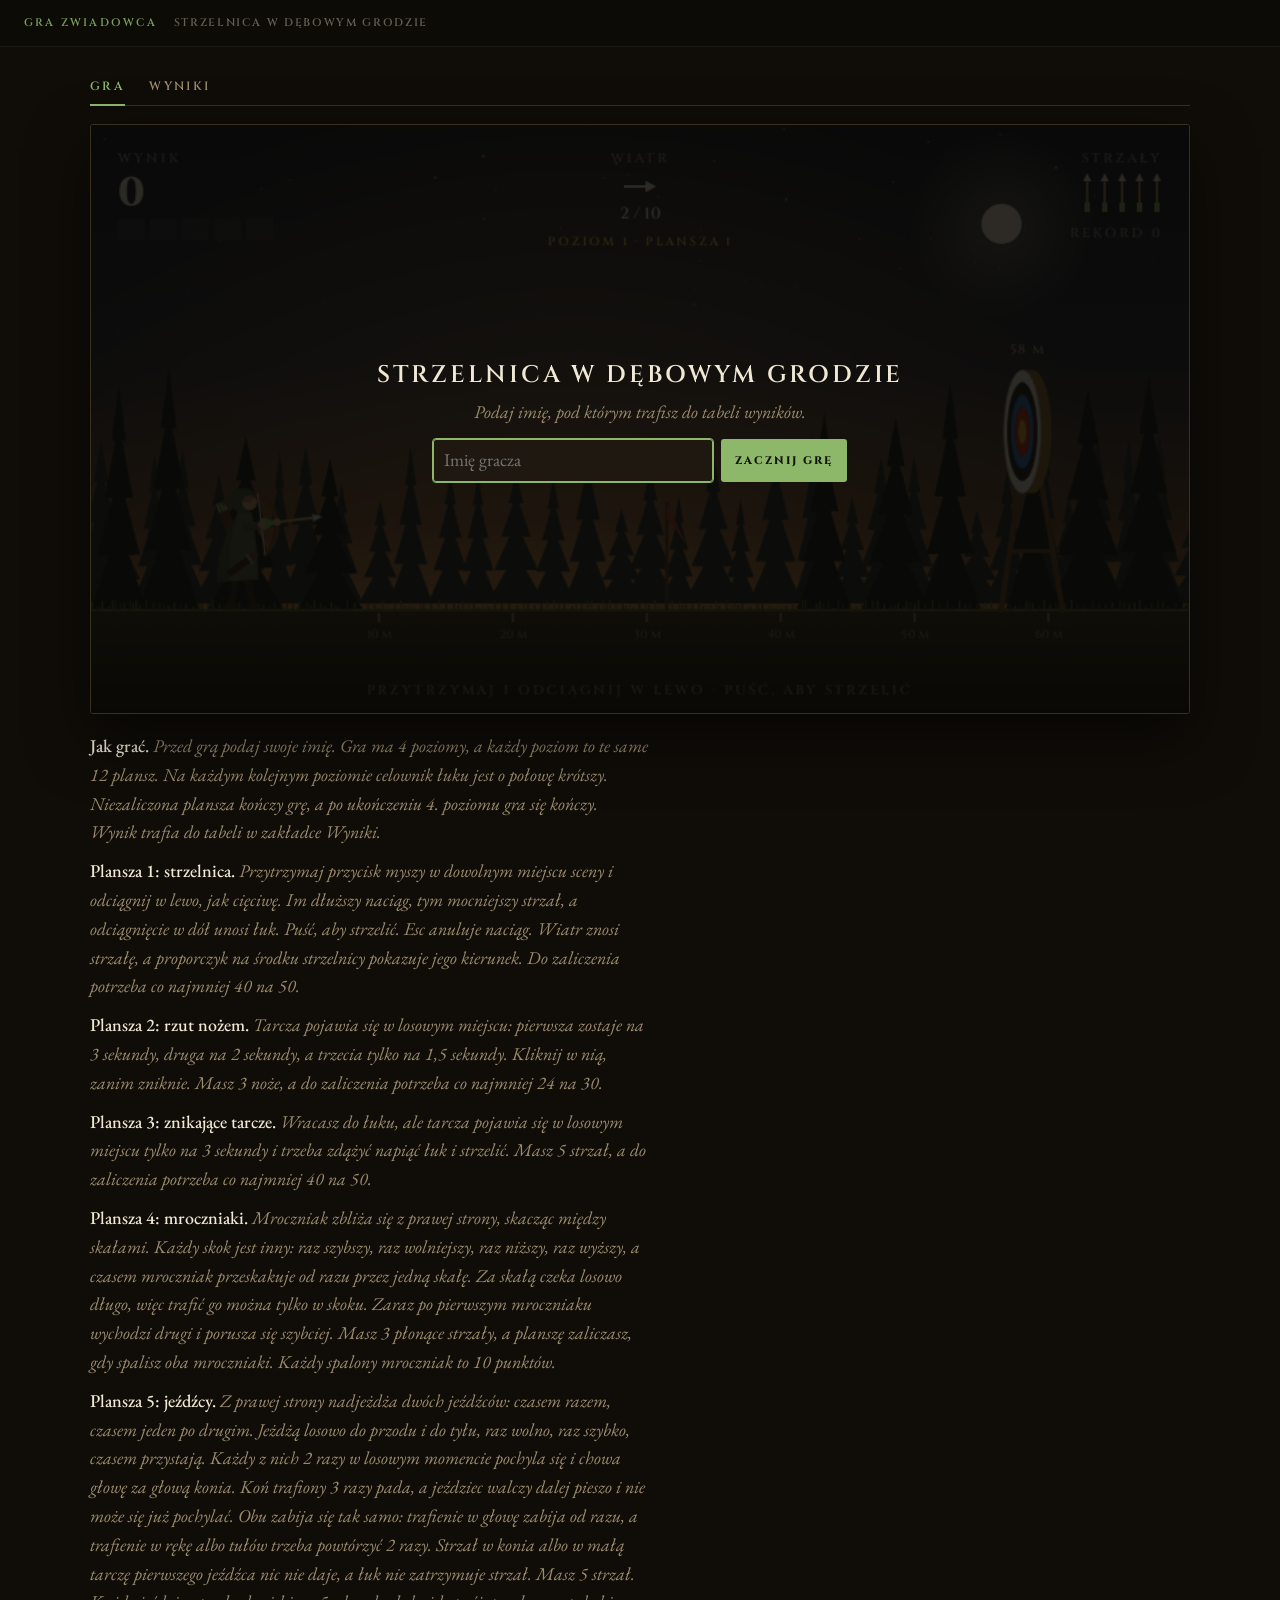
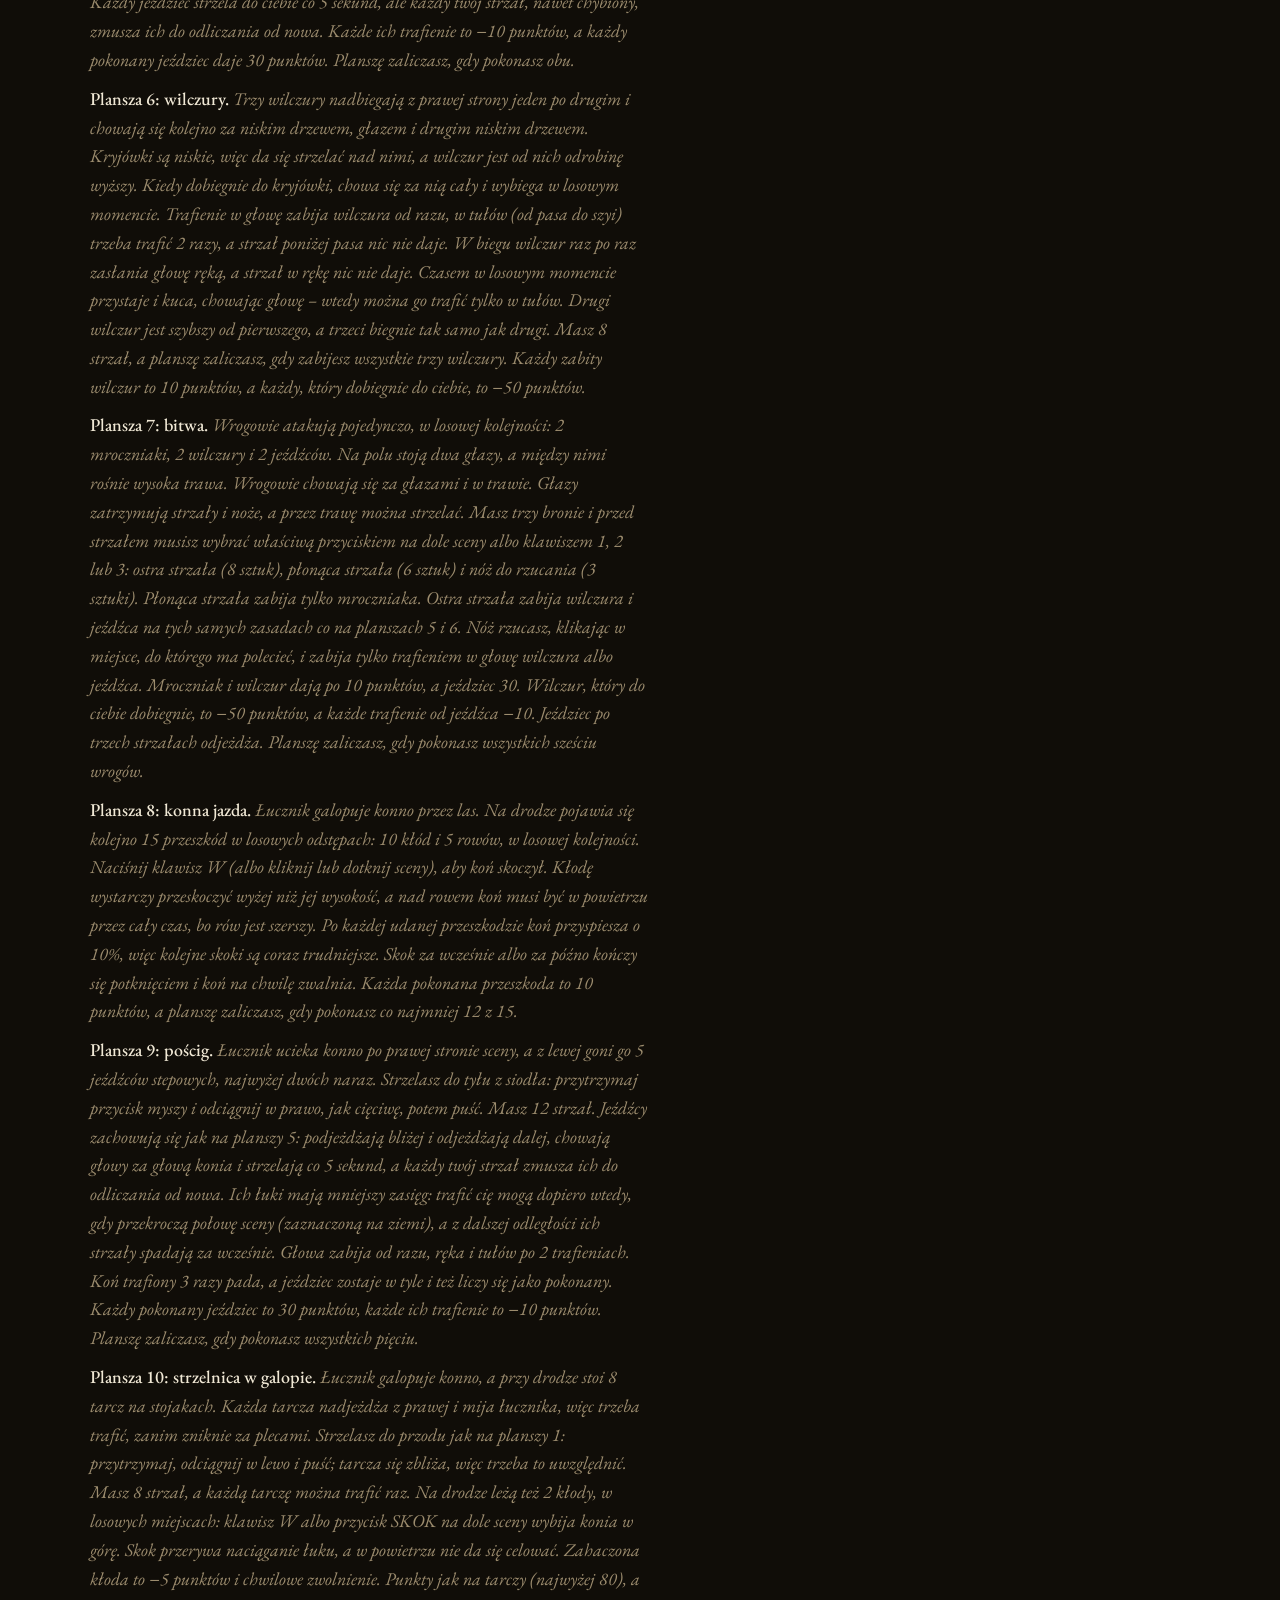
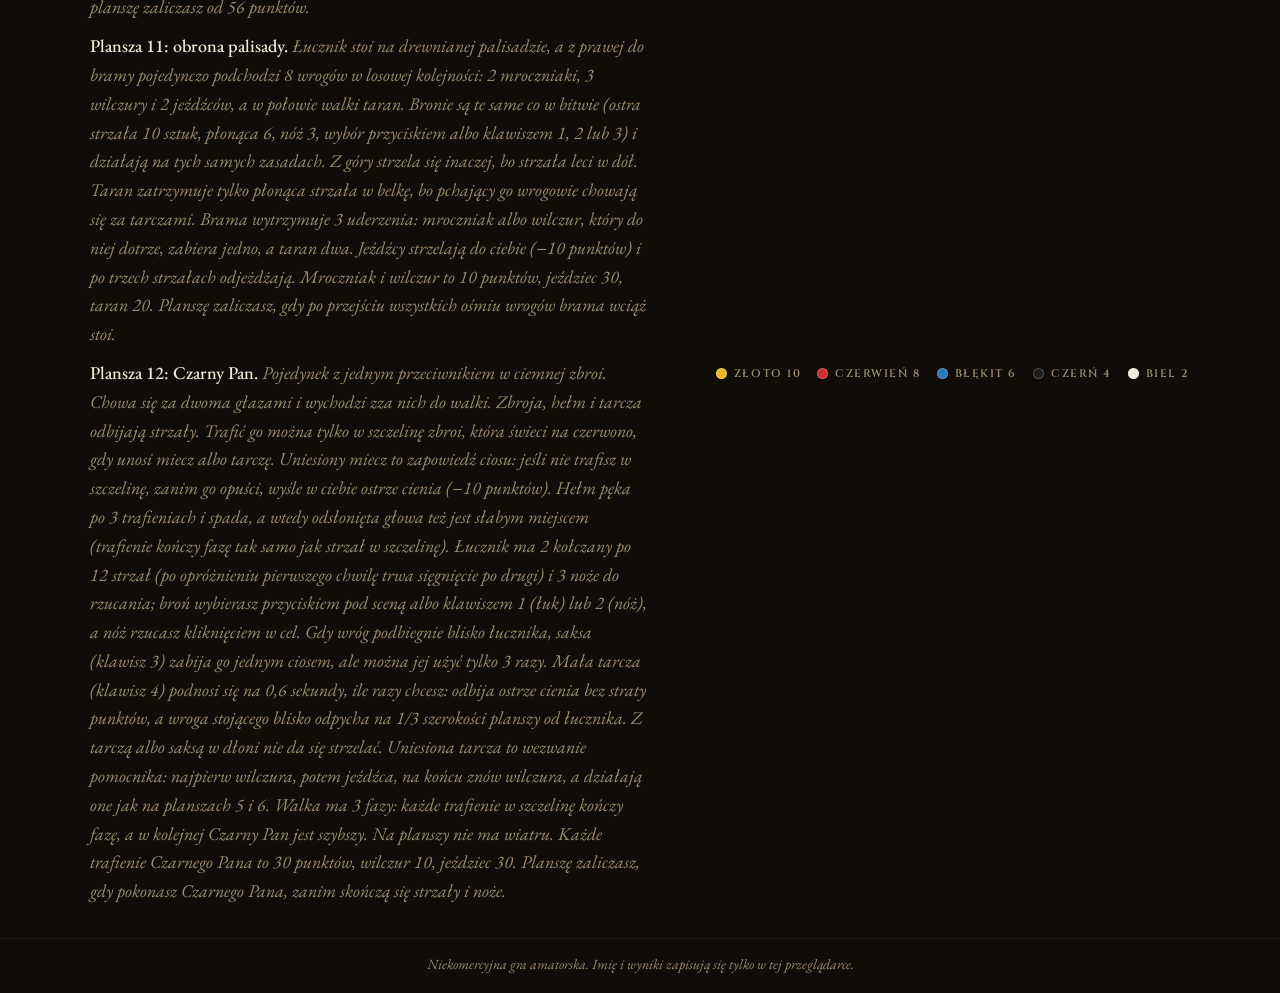
<file: index.html>
<!doctype html>
<html lang="pl">
<head>
<meta charset="utf-8">
<meta name="viewport" content="width=device-width, initial-scale=1, viewport-fit=cover">
<title>Gra Zwiadowca</title>
<meta name="description" content="Gra Zwiadowca – sprawdź swoje oko na strzelnicy w Dębowym Grodzie: strzelaj z łuku, rzucaj nożem, pal mroczniaki płonącymi strzałami, zmierz się z jeźdźcami, powstrzymaj wilczury, wygraj bitwę, przeskocz kłody i rowy, rozbij pościg, strzelaj w galopie, obroń palisadę i pokonaj Czarnego Pana.">
<link rel="icon" href="favicon.svg" type="image/svg+xml">
<link rel="preload" href="fonts/cinzel-latin.woff2" as="font" type="font/woff2" crossorigin>
<link rel="stylesheet" href="fonts/fonts.css">
<style>
/* Layout: pasek nawigacji, scena strzelnicy o stałych proporcjach, pod nią zasady i punktacja */
:root {
  --bg:         #100d08;
  --nav-bg:     #0d0b06;
  --fg:         #f0e8d5;
  --fg-muted:   #9c8c6e;
  --accent:     #8db86a;
  --rule:       #3a3020;
  --ring-gold:  #e9b928;
  --ring-red:   #cf2f2a;
  --ring-blue:  #2b78bd;
  --ring-black: #1d1d1b;
  --ring-white: #efe9da;
  --display:    'Cinzel', Georgia, serif;
  --body:       'EB Garamond', Georgia, serif;
  color-scheme: dark;
}
*, *::before, *::after { box-sizing: border-box; }
body {
  margin: 0;
  min-height: 100vh;
  display: flex;
  flex-direction: column;
  background: var(--bg);
  color: var(--fg);
  font-family: var(--body);
  font-size: 18px;
  line-height: 1.6;
}

.topnav {
  background: var(--nav-bg);
  display: flex;
  align-items: center;
  gap: 16px;
  padding-block: 14px;
  padding-left: max(24px, env(safe-area-inset-left, 0px));
  padding-right: max(24px, env(safe-area-inset-right, 0px));
  border-bottom: 1px solid rgba(255,255,255,.06);
}
.topnav a {
  color: var(--accent);
  text-decoration: none;
  font-family: var(--display);
  font-size: 11px;
  font-weight: 600;
  letter-spacing: .2em;
  text-transform: uppercase;
  display: flex;
  align-items: center;
  gap: 6px;
  opacity: .85;
}
.topnav a:hover, .topnav a:focus-visible { opacity: 1; }
.topnav a:focus-visible { outline: 1px solid var(--accent); outline-offset: 4px; }
.topnav-title {
  color: rgba(240,232,213,.38);
  font-family: var(--display);
  font-size: 11px;
  font-weight: 600;
  letter-spacing: .15em;
  text-transform: uppercase;
}

.stage {
  flex: 1;
  display: flex;
  flex-direction: column;
  align-items: center;
  justify-content: center;
  gap: 18px;
  padding-block: 24px 32px;
  padding-left: max(16px, env(safe-area-inset-left, 0px));
  padding-right: max(16px, env(safe-area-inset-right, 0px));
}
.frame, .rules {
  width: min(100%, 1100px, max(340px, calc((100vh - 220px) * 1.8636)));
  max-width: 100%;
}
.frame {
  aspect-ratio: 820 / 440;
  border: 1px solid var(--rule);
  border-radius: 3px;
  overflow: hidden;
  box-shadow: 0 24px 60px rgba(0,0,0,.55);
}
canvas {
  display: block;
  width: 100%;
  height: 100%;
  cursor: crosshair;
  touch-action: none;
  user-select: none;
  -webkit-user-select: none;
}

.rules {
  display: flex;
  flex-wrap: wrap;
  align-items: baseline;
  justify-content: space-between;
  gap: 10px 32px;
}
.rules p {
  margin: 0;
  max-width: 62ch;
  min-width: 0;
  color: var(--fg-muted);
  font-style: italic;
}
.rules p strong { color: var(--fg); font-style: normal; font-weight: 500; }
.rings {
  display: flex;
  flex-wrap: wrap;
  gap: 8px 16px;
  margin: 0;
  padding: 0;
  list-style: none;
  font-family: var(--display);
  font-size: 11px;
  font-weight: 600;
  letter-spacing: .14em;
  text-transform: uppercase;
  color: var(--fg-muted);
  font-variant-numeric: tabular-nums;
}
.rings li { display: inline-flex; align-items: center; gap: 7px; }
.rings li::before {
  content: '';
  width: 11px;
  height: 11px;
  border-radius: 50%;
  background: var(--c);
  box-shadow: inset 0 0 0 1px rgba(255,255,255,.22);
}

/* Zakładki podstron gry: Gra / Wyniki */
.subtabs {
  display: flex; gap: 24px;
  width: min(100%, 1100px, max(340px, calc((100vh - 220px) * 1.8636)));
  max-width: 100%;
  border-bottom: 1px solid var(--rule);
}
.subtabs a {
  color: var(--fg-muted); text-decoration: none; font-family: var(--display);
  font-size: 12px; font-weight: 600; letter-spacing: .2em; text-transform: uppercase;
  padding: 6px 0 8px; margin-bottom: -1px; border-bottom: 2px solid transparent;
}
.subtabs a:hover { color: var(--fg); }
.subtabs a[aria-current="page"] { color: var(--accent); border-bottom-color: var(--accent); }

/* Nakładki na scenie: imię gracza i tabela wyników */
.frame { position: relative; }
.overlay {
  position: absolute; inset: 0; display: flex; overflow: auto;
  padding: 16px; background: rgba(8,7,4,.84);
}
.overlay[hidden] { display: none; }
.panel { margin: auto; width: min(100%, 560px); text-align: center; }
.panel h2 {
  margin: 0 0 4px; font-family: var(--display); font-weight: 600;
  font-size: clamp(16px, 2.6vw, 24px); letter-spacing: .12em; text-transform: uppercase;
}
.panel p { margin: 0 0 12px; color: var(--fg-muted); font-style: italic; font-size: clamp(14px, 1.8vw, 18px); }
.name-row { display: flex; gap: 8px; justify-content: center; flex-wrap: wrap; }
.name-row input {
  flex: 1 1 180px; max-width: 280px; min-width: 0;
  background: #1e1810; color: var(--fg); border: 1px solid var(--rule); border-radius: 3px;
  font: inherit; padding: 6px 10px;
}
.name-row input:focus { outline: 1px solid var(--accent); border-color: var(--accent); }
.btn {
  background: var(--accent); color: #14140b; border: 0; border-radius: 3px; cursor: pointer;
  font-family: var(--display); font-size: 11px; font-weight: 800; letter-spacing: .18em;
  text-transform: uppercase; padding: 9px 14px; text-decoration: none; display: inline-block;
}
.btn.ghost { background: none; color: var(--accent); border: 1px solid rgba(141,184,106,.5); }
.btn:focus-visible { outline: 1px solid var(--fg); outline-offset: 3px; }
.panel .actions { display: flex; gap: 10px; justify-content: center; flex-wrap: wrap; margin-top: 12px; }
.scores { width: 100%; border-collapse: collapse; font-variant-numeric: tabular-nums; font-size: clamp(13px, 1.6vw, 16px); }
.scores th {
  font-family: var(--display); font-size: 10px; font-weight: 600; letter-spacing: .14em;
  text-transform: uppercase; color: var(--fg-muted); text-align: left; padding: 4px 8px;
  border-bottom: 1px solid var(--rule);
}
.scores td { padding: 4px 8px; text-align: left; border-bottom: 1px solid rgba(255,255,255,.05); }
.scores .num { text-align: right; }
.scores tr.me td { color: var(--ring-gold); }

@media (max-width: 640px) {
  .topnav { flex-wrap: wrap; }
  .topnav-title { display: none; }
}

/* Telefon w poziomie: mało wysokości, więc scena wypełnia ekran, a nawigacja się chowa */
@media (orientation: landscape) and (max-height: 500px) {
  .topnav { display: none; }
  .stage { padding-block: 4px 12px; gap: 4px; justify-content: flex-start; }
  .frame, .rules, .subtabs {
    width: min(100%, calc((100vh - 40px) * 1.8636));
    width: min(100%, calc((100dvh - 40px) * 1.8636));
  }
  .subtabs a { font-size: 10px; padding: 2px 0 4px; }
  .overlay { padding: 8px; }
  .panel h2 { font-size: 18px; }
  .panel p { font-size: 14px; margin-bottom: 8px; }
}

.site-footer {
  padding: 14px max(16px, env(safe-area-inset-right, 0px)) 18px max(16px, env(safe-area-inset-left, 0px));
  border-top: 1px solid rgba(255,255,255,.06);
  color: var(--fg-muted); font-size: 14px; font-style: italic; text-align: center;
}
.site-footer p { margin: 0; max-width: 70ch; margin-inline: auto; }
</style>
</head>
<body>

<nav class="topnav">
  <a href="index.html">Gra Zwiadowca</a>
  <span class="topnav-title">Strzelnica w Dębowym Grodzie</span>
</nav>

<main class="stage">
  <nav class="subtabs" aria-label="Podstrony gry">
    <a href="index.html" aria-current="page">Gra</a>
    <a href="wyniki.html">Wyniki</a>
  </nav>
  <div class="frame">
    <canvas id="scena" role="img" aria-label="Strzelnica: łucznik w kapturze po lewej, tarcza po prawej. Przytrzymaj przycisk myszy, odciągnij w lewo i puść, aby strzelić."></canvas>
    <div class="overlay" id="name-overlay">
      <form class="panel" id="name-form">
        <h2>Strzelnica w Dębowym Grodzie</h2>
        <p>Podaj imię, pod którym trafisz do tabeli wyników.</p>
        <div class="name-row">
          <input id="name-input" name="gracz" maxlength="16" autocomplete="nickname" placeholder="Imię gracza" aria-label="Imię gracza" required>
          <button class="btn" type="submit">Zacznij grę</button>
        </div>
      </form>
    </div>
    <div class="overlay" id="table-overlay" hidden>
      <div class="panel">
        <h2 id="table-title">Koniec gry</h2>
        <p id="table-sub"></p>
        <table class="scores">
          <thead><tr><th class="num">#</th><th>Gracz</th><th>Postęp</th><th class="num">Punkty</th></tr></thead>
          <tbody id="table-body"></tbody>
        </table>
        <div class="actions">
          <button class="btn" type="button" id="again-btn">Zagraj ponownie</button>
          <a class="btn ghost" href="wyniki.html">Wszystkie wyniki</a>
        </div>
      </div>
    </div>
  </div>
  <div class="rules">
    <p><strong>Jak grać.</strong> Przed grą podaj swoje imię. Gra ma 4 poziomy, a każdy poziom to te same 12 plansz. Na każdym kolejnym poziomie celownik łuku jest o połowę krótszy. Niezaliczona plansza kończy grę, a po ukończeniu 4. poziomu gra się kończy. Wynik trafia do tabeli w zakładce Wyniki.</p>
    <p><strong>Plansza 1: strzelnica.</strong> Przytrzymaj przycisk myszy w dowolnym miejscu sceny i odciągnij w lewo, jak cięciwę. Im dłuższy naciąg, tym mocniejszy strzał, a odciągnięcie w dół unosi łuk. Puść, aby strzelić. Esc anuluje naciąg. Wiatr znosi strzałę, a proporczyk na środku strzelnicy pokazuje jego kierunek. Do zaliczenia potrzeba co najmniej 40 na 50.</p>
    <p><strong>Plansza 2: rzut nożem.</strong> Tarcza pojawia się w losowym miejscu: pierwsza zostaje na 3 sekundy, druga na 2 sekundy, a trzecia tylko na 1,5 sekundy. Kliknij w nią, zanim zniknie. Masz 3 noże, a do zaliczenia potrzeba co najmniej 24 na 30.</p>
    <p><strong>Plansza 3: znikające tarcze.</strong> Wracasz do łuku, ale tarcza pojawia się w losowym miejscu tylko na 3 sekundy i trzeba zdążyć napiąć łuk i strzelić. Masz 5 strzał, a do zaliczenia potrzeba co najmniej 40 na 50.</p>
    <p><strong>Plansza 4: mroczniaki.</strong> Mroczniak zbliża się z prawej strony, skacząc między skałami. Każdy skok jest inny: raz szybszy, raz wolniejszy, raz niższy, raz wyższy, a czasem mroczniak przeskakuje od razu przez jedną skałę. Za skałą czeka losowo długo, więc trafić go można tylko w skoku. Zaraz po pierwszym mroczniaku wychodzi drugi i porusza się szybciej. Masz 3 płonące strzały, a planszę zaliczasz, gdy spalisz oba mroczniaki. Każdy spalony mroczniak to 10 punktów.</p>
    <p><strong>Plansza 5: jeźdźcy.</strong> Z prawej strony nadjeżdża dwóch jeźdźców: czasem razem, czasem jeden po drugim. Jeżdżą losowo do przodu i do tyłu, raz wolno, raz szybko, czasem przystają. Każdy z nich 2 razy w losowym momencie pochyla się i chowa głowę za głową konia. Koń trafiony 3 razy pada, a jeździec walczy dalej pieszo i nie może się już pochylać. Obu zabija się tak samo: trafienie w głowę zabija od razu, a trafienie w rękę albo tułów trzeba powtórzyć 2 razy. Strzał w konia albo w małą tarczę pierwszego jeźdźca nic nie daje, a łuk nie zatrzymuje strzał. Masz 5 strzał. Każdy jeździec strzela do ciebie co 5 sekund, ale każdy twój strzał, nawet chybiony, zmusza ich do odliczania od nowa. Każde ich trafienie to −10 punktów, a każdy pokonany jeździec daje 30 punktów. Planszę zaliczasz, gdy pokonasz obu.</p>
    <p><strong>Plansza 6: wilczury.</strong> Trzy wilczury nadbiegają z prawej strony jeden po drugim i chowają się kolejno za niskim drzewem, głazem i drugim niskim drzewem. Kryjówki są niskie, więc da się strzelać nad nimi, a wilczur jest od nich odrobinę wyższy. Kiedy dobiegnie do kryjówki, chowa się za nią cały i wybiega w losowym momencie. Trafienie w głowę zabija wilczura od razu, w tułów (od pasa do szyi) trzeba trafić 2 razy, a strzał poniżej pasa nic nie daje. W biegu wilczur raz po raz zasłania głowę ręką, a strzał w rękę nic nie daje. Czasem w losowym momencie przystaje i kuca, chowając głowę – wtedy można go trafić tylko w tułów. Drugi wilczur jest szybszy od pierwszego, a trzeci biegnie tak samo jak drugi. Masz 8 strzał, a planszę zaliczasz, gdy zabijesz wszystkie trzy wilczury. Każdy zabity wilczur to 10 punktów, a każdy, który dobiegnie do ciebie, to −50 punktów.</p>
    <p><strong>Plansza 7: bitwa.</strong> Wrogowie atakują pojedynczo, w losowej kolejności: 2 mroczniaki, 2 wilczury i 2 jeźdźców. Na polu stoją dwa głazy, a między nimi rośnie wysoka trawa. Wrogowie chowają się za głazami i w trawie. Głazy zatrzymują strzały i noże, a przez trawę można strzelać. Masz trzy bronie i przed strzałem musisz wybrać właściwą przyciskiem na dole sceny albo klawiszem 1, 2 lub 3: ostra strzała (8 sztuk), płonąca strzała (6 sztuk) i nóż do rzucania (3 sztuki). Płonąca strzała zabija tylko mroczniaka. Ostra strzała zabija wilczura i jeźdźca na tych samych zasadach co na planszach 5 i 6. Nóż rzucasz, klikając w miejsce, do którego ma polecieć, i zabija tylko trafieniem w głowę wilczura albo jeźdźca. Mroczniak i wilczur dają po 10 punktów, a jeździec 30. Wilczur, który do ciebie dobiegnie, to −50 punktów, a każde trafienie od jeźdźca −10. Jeździec po trzech strzałach odjeżdża. Planszę zaliczasz, gdy pokonasz wszystkich sześciu wrogów.</p>
    <p><strong>Plansza 8: konna jazda.</strong> Łucznik galopuje konno przez las. Na drodze pojawia się kolejno 15 przeszkód w losowych odstępach: 10 kłód i 5 rowów, w losowej kolejności. Naciśnij klawisz W (albo kliknij lub dotknij sceny), aby koń skoczył. Kłodę wystarczy przeskoczyć wyżej niż jej wysokość, a nad rowem koń musi być w powietrzu przez cały czas, bo rów jest szerszy. Po każdej udanej przeszkodzie koń przyspiesza o 10%, więc kolejne skoki są coraz trudniejsze. Skok za wcześnie albo za późno kończy się potknięciem i koń na chwilę zwalnia. Każda pokonana przeszkoda to 10 punktów, a planszę zaliczasz, gdy pokonasz co najmniej 12 z 15.</p>
    <p><strong>Plansza 9: pościg.</strong> Łucznik ucieka konno po prawej stronie sceny, a z lewej goni go 5 jeźdźców stepowych, najwyżej dwóch naraz. Strzelasz do tyłu z siodła: przytrzymaj przycisk myszy i odciągnij w prawo, jak cięciwę, potem puść. Masz 12 strzał. Jeźdźcy zachowują się jak na planszy 5: podjeżdżają bliżej i odjeżdżają dalej, chowają głowy za głową konia i strzelają co 5 sekund, a każdy twój strzał zmusza ich do odliczania od nowa. Ich łuki mają mniejszy zasięg: trafić cię mogą dopiero wtedy, gdy przekroczą połowę sceny (zaznaczoną na ziemi), a z dalszej odległości ich strzały spadają za wcześnie. Głowa zabija od razu, ręka i tułów po 2 trafieniach. Koń trafiony 3 razy pada, a jeździec zostaje w tyle i też liczy się jako pokonany. Każdy pokonany jeździec to 30 punktów, każde ich trafienie to −10 punktów. Planszę zaliczasz, gdy pokonasz wszystkich pięciu.</p>
    <p><strong>Plansza 10: strzelnica w galopie.</strong> Łucznik galopuje konno, a przy drodze stoi 8 tarcz na stojakach. Każda tarcza nadjeżdża z prawej i mija łucznika, więc trzeba trafić, zanim zniknie za plecami. Strzelasz do przodu jak na planszy 1: przytrzymaj, odciągnij w lewo i puść; tarcza się zbliża, więc trzeba to uwzględnić. Masz 8 strzał, a każdą tarczę można trafić raz. Na drodze leżą też 2 kłody, w losowych miejscach: klawisz W albo przycisk SKOK na dole sceny wybija konia w górę. Skok przerywa naciąganie łuku, a w powietrzu nie da się celować. Zahaczona kłoda to −5 punktów i chwilowe zwolnienie. Punkty jak na tarczy (najwyżej 80), a planszę zaliczasz od 56 punktów.</p>
    <p><strong>Plansza 11: obrona palisady.</strong> Łucznik stoi na drewnianej palisadzie, a z prawej do bramy pojedynczo podchodzi 8 wrogów w losowej kolejności: 2 mroczniaki, 3 wilczury i 2 jeźdźców, a w połowie walki taran. Bronie są te same co w bitwie (ostra strzała 10 sztuk, płonąca 6, nóż 3, wybór przyciskiem albo klawiszem 1, 2 lub 3) i działają na tych samych zasadach. Z góry strzela się inaczej, bo strzała leci w dół. Taran zatrzymuje tylko płonąca strzała w belkę, bo pchający go wrogowie chowają się za tarczami. Brama wytrzymuje 3 uderzenia: mroczniak albo wilczur, który do niej dotrze, zabiera jedno, a taran dwa. Jeźdźcy strzelają do ciebie (−10 punktów) i po trzech strzałach odjeżdżają. Mroczniak i wilczur to 10 punktów, jeździec 30, taran 20. Planszę zaliczasz, gdy po przejściu wszystkich ośmiu wrogów brama wciąż stoi.</p>
    <p><strong>Plansza 12: Czarny Pan.</strong> Pojedynek z jednym przeciwnikiem w ciemnej zbroi. Chowa się za dwoma głazami i wychodzi zza nich do walki. Zbroja, hełm i tarcza odbijają strzały. Trafić go można tylko w szczelinę zbroi, która świeci na czerwono, gdy unosi miecz albo tarczę. Uniesiony miecz to zapowiedź ciosu: jeśli nie trafisz w szczelinę, zanim go opuści, wyśle w ciebie ostrze cienia (−10 punktów). Hełm pęka po 3 trafieniach i spada, a wtedy odsłonięta głowa też jest słabym miejscem (trafienie kończy fazę tak samo jak strzał w szczelinę). Łucznik ma 2 kołczany po 12 strzał (po opróżnieniu pierwszego chwilę trwa sięgnięcie po drugi) i 3 noże do rzucania; broń wybierasz przyciskiem pod sceną albo klawiszem 1 (łuk) lub 2 (nóż), a nóż rzucasz kliknięciem w cel. Gdy wróg podbiegnie blisko łucznika, saksa (klawisz 3) zabija go jednym ciosem, ale można jej użyć tylko 3 razy. Mała tarcza (klawisz 4) podnosi się na 0,6 sekundy, ile razy chcesz: odbija ostrze cienia bez straty punktów, a wroga stojącego blisko odpycha na 1/3 szerokości planszy od łucznika. Z tarczą albo saksą w dłoni nie da się strzelać. Uniesiona tarcza to wezwanie pomocnika: najpierw wilczura, potem jeźdźca, na końcu znów wilczura, a działają one jak na planszach 5 i 6. Walka ma 3 fazy: każde trafienie w szczelinę kończy fazę, a w kolejnej Czarny Pan jest szybszy. Na planszy nie ma wiatru. Każde trafienie Czarnego Pana to 30 punktów, wilczur 10, jeździec 30. Planszę zaliczasz, gdy pokonasz Czarnego Pana, zanim skończą się strzały i noże.</p>
    <ul class="rings" aria-label="Punktacja tarczy">
      <li style="--c: var(--ring-gold)">Złoto 10</li>
      <li style="--c: var(--ring-red)">Czerwień 8</li>
      <li style="--c: var(--ring-blue)">Błękit 6</li>
      <li style="--c: var(--ring-black)">Czerń 4</li>
      <li style="--c: var(--ring-white)">Biel 2</li>
    </ul>
  </div>
</main>

<footer class="site-footer">
  <p>Niekomercyjna gra amatorska. Imię i wyniki zapisują się tylko w tej przeglądarce.</p>
</footer>

<script>
(() => {
const canvas = document.getElementById('scena');
const ctx = canvas.getContext('2d');

const W = 820, H = 440, GY = 362;
const STEP = 1000 / 60;
const GRAV = 0.26, MAX_SPEED = 19, MAX_DRAG = 150, WIND_MAX = 0.12;
const SHOTS = 5, ARROW_LEN = 46, ARM = 24, DRAW = 30;
const ARCHER_X = 112, SHOULDER = { x: ARCHER_X + 3, y: GY - 62 };
const PX_PER_M = 10;
const BEST_KEY = 'zwiadowcy-strzelnica-rekord';
const KNIFE_BEST_KEY = 'zwiadowcy-noze-rekord';
const KNIVES = 3, SHOW_FRAMES = [180, 120, 90], KNIFE_SPEED = 22, SHIELD_R = 34;
const LVL3_BEST_KEY = 'zwiadowcy-znikajace-rekord';
const LVL3_SHOW = 180, LVL2_TO_3 = 24;
const LVL4_BEST_KEY = 'zwiadowcy-kalkary-rekord';
const LVL3_TO_4 = 40, KALKARS = 2, FIRE_ARROWS = 3, JUMP_FRAMES = [120, 80], JUMP_H = 55;
const PREVIEW_STEPS = 24, MAX_TIER = 4, BOARDS = 12;
const LVL5_BEST_KEY = 'zwiadowcy-temudzein-rekord';
const RIDER_ARROWS = 5, RIDERS = 2, ENEMY_EVERY = 300, ENEMY_HIT = 0.7, ENEMY_DMG = 10, KILL_PTS = 30;
const LVL6_BEST_KEY = 'zwiadowcy-wargale-rekord';
const WARGALS = 3, WARG_ARROWS = 8, WARG_PTS = 10, WARG_DMG = 50, WARG_SPEEDS = [1.7, 2.1, 2.1];
// Kryjówki od prawej: niskie drzewo, głaz, niskie drzewo. Są niskie, więc da się nad nimi strzelać.
const LOW_RX = 46, LOW_RY = 80;
const COVERS = [['tree', 750], ['rock', 570], ['tree', 390]].map(([kind, x], n) => {
  const r = rng(53 + n);
  return { kind, x, b: Array.from({ length: 13 }, () => r() * 0.07) };
});
// Trasa wilczura: zza prawej krawędzi, od kryjówki do kryjówki i prosto na łucznika.
const WARG_PATH = [W + 50, ...COVERS.map(c => c.x), ARCHER_X + 40];
const TEST_BOARD = readTestBoard();
const RESULTS_KEY = 'zwiadowcy-wyniki', NAME_KEY = 'zwiadowcy-gracz';
const ROCK_RX = 52, ROCK_RY = 84;
const ROCKS = [770, 625, 480, 340].map((x, n) => {
  const r = rng(31 + n);
  return { x, b: Array.from({ length: 13 }, () => r() * 0.07) };
});
const HAND = { x: SHOULDER.x + ARM, y: SHOULDER.y };
const RINGS = [
  { f: 1.0, pts: 2,  fill: '#efe9da', edge: '#b7ae9c' },
  { f: 0.8, pts: 4,  fill: '#1d1d1b', edge: '#45433d' },
  { f: 0.6, pts: 6,  fill: '#2b78bd', edge: '#1d5a91' },
  { f: 0.4, pts: 8,  fill: '#cf2f2a', edge: '#a2231f' },
  { f: 0.2, pts: 10, fill: '#e9b928', edge: '#b98e15' },
];
const INK = '#f0e8d5', DIM = 'rgba(240,232,213,.5)', GOLD = '#f2c94c', MISS = '#e07a5f';
const SKIN = '#d2a47c', SLEEVE = '#4e5a42';
const calm = matchMedia('(prefers-reduced-motion: reduce)').matches;

const dpr = Math.min(window.devicePixelRatio || 1, 2);
canvas.width = W * dpr;
canvas.height = H * dpr;
ctx.setTransform(dpr, 0, 0, dpr, 0, 0);
const bg = document.createElement('canvas');
bg.width = W * dpr;
bg.height = H * dpr;

let phase = 'ready', score = 0, shots = [], wind = 0, windLevel = 0;
let target = null, arrow = null, drag = null, lastAng = -0.12;
let timer = 0, popup = null, pulse = null, tick = 0;
let best = loadBest(BEST_KEY), bestK = loadBest(KNIFE_BEST_KEY), best3 = loadBest(LVL3_BEST_KEY), newRecord = false;
let level = 1, unlocked = false, shield = null, knife = null;
let tier = 1;
let playerName = '', total = 0, gameOver = false, started = false, lastEntry = null;
let riders = [], enemyArrows = [], hurt = 0, best5 = loadBest(LVL5_BEST_KEY);
let kal = null, kalIndex = 0, kalDelay = 0, kalStatus = [], best4 = loadBest(LVL4_BEST_KEY);
let warg = null, wargIndex = 0, wargDelay = 0, wargStatus = [], best6 = loadBest(LVL6_BEST_KEY);

function loadBest(key) { try { return Number(localStorage.getItem(key)) || 0; } catch { return 0; } }
function saveBest(key, v) { if (TEST_BOARD) return; try { localStorage.setItem(key, String(v)); } catch {} }

// Ukryty tryb testowy: index.html?test=N (lub /test/N na GitHub Pages przez 404.html) od razu
// uruchamia planszę N na poziomie 1, bez imienia i bez zapisu wyników ani rekordów.
function readTestBoard() {
  const m = location.search.match(/[?&]test=(\d+)/) || location.hash.match(/^#\/?test\/(\d+)/) ||
    location.pathname.match(/\/test\/(\d+)\/?$/);
  const n = m ? Number(m[1]) : 0;
  return n >= 1 && n <= BOARDS ? n : 0;
}

function startBoard(n) {
  tier = 1;
  total = 0;
  gameOver = false;
  [newGame, startKnives, startLevel3, startLevel4, startLevel5, startLevel6, startLevel7, startLevel8, startLevel9, startLevel10, startLevel11, startLevel12][n - 1]();
}

/* ── Tło (rysowane raz) ─────────────────────────── */

function rng(seed) {
  return () => {
    seed = (seed + 0x6D2B79F5) | 0;
    let t = Math.imul(seed ^ (seed >>> 15), 1 | seed);
    t = (t + Math.imul(t ^ (t >>> 7), 61 | t)) ^ t;
    return ((t ^ (t >>> 14)) >>> 0) / 4294967296;
  };
}

function fir(c, x, base, h, w) {
  const tiers = 4;
  c.beginPath();
  c.moveTo(x, base - h);
  for (let i = 1; i <= tiers; i++) {
    const y = base - h + h * i / tiers, hw = w * i / tiers / 2;
    c.lineTo(x + hw, y);
    if (i < tiers) c.lineTo(x + hw * 0.45, y);
  }
  for (let i = tiers; i >= 1; i--) {
    const y = base - h + h * i / tiers, hw = w * i / tiers / 2;
    if (i < tiers) c.lineTo(x - hw * 0.45, y);
    c.lineTo(x - hw, y);
  }
  c.closePath();
  c.fill();
}

function paintBackground() {
  const c = bg.getContext('2d');
  c.setTransform(dpr, 0, 0, dpr, 0, 0);
  const r = rng(7);
  paintSky(c, r);

  c.fillStyle = '#26302f';
  for (let x = -10; x < W + 20; x += 16 + r() * 14) fir(c, x, GY - 4, 60 + r() * 70, 26 + r() * 18);
  c.fillStyle = '#151b17';
  for (let x = -20; x < W + 30; x += 34 + r() * 40) {
    if (x > 180 && x < 520) continue;
    fir(c, x, GY + 2, 110 + r() * 80, 40 + r() * 24);
  }

  const ground = c.createLinearGradient(0, GY, 0, H);
  ground.addColorStop(0, '#34351f');
  ground.addColorStop(1, '#14140b');
  c.fillStyle = ground;
  c.fillRect(0, GY, W, H - GY);
  c.fillStyle = '#56652f';
  c.fillRect(0, GY, W, 2);
  for (let x = 0; x < W; x += 2 + r() * 4) {
    const h = 2 + r() * 6;
    c.fillStyle = r() < 0.5 ? '#5d6d33' : '#45522a';
    c.fillRect(x, GY - h + 1, 1.2, h);
  }

  c.font = '600 9px Cinzel, Georgia, serif';
  c.textAlign = 'center';
  c.fillStyle = 'rgba(240,232,213,.38)';
  for (let m = 10; SHOULDER.x + m * PX_PER_M < W - 20; m += 10) {
    const x = SHOULDER.x + m * PX_PER_M;
    c.fillRect(x - 1, GY + 3, 2, 7);
    c.fillText(m + ' m', x, GY + 22);
  }
}

// Niebo, gwiazdy i księżyc: wspólne dla strzelnicy i konnej jazdy (tam las i ziemia się przesuwają).
function paintSky(c, r) {
  const sky = c.createLinearGradient(0, 0, 0, GY);
  sky.addColorStop(0, '#121a26');
  sky.addColorStop(0.5, '#2a2e3b');
  sky.addColorStop(0.82, '#6b4a33');
  sky.addColorStop(1, '#b97d40');
  c.fillStyle = sky;
  c.fillRect(0, 0, W, GY);

  const glow = c.createRadialGradient(360, GY, 10, 360, GY, 420);
  glow.addColorStop(0, 'rgba(240,170,90,.35)');
  glow.addColorStop(1, 'rgba(240,170,90,0)');
  c.fillStyle = glow;
  c.fillRect(0, 0, W, GY);

  for (let i = 0; i < 46; i++) {
    const x = r() * W, y = r() * GY * 0.45, s = r() < 0.15 ? 1.6 : 1;
    c.fillStyle = `rgba(255,250,235,${0.2 + 0.5 * (1 - y / (GY * 0.45))})`;
    c.fillRect(x, y, s, s);
  }

  const mx = 680, my = 74;
  const halo = c.createRadialGradient(mx, my, 4, mx, my, 70);
  halo.addColorStop(0, 'rgba(250,240,215,.28)');
  halo.addColorStop(1, 'rgba(250,240,215,0)');
  c.fillStyle = halo;
  c.fillRect(mx - 70, my - 70, 140, 140);
  c.fillStyle = '#f3ead2';
  c.beginPath(); c.arc(mx, my, 15, 0, Math.PI * 2); c.fill();
}

/* ── Elementy sceny ─────────────────────────────── */

function label(text, x, y, align, color, size = 10, weight = 600, track = '0px') {
  ctx.font = `${weight} ${size}px Cinzel, Georgia, serif`;
  ctx.fillStyle = color;
  if ('letterSpacing' in ctx) ctx.letterSpacing = track;
  if (mirrored) {
    // Plansza 9 jest rysowana w lustrzanym odbiciu, ale napisy muszą zostać czytelne.
    ctx.save();
    ctx.translate(x, 0);
    ctx.scale(-1, 1);
    ctx.textAlign = align === 'left' ? 'right' : align === 'right' ? 'left' : align;
    ctx.fillText(text, 0, y);
    ctx.restore();
  } else {
    ctx.textAlign = align;
    ctx.fillText(text, x, y);
  }
  if ('letterSpacing' in ctx) ctx.letterSpacing = '0px';
}

function drawPennant() {
  const px = 430, top = GY - 78;
  ctx.strokeStyle = '#5b4026';
  ctx.lineWidth = 2.5;
  ctx.beginPath(); ctx.moveTo(px, GY + 1); ctx.lineTo(px, top - 2); ctx.stroke();
  const s = wind / WIND_MAX, dir = s < 0 ? -1 : 1;
  const flutter = calm ? 0 : Math.sin(tick * 0.18) * 0.07 * (0.4 + Math.abs(s));
  const phi = Math.min(1.25, (1 - Math.abs(s)) * 1.3) + flutter;
  ctx.fillStyle = '#b5432e';
  ctx.beginPath();
  ctx.moveTo(px, top);
  ctx.lineTo(px + dir * 30 * Math.cos(phi), top + 4 + 30 * Math.sin(phi));
  ctx.lineTo(px, top + 10);
  ctx.closePath();
  ctx.fill();
}

function drawTarget(t) {
  ctx.save();
  if (t.total && !calm) ctx.globalAlpha = Math.min(1, (t.total - t.left) / 10);
  drawTargetBody(t);
  ctx.restore();
  if (t.total && !t.hit && phase !== 'over') {
    const frac = t.left / t.total, urgent = t.left < t.total / 3, w = 60, y = t.y - t.r - 34;
    ctx.fillStyle = 'rgba(240,232,213,.15)';
    ctx.fillRect(t.x + 4 - w / 2, y, w, 4);
    ctx.fillStyle = urgent ? MISS : '#8db86a';
    ctx.fillRect(t.x + 4 - w / 2, y, w * frac, 4);
    label((t.left / 60).toFixed(1).replace('.', ',') + ' s', t.x + 4, y - 6, 'center', urgent ? MISS : 'rgba(240,232,213,.7)', 10, 600, '1px');
  }
}

function drawTargetBody(t) {
  const rx = t.r * 0.3;
  const yb = (t.y + t.r + GY) / 2, f = (yb - t.y) / (GY - t.y);
  ctx.lineCap = 'round';
  ctx.strokeStyle = '#6b4a2a';
  ctx.lineWidth = 4;
  ctx.beginPath();
  ctx.moveTo(t.x + 4, t.y); ctx.lineTo(t.x - 16, GY + 1);
  ctx.moveTo(t.x + 8, t.y); ctx.lineTo(t.x + 30, GY + 1);
  ctx.stroke();
  ctx.lineWidth = 3;
  ctx.beginPath(); ctx.moveTo(t.x + 4 - 20 * f, yb); ctx.lineTo(t.x + 8 + 22 * f, yb); ctx.stroke();

  ctx.fillStyle = '#8d6e34';
  ctx.beginPath(); ctx.ellipse(t.x + 8, t.y, rx, t.r, 0, 0, Math.PI * 2); ctx.fill();
  ctx.fillRect(t.x, t.y - t.r, 8, t.r * 2);

  for (const ring of RINGS) {
    ctx.beginPath();
    ctx.ellipse(t.x, t.y, rx * ring.f, t.r * ring.f, 0, 0, Math.PI * 2);
    ctx.fillStyle = ring.fill;
    ctx.fill();
    ctx.strokeStyle = ring.edge;
    ctx.lineWidth = 0.8;
    ctx.stroke();
  }
  label(`${Math.round((t.x - SHOULDER.x) / PX_PER_M)} m`, t.x + 4, t.y - t.r - 12, 'center', 'rgba(240,232,213,.6)', 10, 600, '1px');
}

function drawArrowShape(buried, fire = level === 4) {
  const L = ARROW_LEN;
  ctx.lineCap = 'butt';
  ctx.strokeStyle = '#c9a063';
  ctx.lineWidth = 1.8;
  ctx.beginPath(); ctx.moveTo(-L, 0); ctx.lineTo(buried ? 0 : -6, 0); ctx.stroke();
  if (!buried) {
    ctx.fillStyle = '#d9dde0';
    ctx.beginPath(); ctx.moveTo(0, 0); ctx.lineTo(-8, -3); ctx.lineTo(-6.5, 0); ctx.lineTo(-8, 3); ctx.closePath(); ctx.fill();
  }
  ctx.fillStyle = '#8db86a';
  for (const s of [-1, 1]) {
    ctx.beginPath();
    ctx.moveTo(-L + 13, 0); ctx.lineTo(-L + 2, 4.5 * s); ctx.lineTo(-L - 1, 4.5 * s); ctx.lineTo(-L + 1, 0);
    ctx.closePath(); ctx.fill();
  }
  if (fire) drawFlame(buried ? -3 : -1, 0, buried ? 0.7 : 1);
}

function drawFlame(x, y, s) {
  const f = calm ? 0 : Math.sin(tick * 0.9 + x * 3) * 0.2 + Math.sin(tick * 1.7) * 0.1;
  ctx.save();
  ctx.shadowColor = 'rgba(255,140,40,.9)';
  ctx.shadowBlur = 10 * s;
  ctx.fillStyle = 'rgba(255,120,30,.9)';
  ctx.beginPath(); ctx.ellipse(x - 6 * s, y, 9 * s * (1 + f), 3.6 * s, 0, 0, Math.PI * 2); ctx.fill();
  ctx.shadowBlur = 0;
  ctx.fillStyle = 'rgba(255,225,130,.95)';
  ctx.beginPath(); ctx.ellipse(x - 4 * s, y, 4.5 * s, 1.8 * s, 0, 0, Math.PI * 2); ctx.fill();
  ctx.restore();
}

function bowGeom(pull) {
  const R = 28 - pull * 6, th = 0.95 + pull * 0.25, cx = ARM - R;
  const tipX = cx + R * Math.cos(th), tipY = R * Math.sin(th);
  return { R, th, cx, tipX, tipY, nockX: tipX - pull * DRAW };
}

function drawArcher(ang, pull, nocked) {
  ctx.save();
  ctx.translate(ARCHER_X, GY);
  ctx.lineCap = 'round';
  ctx.lineJoin = 'round';

  ctx.save();
  ctx.translate(-8, -60);
  ctx.rotate(-0.38);
  ctx.fillStyle = '#5c3b1f';
  ctx.fillRect(-4, -14, 8, 28);
  ctx.fillStyle = '#8db86a';
  for (const dx of [-2.5, 0, 2.5]) ctx.fillRect(dx - 1, -21, 2, 7);
  ctx.restore();

  ctx.strokeStyle = '#2f2b21';
  ctx.lineWidth = 5;
  ctx.beginPath(); ctx.moveTo(-2, -30); ctx.lineTo(-8, -2); ctx.moveTo(3, -30); ctx.lineTo(9, -2); ctx.stroke();
  ctx.fillStyle = '#3d2b19';
  ctx.fillRect(-12, -4, 9, 4);
  ctx.fillRect(6, -4, 9, 4);

  ctx.fillStyle = '#566349';
  ctx.beginPath();
  ctx.moveTo(-2, -73); ctx.quadraticCurveTo(-19, -44, -18, -20);
  ctx.lineTo(13, -22); ctx.quadraticCurveTo(12, -50, 8, -72);
  ctx.closePath(); ctx.fill();
  ctx.fillStyle = 'rgba(0,0,0,.2)';
  ctx.beginPath();
  ctx.moveTo(-2, -73); ctx.quadraticCurveTo(-19, -44, -18, -20);
  ctx.lineTo(-9, -21); ctx.quadraticCurveTo(-11, -46, -2, -73);
  ctx.closePath(); ctx.fill();

  // Saksa w pochwie przy pasie; na planszy 12 łucznik może ją wyciągnąć.
  ctx.save();
  ctx.translate(6, -37);
  ctx.rotate(0.95);
  ctx.fillStyle = '#3a2716';
  ctx.fillRect(-2.5, 0, 5, 19);
  if (!saxeDrawn()) {
    ctx.fillStyle = '#6b4a2a';
    ctx.fillRect(-2, -8, 4, 8);
    ctx.fillStyle = '#8a8f96';
    ctx.fillRect(-4.5, -1.5, 9, 2);
  }
  ctx.restore();

  ctx.fillStyle = '#4a5640';
  ctx.beginPath(); ctx.arc(2, -81, 9.5, 0, Math.PI * 2); ctx.fill();
  ctx.beginPath(); ctx.moveTo(-5, -88); ctx.lineTo(-15, -79); ctx.lineTo(-6, -74); ctx.closePath(); ctx.fill();
  ctx.fillStyle = SKIN;
  ctx.beginPath(); ctx.arc(6.5, -79.5, 5.5, 0, Math.PI * 2); ctx.fill();
  ctx.fillStyle = 'rgba(0,0,0,.25)';
  ctx.beginPath(); ctx.arc(6.5, -79.5, 5.5, Math.PI * 1.05, Math.PI * 1.75); ctx.lineTo(6.5, -79.5); ctx.closePath(); ctx.fill();

  ctx.translate(3, -62);
  ctx.rotate(ang);
  const g = bowGeom(pull);
  ctx.strokeStyle = SLEEVE;
  ctx.lineWidth = 4.5;
  ctx.beginPath(); ctx.moveTo(0, 0); ctx.lineTo(ARM - 3, 0); ctx.stroke();
  ctx.strokeStyle = '#7a4a20';
  ctx.lineWidth = 3;
  ctx.beginPath(); ctx.arc(g.cx, 0, g.R, -g.th, g.th); ctx.stroke();
  ctx.strokeStyle = 'rgba(240,232,213,.85)';
  ctx.lineWidth = 1;
  ctx.beginPath(); ctx.moveTo(g.tipX, -g.tipY); ctx.lineTo(g.nockX, 0); ctx.lineTo(g.tipX, g.tipY); ctx.stroke();
  if (nocked) {
    ctx.save();
    ctx.translate(g.nockX + ARROW_LEN, 0);
    drawArrowShape(false, level === 4 || (isBattle() && battle.weapon === 'fire'));
    ctx.restore();
  }
  ctx.fillStyle = SKIN;
  ctx.beginPath(); ctx.arc(ARM, 0, 2.8, 0, Math.PI * 2); ctx.fill();
  ctx.strokeStyle = SLEEVE;
  ctx.lineWidth = 4.5;
  ctx.beginPath(); ctx.moveTo(0, 1); ctx.lineTo(Math.min(g.nockX, 2) - 8 * pull, 3 - 5 * pull); ctx.lineTo(g.nockX - 1, 0.5); ctx.stroke();
  ctx.fillStyle = SKIN;
  ctx.beginPath(); ctx.arc(g.nockX, 0.5, 2.6, 0, Math.PI * 2); ctx.fill();
  ctx.restore();
}

function drawArrow(a) {
  const tr = a.trail;
  if (tr.length > 2) {
    ctx.strokeStyle = level === 4 || a.fire ? 'rgba(255,150,60,.3)' : 'rgba(240,232,213,.16)';
    ctx.lineWidth = 1;
    ctx.beginPath();
    ctx.moveTo(tr[0], tr[1]);
    for (let i = 2; i < tr.length; i += 2) ctx.lineTo(tr[i], tr[i + 1]);
    ctx.lineTo(a.x, a.y);
    ctx.stroke();
  }
  ctx.save();
  ctx.translate(a.x, a.y);
  ctx.rotate(Math.atan2(a.vy, a.vx));
  drawArrowShape(a.stuck, level === 4 || !!a.fire);
  ctx.restore();
}

function drawPreview(ang, pull) {
  const reach = bowGeom(pull).nockX + ARROW_LEN;
  const sh = shoulderPt();
  let x = sh.x + Math.cos(ang) * reach, y = sh.y + Math.sin(ang) * reach;
  const vx = Math.cos(ang) * pull * MAX_SPEED;
  let vy = Math.sin(ang) * pull * MAX_SPEED;
  // Każdy kolejny poziom skraca celownik o połowę.
  const steps = Math.round(PREVIEW_STEPS / 2 ** (tier - 1));
  for (let i = 1; i <= steps; i++) {
    vy += GRAV; x += vx; y += vy;
    if (y > GY) break;
    if (i % 2 === 0) {
      ctx.fillStyle = `rgba(190,226,150,${0.95 - i * 0.026})`;
      ctx.beginPath(); ctx.arc(x, y, 2.4, 0, Math.PI * 2); ctx.fill();
    }
  }
}

function drawPower(pull) {
  const x = ARCHER_X - 34, y = GY + 26, w = 68;
  label('NACIĄG', ARCHER_X, GY + 19, 'center', DIM, 9, 600, '2px');
  ctx.fillStyle = 'rgba(240,232,213,.12)';
  ctx.fillRect(x, y, w, 4);
  ctx.fillStyle = pull > 0.92 ? '#e0a050' : '#8db86a';
  ctx.fillRect(x, y, w * pull, 4);
}

function drawFx() {
  if (pulse) {
    const p = pulse.t / 30;
    ctx.strokeStyle = `rgba(255,226,140,${1 - p})`;
    ctx.lineWidth = 1.5;
    ctx.beginPath(); ctx.ellipse(pulse.x, pulse.y, 4 + p * 10, 6 + p * 26, 0, 0, Math.PI * 2); ctx.stroke();
  }
  if (popup) {
    const hit = popup.pts > 0;
    const text = popup.text || (hit ? '+' + popup.pts : 'Pudło');
    const x = Math.max(50, Math.min(W - 50, popup.x)), y = popup.y - popup.t / 75 * 24;
    ctx.save();
    ctx.globalAlpha = popup.t < 50 ? 1 : Math.max(0, 1 - (popup.t - 50) / 25);
    ctx.font = `800 ${hit ? 26 : 20}px Cinzel, Georgia, serif`;
    ctx.textAlign = 'center';
    ctx.lineWidth = 4;
    ctx.lineJoin = 'round';
    ctx.strokeStyle = 'rgba(10,8,4,.85)';
    ctx.fillStyle = popup.color || (hit ? (popup.pts === 10 ? GOLD : INK) : MISS);
    ctx.strokeText(text, x, y);
    ctx.fillText(text, x, y);
    ctx.restore();
  }
}

function drawHud() {
  const k4 = level === 4, k5 = level === 5, k6 = level === 6, k7 = isBattle();
  // W bitwie zapas broni pokazują przyciski na dole sceny, więc tu nie rysujemy strzał.
  const n = k4 ? FIRE_ARROWS : k5 ? RIDER_ARROWS : k6 ? WARG_ARROWS : k7 ? 0 : SHOTS;
  label(k4 ? 'MROCZNIAKI' : 'WYNIK', 20, 28, 'left', DIM, 10, 600, '2px');
  label(String(score), 20, 60, 'left', score < 0 ? MISS : INK, 30, 800);
  for (let i = 0; i < (k4 ? KALKARS : k6 ? WARGALS : k7 ? battle.total : n); i++) {
    const x = 20 + i * 24;
    if (k7) {
      // Pokonani wrogowie na złoto, ci, którzy się przedarli, na czerwono.
      const e = battle.log[i];
      ctx.fillStyle = 'rgba(240,232,213,.08)';
      ctx.fillRect(x, 70, 20, 16);
      if (e) label(FOE_LETTER[e.type], x + 10, 82, 'center', e.status === 'dead' ? GOLD : MISS, 10, 700);
      continue;
    }
    const v = k4 ? (kalStatus[i] ? (kalStatus[i] === 'dead' ? 1 : 0) : undefined)
      : k6 ? (wargStatus[i] ? (wargStatus[i] === 'dead' ? WARG_PTS : -WARG_DMG) : undefined)
      : shots[i];
    ctx.fillStyle = 'rgba(240,232,213,.08)';
    ctx.fillRect(x, 70, 20, 16);
    if (v !== undefined) label(String(v), x + 10, 82, 'center', v > 0 ? (v >= 10 || k4 ? GOLD : INK) : MISS, v < -9 ? 9 : 10, 600);
  }

  const cx = W / 2, lvl = Math.abs(windLevel);
  label('WIATR', cx, 28, 'center', DIM, 10, 600, '2px');
  if (lvl) {
    const len = 14 + lvl * 5, d = windLevel > 0 ? 1 : -1, y = 46;
    ctx.strokeStyle = ctx.fillStyle = lvl >= 7 ? '#e0a050' : INK;
    ctx.lineWidth = 2;
    ctx.beginPath(); ctx.moveTo(cx - d * len / 2, y); ctx.lineTo(cx + d * (len / 2 - 6), y); ctx.stroke();
    ctx.beginPath();
    ctx.moveTo(cx + d * len / 2, y); ctx.lineTo(cx + d * (len / 2 - 8), y - 4.5); ctx.lineTo(cx + d * (len / 2 - 8), y + 4.5);
    ctx.closePath(); ctx.fill();
  }
  label(lvl ? `${lvl} / 10` : 'cisza', cx, 70, 'center', INK, 12, 600);
  label(progressLabel(), cx, 90, 'center', GOLD, 9, 600, '2px');

  if (!k7) label(k4 ? 'PŁONĄCE STRZAŁY' : 'STRZAŁY', W - 20, 28, 'right', DIM, 10, 600, '2px');
  const left = n - shots.length - (phase === 'flight' ? 1 : 0);
  for (let i = 0; i < n; i++) {
    const x = W - 24 - i * 13, on = i < left, off = 'rgba(240,232,213,.15)';
    ctx.strokeStyle = on ? '#c9a063' : off;
    ctx.lineWidth = 1.6;
    ctx.beginPath(); ctx.moveTo(x, 40); ctx.lineTo(x, 64); ctx.stroke();
    ctx.fillStyle = on ? '#8db86a' : off;
    ctx.fillRect(x - 2, 58, 4, 7);
    ctx.fillStyle = on ? '#d9dde0' : off;
    ctx.beginPath(); ctx.moveTo(x, 36); ctx.lineTo(x - 3, 42); ctx.lineTo(x + 3, 42); ctx.closePath(); ctx.fill();
    if (k4 && on) { ctx.save(); ctx.translate(x, 37); ctx.rotate(Math.PI / 2); drawFlame(0, 0, 0.7); ctx.restore(); }
  }
  label(`REKORD ${k4 ? best4 : k5 ? best5 : k6 ? best6 : k7 ? (level === 11 ? best11 : best7) : level === 3 ? best3 : best}`, W - 20, k7 ? 28 : 84, 'right', DIM, 10, 600, '2px');
  if (level >= 3) label(['PLANSZA 3 · ZNIKAJĄCE TARCZE', 'PLANSZA 4 · MROCZNIAKI', 'PLANSZA 5 · JEŹDŹCY', 'PLANSZA 6 · WILCZURY', 'PLANSZA 7 · BITWA', 'PLANSZA 8 · KONNA JAZDA', 'PLANSZA 9 · POŚCIG', 'PLANSZA 10 · STRZELNICA W GALOPIE', 'PLANSZA 11 · OBRONA PALISADY', 'PLANSZA 12 · CZARNY PAN'][level - 3], 20, 106, 'left', DIM, 9, 600, '2px');
}

function progressLabel() {
  return `${playerName ? playerName.toUpperCase() + ' · ' : ''}POZIOM ${tier} · PLANSZA ${level}`;
}

/* ── Poziom 2: noże ─────────────────────────────── */

function drawShield(s) {
  const age = s.total - s.left;
  const grow = calm ? 1 : Math.min(1, age / 8);
  const r = s.r * grow;
  ctx.save();
  if (s.gone) ctx.globalAlpha = Math.max(0, s.fade / 20);
  ctx.fillStyle = 'rgba(0,0,0,.35)';
  ctx.beginPath(); ctx.arc(s.x + 4, s.y + 5, r + 6, 0, Math.PI * 2); ctx.fill();
  ctx.fillStyle = '#6b4a2a';
  ctx.beginPath(); ctx.arc(s.x, s.y, r + 6, 0, Math.PI * 2); ctx.fill();
  ctx.strokeStyle = '#3d2814';
  ctx.lineWidth = 1.2;
  ctx.stroke();
  for (const ring of RINGS) {
    ctx.beginPath();
    ctx.arc(s.x, s.y, r * ring.f, 0, Math.PI * 2);
    ctx.fillStyle = ring.fill;
    ctx.fill();
    ctx.strokeStyle = ring.edge;
    ctx.lineWidth = 0.8;
    ctx.stroke();
  }
  if (!s.gone && !s.hit) {
    const frac = s.left / s.total, urgent = s.left < s.total / 3;
    ctx.strokeStyle = 'rgba(240,232,213,.15)';
    ctx.lineWidth = 3;
    ctx.beginPath(); ctx.arc(s.x, s.y, r + 12, 0, Math.PI * 2); ctx.stroke();
    ctx.strokeStyle = urgent ? MISS : '#8db86a';
    ctx.lineCap = 'round';
    ctx.beginPath(); ctx.arc(s.x, s.y, r + 12, -Math.PI / 2, -Math.PI / 2 + frac * Math.PI * 2); ctx.stroke();
    label((s.left / 60).toFixed(1).replace('.', ',') + ' s', s.x, s.y - r - 22, 'center', urgent ? MISS : 'rgba(240,232,213,.7)', 10, 600, '1px');
  }
  ctx.restore();
}

function drawKnifeShape(stuck) {
  ctx.fillStyle = '#d9dde0';
  ctx.beginPath();
  if (stuck) { ctx.moveTo(0, -2.5); ctx.lineTo(-4, -2.5); ctx.lineTo(-4, 2.5); ctx.lineTo(0, 2.5); }
  else { ctx.moveTo(14, 0); ctx.lineTo(-2, -3); ctx.lineTo(-2, 3); }
  ctx.closePath(); ctx.fill();
  ctx.fillStyle = '#8a7a5a';
  ctx.fillRect(-6, -4.5, 2.5, 9);
  ctx.fillStyle = '#5c3b1f';
  ctx.fillRect(-18, -2.5, 12, 5);
  ctx.fillStyle = '#3d2814';
  ctx.fillRect(-19.5, -3, 2, 6);
}

function drawKnife(k) {
  ctx.save();
  ctx.translate(k.x, k.y);
  ctx.rotate(k.stuck ? k.dir : k.spin);
  drawKnifeShape(k.stuck);
  ctx.restore();
}

function drawHudKnives() {
  label('WYNIK', 20, 28, 'left', DIM, 10, 600, '2px');
  label(String(score), 20, 60, 'left', INK, 30, 800);
  for (let i = 0; i < KNIVES; i++) {
    const x = 20 + i * 24, v = shots[i];
    ctx.fillStyle = 'rgba(240,232,213,.08)';
    ctx.fillRect(x, 70, 20, 16);
    if (v !== undefined) label(String(v), x + 10, 82, 'center', v ? (v === 10 ? GOLD : INK) : MISS, 10, 600);
  }

  label('PLANSZA 2', W / 2, 28, 'center', DIM, 10, 600, '2px');
  label('Rzut nożem', W / 2, 52, 'center', INK, 14, 600, '1px');
  label(progressLabel(), W / 2, 72, 'center', GOLD, 9, 600, '2px');

  label('NOŻE', W - 20, 28, 'right', DIM, 10, 600, '2px');
  const left = KNIVES - shots.length - (phase === 'kflight' ? 1 : 0);
  for (let i = 0; i < KNIVES; i++) {
    ctx.save();
    ctx.translate(W - 26 - i * 16, 50);
    ctx.rotate(-Math.PI / 2);
    ctx.globalAlpha = i < left ? 1 : 0.18;
    drawKnifeShape(false);
    ctx.restore();
  }
  label(`REKORD ${bestK}`, W - 20, 84, 'right', DIM, 10, 600, '2px');
}

function knifeRank(s) {
  if (s >= 26) return ['Mistrz saksy', 'Rzucasz jak twój mistrz w najlepszych latach.', GOLD];
  if (s >= 16) return ['Pewna ręka', 'Tarcza ledwie zdążyła się pokazać.', '#d9dee3'];
  if (s >= 6) return ['Uczeń noża', 'Jeszcze kilka wieczorów ćwiczeń z saksą.', '#8db86a'];
  return ['Nowicjusz', 'Tarcza była szybsza od ciebie.', '#9c8c6e'];
}

function rank(s) {
  if (s >= 44) return ['Srebrny liść dębu', 'Strzelasz jak pełnoprawny zwiadowca.', '#d9dee3'];
  if (s >= 30) return ['Brązowy liść dębu', 'Mistrz przyjąłby cię na ucznia.', '#d08c4a'];
  if (s >= 16) return ['Kandydat do Korpusu', 'Jeszcze kilka sezonów ćwiczeń w Dębowym Grodzie.', '#8db86a'];
  return ['Nowicjusz', 'Nauczyciel kazałby ci strzelać do zmroku.', '#9c8c6e'];
}

function lvl3Rank(s) {
  if (s >= 40) return ['Cień zwiadowcy', 'Tarcza nie zdążyła mrugnąć, a już miała strzałę.', GOLD];
  if (s >= 28) return ['Bystre oko', 'Stary mistrz pokiwałby głową z uznaniem.', '#d9dee3'];
  if (s >= 14) return ['Czujny uczeń', 'Szybciej napinaj łuk, tarcza nie poczeka.', '#8db86a'];
  return ['Nowicjusz', 'Tarcze znikały szybciej, niż sięgałeś po strzałę.', '#9c8c6e'];
}

function kalkarRank(s) {
  if (s >= 2) return ['Pogromca mroczniaków', 'Oba mroczniaki spłonęły. Czarny Pan stracił swoich łowców.', GOLD];
  if (s >= 1) return ['Płonąca strzała', 'Jeden mroczniak spłonął, drugi zniknął w ciemności.', '#e0a050'];
  return ['Ścigany', 'Mroczniaki przedarły się przez skały. Uciekaj!', MISS];
}

/* ── Poziom 4: mroczniaki ──────────────────────────── */

function drawRock(r) {
  const g = ctx.createLinearGradient(0, GY - ROCK_RY, 0, GY);
  g.addColorStop(0, '#5d605c');
  g.addColorStop(1, '#232523');
  ctx.fillStyle = g;
  ctx.beginPath();
  for (let i = 0; i <= 12; i++) {
    const a = Math.PI + i / 12 * Math.PI, k = 1 + r.b[i];
    const px = r.x + Math.cos(a) * ROCK_RX * k, py = GY + 2 + Math.sin(a) * ROCK_RY * k;
    if (i) ctx.lineTo(px, py); else ctx.moveTo(px, py);
  }
  ctx.closePath();
  ctx.fill();
  ctx.strokeStyle = 'rgba(0,0,0,.4)';
  ctx.lineWidth = 1.2;
  ctx.beginPath();
  ctx.moveTo(r.x - 12, GY - 64); ctx.lineTo(r.x - 3, GY - 42); ctx.lineTo(r.x - 9, GY - 20);
  ctx.moveTo(r.x + 18, GY - 50); ctx.lineTo(r.x + 26, GY - 30);
  ctx.stroke();
  ctx.fillStyle = '#3e4a2a';
  ctx.beginPath(); ctx.ellipse(r.x, GY, ROCK_RX * 0.95, 7, 0, Math.PI, Math.PI * 2); ctx.fill();
}

function inRock(r, x, y) {
  if (y > GY) return false;
  const dx = (x - r.x) / ROCK_RX, dy = (GY - y) / ROCK_RY;
  return dx * dx + dy * dy <= 1;
}

function hitKalkar(k, x, y) {
  const by = GY - k.lift;
  const dx = (x - (k.x - 6)) / 18, dy = (y - (by - 42)) / 40;
  if (dx * dx + dy * dy <= 1) return true;
  return Math.hypot(x - (k.x - 15), y - (by - 66)) <= 11;
}

function flameTongue(x, y, h, w) {
  ctx.fillStyle = 'rgba(255,110,30,.85)';
  ctx.beginPath();
  ctx.moveTo(x - w, y);
  ctx.quadraticCurveTo(x - w * 0.7, y - h * 0.55, x, y - h);
  ctx.quadraticCurveTo(x + w * 0.7, y - h * 0.55, x + w, y);
  ctx.closePath(); ctx.fill();
  ctx.fillStyle = 'rgba(255,220,120,.9)';
  ctx.beginPath();
  ctx.moveTo(x - w * 0.45, y);
  ctx.quadraticCurveTo(x - w * 0.3, y - h * 0.35, x, y - h * 0.55);
  ctx.quadraticCurveTo(x + w * 0.3, y - h * 0.35, x + w * 0.45, y);
  ctx.closePath(); ctx.fill();
}

function shaggy(cx, cy, rx, ry, rot, n) {
  ctx.beginPath();
  for (let i = 0; i < n; i++) {
    const a = i / n * Math.PI * 2, s = i % 2 ? 1 : 1.18;
    const px = Math.cos(a) * rx * s, py = Math.sin(a) * ry * s;
    const X = cx + px * Math.cos(rot) - py * Math.sin(rot), Y = cy + px * Math.sin(rot) + py * Math.cos(rot);
    if (i) ctx.lineTo(X, Y); else ctx.moveTo(X, Y);
  }
  ctx.closePath();
  ctx.fill();
}

function drawKalkar(k) {
  const burning = k.mode === 'burn', b = burning ? k.burn : 0;
  const run = k.mode === 'move' && k.lift === 0 && !calm ? Math.sin(k.t * 0.5) : 0;
  const tuck = k.lift > 0 ? 1 : 0;
  const fur = burning ? '#1a120c' : '#2b2117', fur2 = burning ? '#110b07' : '#1e1710';
  ctx.save();
  ctx.translate(k.x, GY - k.lift);
  if (burning) {
    ctx.globalAlpha = b > 75 ? Math.max(0, 1 - (b - 75) / 25) : 1;
    ctx.rotate(Math.min(1, b / 45) * 1.35);
  }
  ctx.lineCap = 'round';
  ctx.lineJoin = 'round';
  ctx.strokeStyle = fur2;
  ctx.lineWidth = 6;
  ctx.beginPath(); ctx.moveTo(-2, -54); ctx.lineTo(-18 + run * 8 - tuck * 10, -20 - tuck * 18); ctx.stroke();
  ctx.strokeStyle = fur;
  ctx.lineWidth = 7;
  ctx.beginPath();
  ctx.moveTo(-4, -30); ctx.lineTo(-10 - run * 6 + tuck * 4, -tuck * 10);
  ctx.moveTo(6, -30); ctx.lineTo(10 + run * 6 - tuck * 2, -tuck * 8);
  ctx.stroke();
  ctx.fillStyle = fur;
  shaggy(0, -44, 17, 24, -0.35, 18);
  shaggy(-15, -66, 9, 9, 0, 12);
  ctx.lineWidth = 6;
  ctx.beginPath(); ctx.moveTo(-8, -54); ctx.lineTo(-24 - run * 8 - tuck * 8, -22 - tuck * 22); ctx.stroke();
  const hx = -24 - run * 8 - tuck * 8, hy = -22 - tuck * 22;
  ctx.strokeStyle = '#c9c0a8';
  ctx.lineWidth = 1.2;
  ctx.beginPath();
  for (const d of [-3, 0, 3]) { ctx.moveTo(hx - 2, hy + d); ctx.lineTo(hx - 8, hy + d + 3); }
  ctx.stroke();
  if (!burning || b < 40) {
    ctx.shadowColor = '#ff4a1a';
    ctx.shadowBlur = 8;
    ctx.fillStyle = '#ff6a2a';
    ctx.beginPath(); ctx.arc(-20, -68, 1.8, 0, Math.PI * 2); ctx.arc(-14, -69, 1.8, 0, Math.PI * 2); ctx.fill();
    ctx.shadowBlur = 0;
  }
  if (burning) {
    const grow = Math.min(1, b / 12);
    for (let j = 0; j < 6; j++) {
      const h = (calm ? 18 : 18 + Math.sin(tick * 0.7 + j * 1.7) * 6) * grow;
      flameTongue(-16 + j * 6, -22 - (j % 3) * 14, h, 6);
    }
  }
  ctx.restore();
}

/* ── Plansza 5: jeźdźcy ───────────────────────── */

function riderRank(s) {
  const dead = riders.filter(r => r.dead).length;
  if (dead === RIDERS && s >= KILL_PTS * RIDERS) return ['Pogromca jeźdźców', 'Obaj jeźdźcy spadli z koni, a ty bez draśnięcia.', GOLD];
  if (dead === RIDERS) return ['Ranny zwycięzca', 'Jeźdźcy leżą w trawie, ale ich strzały cię dosięgły.', '#e0a050'];
  if (dead > 0) return ['Pół zwycięstwa', 'Jeden jeździec padł, drugi zawrócił konia.', '#e0a050'];
  return ['Bez strzał', 'Jeźdźcy zawrócili konie i zniknęli w stepie.', MISS];
}

// Punkty postaci liczone od pozycji konia; jeździec patrzy w lewo, na łucznika.
function riderGeo(r) {
  const x = r.x, y = GY + r.bob + riderOff(r), p = r.pull;
  return {
    hip: { x: x + 2, y: y - 68 },
    head: { x: x - 3, y: y - 108, r: 8 },
    shoulder: { x: x - 1, y: y - 95 },
    bowHand: { x: x - 27, y: y - 96 },
    elbow: { x: x + 9, y: y - 90 },
    drawHand: { x: x - 24 + 20 * p, y: y - 96 },
    shield: { x: x - 10, y: y - 77, r: 12 },
    torso: { x: x, y: y - 82, rx: 9, ry: 15 },
  };
}

// Pochylenie: jeździec 2 razy w losowym momencie kładzie się na szyi konia, chowając głowę za głową konia.
// Górna część ciała obraca się wokół biodra o kąt RIDER_LEAN * r.lean (r.lean od 0 do 1).
const RIDER_LEAN = -1.25, DUCKS = 2;
// Koń trafiony HORSE_HITS razy pada, a jeździec zeskakuje i walczy pieszo (o FOOT_DROP px niżej).
const HORSE_HITS = 3, FOOT_DROP = 32;
function riderOff(r) { return FOOT_DROP * (r.drop || 0); }
function riderHip(r) { return { x: r.x + 2, y: GY + r.bob + riderOff(r) - 68 }; }
// Punkt sceny przeliczony na pozycję w niepochylonej postaci (do trafień i wbitych strzał).
function unlean(r, px, py) {
  if (!r.lean) return { x: px, y: py };
  const h = riderHip(r), a = -RIDER_LEAN * r.lean, c = Math.cos(a), sn = Math.sin(a), dx = px - h.x, dy = py - h.y;
  return { x: h.x + c * dx - sn * dy, y: h.y + sn * dx + c * dy };
}
function inHorseFront(r, px, py) {
  const x = r.x, y = GY + r.bob;
  return segDist(px, py, { x: x - 24, y: y - 58 }, { x: x - 45, y: y - 82 }) <= 9 || Math.hypot(px - (x - 56), py - (y - 79)) <= 11;
}

function segDist(px, py, a, b) {
  const dx = b.x - a.x, dy = b.y - a.y, l2 = dx * dx + dy * dy;
  const t = l2 ? Math.max(0, Math.min(1, ((px - a.x) * dx + (py - a.y) * dy) / l2)) : 0;
  return Math.hypot(px - a.x - t * dx, py - a.y - t * dy);
}

function inEllipse(px, py, cx, cy, rx, ry) {
  const dx = (px - cx) / rx, dy = (py - cy) / ry;
  return dx * dx + dy * dy <= 1;
}

// Co trafiła strzała w punkcie (px, py). Obaj jeźdźcy mają te same zasady:
// głowa zabija od razu, ręka i tułów zabijają po 2 trafieniach, koń i tarcza nic nie dają.
// Łuk niczego nie zatrzymuje: strzała i nóż przelatują przez niego.
// Łuk jeźdźca (tylko rysunek): punkty względem dłoni, przeskalowane przez RIDER_BOW.
const RIDER_BOW = 0.8;
function rbp(b, dx, dy) { return { x: b.x + dx * RIDER_BOW, y: b.y + dy * RIDER_BOW }; }

function classifyHit(r, px, py) {
  // Pochylony jeździec jest za szyją i głową konia, więc najpierw trafia się konia.
  if (!r.foot && r.lean > 0.3 && inHorseFront(r, px, py)) return 'horse';
  const g = riderGeo(r), x = r.x, y = GY + r.bob, b = g.bowHand, real = { x: px, y: py };
  ({ x: px, y: py } = unlean(r, px, py));
  if (Math.hypot(px - g.head.x, py - g.head.y) <= g.head.r) return 'head';
  if (r.kind === 1 && Math.hypot(px - g.shield.x, py - g.shield.y) <= g.shield.r + 1) return 'shield';
  if (segDist(px, py, g.shoulder, b) <= 4.5 || segDist(px, py, g.shoulder, g.elbow) <= 4.5 ||
      segDist(px, py, g.elbow, g.drawHand) <= 4.5) return 'arm';
  if (inEllipse(px, py, g.torso.x, g.torso.y, g.torso.rx, g.torso.ry)) return 'body';
  // Pieszo: nogi nic nie dają, a leżący koń już nie zatrzymuje strzał.
  if (r.foot) {
    const h = g.hip;
    return segDist(px, py, h, { x: h.x - 6, y: h.y + 36 }) <= 4 || segDist(px, py, h, { x: h.x + 6, y: h.y + 36 }) <= 4 ? 'legs' : null;
  }
  ({ x: px, y: py } = real);
  if (inEllipse(px, py, x, y - 52, 42, 19) || segDist(px, py, { x: x - 26, y: y - 60 }, { x: x - 47, y: y - 84 }) <= 9 ||
      Math.hypot(px - (x - 56), py - (y - 80)) <= 10 || (px > x - 36 && px < x + 36 && py > y - 42 && py <= GY)) return 'horse';
  return null;
}

const WOUND_TEXT = { arm: 'W rękę! Jeszcze 1 trafienie', body: 'W tułów! Jeszcze 1 trafienie' };

function riderHitText(r, what, kill) {
  if (kill) return `${what === 'head' ? 'Strzał w głowę!' : 'Jeździec powalony!'} +${KILL_PTS}`;
  if (what === 'shield') return 'W tarczę';
  if (what === 'legs') return 'W nogę';
  if (what === 'horse') return r.kind === 1 ? 'W pancerz konia' : 'W konia';
  return WOUND_TEXT[what];
}

function riderArrowHit(a, px, py) {
  // Bliższy łucznikowi jeździec zasłania dalszego, więc sprawdzamy od lewej.
  const alive = riders.filter(r => !r.dead && r.delay <= 0).sort((p, q) => p.x - q.x);
  if (!alive.length) return false;
  // Sprawdzamy co 3 px, żeby szybka strzała nie przeskoczyła cienkiego ramienia.
  const n = Math.max(1, Math.ceil(Math.hypot(a.x - px, a.y - py) / 3));
  for (let i = 1; i <= n; i++) {
    const x = px + (a.x - px) * i / n, y = py + (a.y - py) * i / n;
    for (const r of alive) {
      const what = classifyHit(r, x, y);
      if (!what) continue;
      applyRiderHit(r, what, x, y, a);
      return true;
    }
  }
  return false;
}

// Skutek trafienia jeźdźca ostrą strzałą (wspólne dla planszy 5 i bitwy).
function applyRiderHit(r, what, x, y, a) {
  const kill = what === 'head' || (what in WOUND_TEXT && ++r.hits >= 2);
  land(x, y, kill ? KILL_PTS : 0);
  popup.text = riderHitText(r, what, kill);
  arrow.inKal = true;
  if (kill) { r.dead = true; r.fall = 0; r.pull = 0; }
  // Strzała w ciele pochylonego jeźdźca wbija się w niepochyloną postać i potem pochyla razem z nim.
  const horse = what === 'horse', u = horse ? { x, y } : unlean(r, x, y);
  r.stuck.push({
    dx: u.x - r.x, dy: u.y - r.bob - (horse ? 0 : riderOff(r)),
    ang: Math.atan2(a.vy, a.vx) - (horse ? 0 : RIDER_LEAN * r.lean), horse,
  });
  if (horse && !kill) horseHit(r);
}

// Trzecie trafienie w konia: koń pada, jeździec zeskakuje i dalej strzela, ale już się nie chowa.
function horseHit(r) {
  if (++r.horseHits < HORSE_HITS) { popup.text += ` (${r.horseHits}/${HORSE_HITS})`; return; }
  r.foot = true;
  r.hx = r.x;
  r.hfall = 0;
  r.drop = 0;
  r.duck = null;
  r.lean = 0;
  r.ducks = 0;
  r.pause = 0;
  popup.text = 'Koń pada! Jeździec walczy pieszo';
  if (level !== 9) return;
  // W pościgu pieszy jeździec nie nadąży, więc zostaje w tyle i liczy się jako pokonany.
  r.dead = true;
  r.fall = 0;
  r.pull = 0;
  score += KILL_PTS;
  shots[shots.length - 1] = KILL_PTS;
  popup.pts = KILL_PTS;
  popup.text = `Koń pada! Jeździec zostaje w tyle +${KILL_PTS}`;
}

// Nowy cel jazdy: losowo do przodu albo do tyłu, z losową prędkością, czasem z postojem.
// Cel wybieramy z dala od celu i pozycji drugiego jeźdźca, żeby nie stawali jeden na drugim.
function pickRiderGoal(r) {
  for (let k = 0; k < 12; k++) {
    r.goal = 430 + Math.random() * 330;
    if (riders.every(o => o === r || o.dead || (o.foot && Math.abs(r.goal - o.x) > 60) || (Math.abs(r.goal - o.goal) > 130 && Math.abs(r.goal - o.x) > 60))) break;
  }
  r.sp = 0.4 + Math.random() * 1.8;
  r.pause = Math.random() < 0.4 ? 20 + Math.floor(Math.random() * 80) : 0;
}

function makeRider(kind, delay) {
  return {
    kind, delay, x: W + 90 + (kind - 1) * 70, goal: 600 + Math.random() * 150, sp: 2.2, pause: 0,
    t: 0, bob: 0, timer: ENEMY_EVERY + (kind - 1) * 70, pull: 0, dead: false, fall: 0, hits: 0, stuck: [],
    lean: 0, ducks: DUCKS, duck: null, duckIn: 90 + Math.floor(Math.random() * 500),
    horseHits: 0, foot: false, hx: 0, hfall: 0, drop: 0,
  };
}

function startLevel5() {
  level = 5;
  unlocked = false;
  target = null;
  arrow = null;
  drag = null;
  kal = null;
  score = 0;
  shots = [];
  newRecord = false;
  windLevel = Math.floor(Math.random() * 4) * (Math.random() < 0.5 ? -1 : 1);
  wind = windLevel / 10 * WIND_MAX;
  enemyArrows = [];
  hurt = 0;
  // Drugi jeździec czasem wjeżdża razem z pierwszym, a czasem później.
  riders = [makeRider(1, 0), makeRider(2, Math.random() < 0.35 ? 0 : 60 + Math.floor(Math.random() * 360))];
  pickRiderGoal(riders[1]);
  riders[1].sp = 2.2;
  riders[1].pause = 0;
  phase = 'ready';
}

function enemyShoot(r) {
  const g = riderGeo(r), sx = g.bowHand.x - 8, sy = g.bowHand.y;
  // Na planszy 9 łuki pościgu sięgają łucznika dopiero z bliższej połowy sceny; z dalszej strzała spada za wcześnie.
  const inRange = level !== 9 || r.x < CHASE_RANGE_X;
  const hit = inRange && Math.random() < ENEMY_HIT;
  const tx = !inRange ? CHASE_RANGE_X - 60 - Math.random() * 140
    : hit ? ARCHER_X + 2 : ARCHER_X + (Math.random() < 0.5 ? -1 : 1) * (45 + Math.random() * 50);
  const ty = hit ? GY - 56 - archerLift() : GY + 2;
  const T = Math.round(Math.max(45, Math.hypot(tx - sx, ty - sy) / 11));
  // Prędkość dobrana tak, żeby po T klatkach (z grawitacją) strzała była dokładnie w celu.
  enemyArrows.push({
    x: sx, y: sy, vx: (tx - sx) / T, vy: (ty - sy - GRAV * T * (T + 1) / 2) / T,
    t: 0, T, hit, stuck: false, life: 90, trail: [],
  });
}

function stepEnemyArrows() {
  for (let i = enemyArrows.length - 1; i >= 0; i--) {
    const e = enemyArrows[i];
    if (e.stuck) { if (--e.life <= 0) enemyArrows.splice(i, 1); continue; }
    e.trail.push(e.x, e.y);
    if (e.trail.length > 24) e.trail.splice(0, 2);
    e.vy += GRAV; e.x += e.vx; e.y += e.vy; e.t++;
    if (e.hit && e.t >= e.T) {
      e.stuck = true;
      e.trail.length = 0;
      if (phase !== 'over') {
        score -= ENEMY_DMG;
        hurt = 30;
        popup = { x: ARCHER_X + 20, y: GY - 120, pts: -ENEMY_DMG, t: 0, text: `Trafiony! −${ENEMY_DMG}` };
      }
    } else if (e.y >= GY) { e.y = GY + 2; e.stuck = true; e.trail.length = 0; }
    else if (e.x < -60) enemyArrows.splice(i, 1);
  }
}

function updateRider(r) {
  if (r.delay > 0) { r.delay--; return; }
  if (r.foot) r.hfall++;
  if (r.dead) { r.fall++; return; }
  if (r.foot) {
    // Pieszo stoi w miejscu, w którym padł koń.
    r.drop = Math.min(1, r.drop + 1 / 20);
    r.bob = 0;
  } else {
    if (r.pause > 0) r.pause--;
    else {
      const dx = r.goal - r.x;
      if (Math.abs(dx) <= r.sp) { r.x = r.goal; pickRiderGoal(r); }
      else { r.x += Math.sign(dx) * r.sp; r.t += r.sp; }
    }
    r.bob = calm ? 0 : -Math.abs(Math.sin(r.t * 0.09)) * 2.5;
    updateDuck(r);
  }
  if (phase === 'over') { r.pull = 0; return; }
  if (--r.timer <= 0) { enemyShoot(r); r.fired = (r.fired || 0) + 1; r.timer = ENEMY_EVERY; }
  r.pull = Math.max(0, Math.min(1, (45 - r.timer) / 45));
}

// Pochylenie: 12 klatek w dół, losowe trzymanie, 12 klatek w górę. Nigdy w trakcie naciągania łuku.
function updateDuck(r) {
  const d = r.duck;
  if (d) {
    if (d.stage === 'down') { r.lean = Math.min(1, r.lean + 1 / 12); if (r.lean >= 1) d.stage = 'hold'; }
    else if (d.stage === 'hold') { if (--d.hold <= 0) d.stage = 'up'; }
    else { r.lean = Math.max(0, r.lean - 1 / 12); if (r.lean <= 0) r.duck = null; }
    // Przed strzałem musi się wyprostować.
    if (r.duck && d.stage !== 'up' && r.timer < 60) d.stage = 'up';
    return;
  }
  if (r.ducks <= 0 || phase === 'over') return;
  if (--r.duckIn > 0) return;
  const hold = 40 + Math.floor(Math.random() * 70);
  if (r.timer < hold + 90) { r.duckIn = 20; return; }
  r.ducks--;
  r.duck = { stage: 'down', hold };
  r.duckIn = 120 + Math.floor(Math.random() * 400);
}

function updateLevel5() {
  if (hurt > 0) hurt--;
  riders.forEach(updateRider);
  stepEnemyArrows();
  if (phase === 'flight') stepArrow();
  else if (phase === 'landed' && --timer <= 0) finishShot();
}

function drawHorse(r) {
  const x = r.x, y = GY + r.bob, moving = !calm && (level === 9 ? !r.foot : !r.dead && r.pause <= 0);
  const coat = r.kind === 1 ? '#5a3a24' : '#3d2c22';
  ctx.lineCap = 'round';
  ctx.lineJoin = 'round';
  // Nogi przednie i tylne, w kłusie na przemian.
  const legs = [[-25, 0], [-15, Math.PI], [21, Math.PI], [30, 0]];
  legs.forEach(([lx, ph], i) => {
    const sw = moving ? Math.sin(r.t * 0.09 + ph) * 0.38 : 0;
    const top = { x: x + lx, y: y - 42 }, knee = { x: x + lx + Math.sin(sw) * 12, y: y - 22 };
    const foot = { x: knee.x + Math.sin(sw * (i < 2 ? 1.6 : 0.6)) * 10, y: GY - 2 };
    ctx.strokeStyle = i === 1 || i === 2 ? '#3a2618' : '#4f3420';
    ctx.lineWidth = 5.5;
    ctx.beginPath(); ctx.moveTo(top.x, top.y); ctx.lineTo(knee.x, knee.y); ctx.lineTo(foot.x, foot.y); ctx.stroke();
    ctx.fillStyle = '#151210';
    ctx.fillRect(foot.x - 3.5, foot.y - 2, 7, 4);
  });
  // Ogon.
  ctx.strokeStyle = '#1e1610';
  ctx.lineWidth = 5;
  ctx.beginPath(); ctx.moveTo(x + 36, y - 62);
  ctx.quadraticCurveTo(x + 52 + (moving ? Math.sin(r.t * 0.05) * 3 : 0), y - 50, x + 48, y - 30); ctx.stroke();
  // Tułów, szyja i głowa.
  ctx.fillStyle = coat;
  ctx.beginPath(); ctx.ellipse(x, y - 54, 38, 16, 0, 0, Math.PI * 2); ctx.fill();
  drawHorseFront(r);
  if (r.kind === 2) {
    // Koń drugiego jeźdźca jest bez pancerza: tylko filcowa derka pod siodłem.
    ctx.fillStyle = '#4f5a3a';
    ctx.beginPath();
    ctx.moveTo(x - 20, y - 68); ctx.quadraticCurveTo(x, y - 72, x + 20, y - 67);
    ctx.lineTo(x + 18, y - 46); ctx.lineTo(x - 18, y - 46); ctx.closePath(); ctx.fill();
    ctx.fillStyle = '#c9a063';
    ctx.fillRect(x - 18, y - 49, 36, 2);
    return;
  }
  // Kropierz z łusek na tułowiu.
  ctx.fillStyle = '#7a2c1f';
  ctx.beginPath();
  ctx.moveTo(x - 38, y - 66); ctx.quadraticCurveTo(x, y - 74, x + 38, y - 64);
  ctx.lineTo(x + 40, y - 38);
  for (let i = 0; i <= 8; i++) ctx.lineTo(x + 40 - i * 10, y - (i % 2 ? 33 : 38));
  ctx.closePath(); ctx.fill();
  ctx.strokeStyle = 'rgba(0,0,0,.35)';
  ctx.lineWidth = 1;
  for (let row = 0; row < 4; row++) {
    const ry = y - 62 + row * 7;
    ctx.beginPath(); ctx.moveTo(x - 38, ry); ctx.lineTo(x + 39, ry); ctx.stroke();
    for (let k = 0, cx = x - 36 + (row % 2) * 3; cx < x + 38; cx += 6, k++) {
      ctx.fillStyle = (k + row) % 2 ? 'rgba(201,160,99,.28)' : 'rgba(0,0,0,.12)';
      ctx.fillRect(cx, ry + 1, 4, 5);
    }
  }
}

// Szyja i głowa konia (u konia jeźdźca 1 z pancerzem). Rysowane drugi raz nad pochylonym jeźdźcem.
function drawHorseFront(r) {
  const x = r.x, y = GY + r.bob, coat = r.kind === 1 ? '#5a3a24' : '#3d2c22';
  ctx.lineCap = 'round';
  ctx.fillStyle = coat;
  ctx.strokeStyle = coat;
  ctx.lineWidth = 17;
  ctx.beginPath(); ctx.moveTo(x - 24, y - 58); ctx.lineTo(x - 45, y - 82); ctx.stroke();
  ctx.beginPath(); ctx.ellipse(x - 56, y - 79, 12.5, 6.5, 0.55, 0, Math.PI * 2); ctx.fill();
  ctx.fillStyle = '#2a1c12';
  ctx.beginPath(); ctx.moveTo(x - 46, y - 89); ctx.lineTo(x - 43, y - 98); ctx.lineTo(x - 40, y - 88); ctx.closePath(); ctx.fill();
  ctx.fillStyle = '#111';
  ctx.beginPath(); ctx.arc(x - 60, y - 81, 1.4, 0, Math.PI * 2); ctx.fill();
  if (r.kind === 2) return;
  // Opancerzenie: nagłowie i płyty na szyi.
  ctx.fillStyle = '#8a9096';
  ctx.beginPath(); ctx.moveTo(x - 47, y - 88); ctx.lineTo(x - 66, y - 78); ctx.lineTo(x - 63, y - 73); ctx.lineTo(x - 48, y - 80); ctx.closePath(); ctx.fill();
  for (let i = 0; i < 4; i++) {
    const t = i / 3, cx = x - 26 - 18 * t, cy = y - 61 - 21 * t;
    ctx.fillStyle = i % 2 ? '#7d848a' : '#949ba1';
    ctx.save(); ctx.translate(cx, cy); ctx.rotate(-0.85);
    ctx.fillRect(-5, -9, 10, 18);
    ctx.restore();
  }
}

function drawRiderBody(r) {
  const g = riderGeo(r);
  ctx.lineCap = 'round';
  ctx.lineJoin = 'round';
  ctx.strokeStyle = '#2b2a2e';
  ctx.lineWidth = 6;
  ctx.fillStyle = '#1a1714';
  if (r.foot) {
    // Pieszo: dwie nogi na ziemi (przy odchodzeniu w kroku).
    const sw = r.leaving && !r.dead ? Math.sin(r.t * 0.15) * 7 : 0;
    for (const k of [-1, 1]) {
      const fx = g.hip.x + k * 6 + k * sw;
      ctx.beginPath(); ctx.moveTo(g.hip.x, g.hip.y); ctx.lineTo(fx, g.hip.y + 34); ctx.stroke();
      ctx.fillRect(fx - 6, g.hip.y + 33, 9, 4);
    }
  } else {
    // Noga w strzemieniu.
    ctx.beginPath(); ctx.moveTo(g.hip.x, g.hip.y); ctx.lineTo(g.hip.x - 10, g.hip.y + 12); ctx.lineTo(g.hip.x - 6, g.hip.y + 26); ctx.stroke();
    ctx.fillRect(g.hip.x - 12, g.hip.y + 24, 10, 4);
  }
  const light = r.kind === 2, cloth = light ? '#7a5634' : '#2f4a6a';
  // Tułów: jeździec 1 w zbroi łuskowej, jeździec 2 w skórzanym kaftanie. Do tego pas.
  ctx.fillStyle = cloth;
  ctx.beginPath(); ctx.ellipse(g.torso.x, g.torso.y, g.torso.rx, g.torso.ry, 0, 0, Math.PI * 2); ctx.fill();
  if (!light) {
    ctx.strokeStyle = 'rgba(200,210,220,.25)';
    ctx.lineWidth = 1;
    for (let i = -2; i <= 2; i++) {
      ctx.beginPath(); ctx.moveTo(g.torso.x - 8, g.torso.y + i * 5); ctx.lineTo(g.torso.x + 8, g.torso.y + i * 5); ctx.stroke();
    }
  } else {
    ctx.strokeStyle = 'rgba(0,0,0,.3)';
    ctx.lineWidth = 1;
    ctx.beginPath(); ctx.moveTo(g.torso.x - 2, g.torso.y - 14); ctx.lineTo(g.torso.x - 3, g.torso.y + 8); ctx.stroke();
  }
  ctx.fillStyle = light ? '#3a2716' : '#6b4a2a';
  ctx.fillRect(g.torso.x - 9, g.torso.y + 8, 18, 3);
  // Głowa: twarz, a na niej hełm ze szpicem (jeździec 1) albo futrzana czapka (jeździec 2).
  const h = g.head;
  ctx.fillStyle = '#c08a5a';
  ctx.beginPath(); ctx.arc(h.x, h.y, 6.5, 0, Math.PI * 2); ctx.fill();
  ctx.fillStyle = '#1b1612';
  ctx.fillRect(h.x - 5, h.y - 1, 2.2, 1.6);
  if (light) {
    ctx.fillStyle = '#4a3622';
    ctx.beginPath(); ctx.ellipse(h.x, h.y - 5, 8.5, 5.5, 0, Math.PI, Math.PI * 2); ctx.fill();
    ctx.fillStyle = '#8c7350';
    ctx.fillRect(h.x - 9, h.y - 5, 18, 3.5);
  } else {
  ctx.fillStyle = '#8a9096';
  ctx.beginPath(); ctx.moveTo(h.x - 7, h.y - 3); ctx.quadraticCurveTo(h.x, h.y - 16, h.x + 7, h.y - 3); ctx.closePath(); ctx.fill();
  ctx.strokeStyle = '#8a9096';
  ctx.lineWidth = 1.5;
  ctx.beginPath(); ctx.moveTo(h.x, h.y - 12); ctx.lineTo(h.x + 1, h.y - 19); ctx.stroke();
  ctx.fillStyle = '#6b5236';
  ctx.fillRect(h.x - 8, h.y - 5, 16, 3.5);
  ctx.fillStyle = '#3b3530';
  ctx.beginPath(); ctx.moveTo(h.x + 2, h.y - 2); ctx.lineTo(h.x + 8, h.y - 2); ctx.lineTo(h.x + 7, h.y + 8); ctx.lineTo(h.x + 2, h.y + 6); ctx.closePath(); ctx.fill();
  }
  // Ramię naciągające cięciwę.
  ctx.strokeStyle = light ? '#6a4a2c' : '#27405c';
  ctx.lineWidth = 5;
  ctx.beginPath(); ctx.moveTo(g.shoulder.x, g.shoulder.y); ctx.lineTo(g.elbow.x, g.elbow.y); ctx.lineTo(g.drawHand.x, g.drawHand.y); ctx.stroke();
  // Mała okrągła tarcza przed tułowiem (tylko jeździec 1).
  const s = g.shield;
  if (!light) {
  ctx.fillStyle = '#3d2814';
  ctx.beginPath(); ctx.arc(s.x, s.y, s.r, 0, Math.PI * 2); ctx.fill();
  ctx.fillStyle = '#8a5a2a';
  ctx.beginPath(); ctx.arc(s.x, s.y, s.r - 2, 0, Math.PI * 2); ctx.fill();
  ctx.strokeStyle = '#c9a063';
  ctx.lineWidth = 1;
  ctx.beginPath(); ctx.arc(s.x, s.y, s.r - 5, 0, Math.PI * 2); ctx.stroke();
  ctx.fillStyle = '#b8b8b0';
  ctx.beginPath(); ctx.arc(s.x, s.y, 3, 0, Math.PI * 2); ctx.fill();
  }
  // Ramię z łukiem, wysunięte w stronę łucznika.
  ctx.strokeStyle = cloth;
  ctx.lineWidth = 5;
  ctx.beginPath(); ctx.moveTo(g.shoulder.x, g.shoulder.y); ctx.lineTo(g.bowHand.x, g.bowHand.y); ctx.stroke();
  // Łuk refleksyjny, cięciwa i nałożona strzała.
  const b = g.bowHand, bend = 7 + 4 * r.pull;
  ctx.strokeStyle = '#4a2c14';
  ctx.lineWidth = 2.5;
  ctx.beginPath();
  const P = (dx, dy) => rbp(b, dx, dy), top = P(5, -19), bot = P(5, 19);
  const q = (c, e) => { const C = P(...c), E = P(...e); ctx.quadraticCurveTo(C.x, C.y, E.x, E.y); };
  ctx.moveTo(top.x, top.y); q([-2, -16], [-bend + 4, -8]);
  q([-bend, 0], [-bend + 4, 8]);
  q([-2, 16], [5, 19]);
  ctx.stroke();
  ctx.strokeStyle = 'rgba(240,232,213,.75)';
  ctx.lineWidth = 0.9;
  ctx.beginPath(); ctx.moveTo(top.x, top.y); ctx.lineTo(g.drawHand.x, g.drawHand.y); ctx.lineTo(bot.x, bot.y); ctx.stroke();
  if (!r.dead && phase !== 'over') {
    ctx.save();
    ctx.translate(g.drawHand.x - ARROW_LEN, g.drawHand.y);
    ctx.rotate(Math.PI);
    drawArrowShape(false);
    ctx.restore();
  }
  ctx.fillStyle = '#c08a5a';
  ctx.beginPath(); ctx.arc(b.x, b.y, 2.8, 0, Math.PI * 2); ctx.arc(g.drawHand.x, g.drawHand.y, 2.6, 0, Math.PI * 2); ctx.fill();
}

function drawStuckArrows(r, onHorse) {
  const bx = onHorse && r.foot ? r.hx : r.x, by = onHorse ? (r.foot ? 0 : r.bob) : r.bob + riderOff(r);
  for (const s of r.stuck) {
    if (s.horse !== onHorse) continue;
    ctx.save();
    ctx.translate(bx + s.dx, s.dy + by);
    ctx.rotate(s.ang);
    drawArrowShape(true);
    ctx.restore();
  }
}

// Padły koń wali się przodem w ziemię i po chwili znika.
function drawFallenHorse(r) {
  if (r.hfall > 90) return;
  const u = Math.min(1, r.hfall / 30), h = { ...r, x: r.hx, bob: 0, dead: true };
  ctx.save();
  ctx.globalAlpha = r.hfall > 35 ? Math.max(0, 1 - (r.hfall - 35) / 55) : 1;
  ctx.beginPath(); ctx.rect(0, 0, W, GY + 3); ctx.clip();
  ctx.translate(r.hx + 30, GY + u * 10);
  ctx.rotate(-u * 0.45);
  ctx.translate(-(r.hx + 30), -GY);
  drawHorse(h);
  drawStuckArrows(h, true);
  ctx.restore();
}

function drawRider(r) {
  if (r.foot) drawFallenHorse(r);
  else { drawHorse(r); drawStuckArrows(r, true); }
  ctx.save();
  if (r.dead) {
    // Jeździec spada z konia do tyłu i znika.
    const u = Math.min(1, r.fall / 40), g = riderGeo(r);
    if (r.fall > 90) ctx.globalAlpha = Math.max(0, 1 - (r.fall - 90) / 40);
    ctx.translate(g.hip.x + u * 24, g.hip.y + u * u * (r.foot ? 22 : 50));
    ctx.rotate(u * 1.45);
    ctx.translate(-g.hip.x, -g.hip.y);
  }
  if (r.lean > 0) {
    const h = riderHip(r);
    ctx.translate(h.x, h.y); ctx.rotate(RIDER_LEAN * r.lean); ctx.translate(-h.x, -h.y);
  }
  if (!r.dead || r.fall < 130) { drawRiderBody(r); drawStuckArrows(r, false); }
  ctx.restore();
  // Pochylony jeździec chowa się za szyją i głową konia.
  if (r.lean > 0 && !r.dead && !r.foot) { drawHorseFront(r); drawStuckArrows(r, true); }
  if (!r.dead && !r.leaving && phase !== 'over') {
    const g = riderGeo(r), frac = r.timer / ENEMY_EVERY, urgent = r.timer < 90, w = 56, y = g.head.y - 30 - (r.kind - 1) * 18;
    ctx.fillStyle = 'rgba(240,232,213,.15)';
    ctx.fillRect(g.head.x - w / 2, y, w, 4);
    ctx.fillStyle = urgent ? MISS : '#e0a050';
    ctx.fillRect(g.head.x - w / 2, y, w * frac, 4);
    label(`STRZAŁ ZA ${(r.timer / 60).toFixed(1).replace('.', ',')} S`, g.head.x, y - 6, 'center', urgent ? MISS : 'rgba(240,232,213,.7)', 9, 600, '1px');
  }
}

function drawEnemyArrows() {
  for (const e of enemyArrows) {
    ctx.save();
    if (e.stuck) ctx.globalAlpha = Math.min(1, e.life / 30);
    drawArrow(e);
    ctx.restore();
  }
  if (hurt > 0) {
    ctx.fillStyle = `rgba(224,80,60,${hurt / 30 * 0.45})`;
    ctx.beginPath(); ctx.ellipse(ARCHER_X, GY - 50 - archerLift(), 26, 52, 0, 0, Math.PI * 2); ctx.fill();
  }
}

/* ── Plansza 6: wilczury ─────────────────────────── */

function wargalRank() {
  const dead = wargStatus.filter(s => s === 'dead').length;
  if (dead === WARGALS) return ['Pogromca wilczurów', 'Żaden wilczur nie wyszedł żywy zza drzew.', GOLD];
  if (dead > 0) return ['Poharatany', 'Część wilczurów padła, ale reszta cię dopadła.', '#e0a050'];
  return ['Rozszarpany', 'Wilczury wyszły zza drzew i dopadły cię jeden po drugim.', MISS];
}

// Niskie, krzaczaste drzewo: korona sięga ziemi, więc zasłania całego wilczura.
function drawLowTree(c) {
  const x = c.x;
  const g = ctx.createLinearGradient(0, GY - LOW_RY, 0, GY);
  g.addColorStop(0, '#2d4a2c');
  g.addColorStop(1, '#122015');
  ctx.fillStyle = g;
  ctx.beginPath();
  for (let i = 0; i <= 26; i++) {
    const a = Math.PI + i / 26 * Math.PI, k = (i % 2 ? 0.92 : 1.04) + c.b[i % c.b.length];
    const px = x + Math.cos(a) * LOW_RX * k, py = GY + 2 + Math.sin(a) * LOW_RY * k;
    if (i) ctx.lineTo(px, py); else ctx.moveTo(px, py);
  }
  ctx.closePath();
  ctx.fill();
  ctx.save();
  ctx.clip();
  ctx.fillStyle = 'rgba(0,0,0,.24)';
  ctx.fillRect(x + 4, GY - LOW_RY - 12, LOW_RX + 12, LOW_RY + 14);
  ctx.fillStyle = 'rgba(141,184,106,.13)';
  shaggy(x - 14, GY - 56, 14, 10, 0, 10);
  shaggy(x - 22, GY - 28, 12, 9, 0, 10);
  shaggy(x + 6, GY - 40, 11, 8, 0, 10);
  ctx.restore();
  ctx.fillStyle = '#141f15';
  ctx.beginPath(); ctx.ellipse(x, GY + 1, LOW_RX + 4, 7, 0, Math.PI, Math.PI * 2); ctx.fill();
}

function drawCover(c) {
  if (c.kind === 'rock') drawRock(c); else drawLowTree(c);
}

function inCover(c, x, y) {
  return c.kind === 'rock' ? inRock(c, x, y) : inEllipse(x, y, c.x, GY, LOW_RX, LOW_RY) && y <= GY;
}

// Strefa trafienia wilczura: głowa zabija od razu, tułów (od pasa do szyi) za drugim razem,
// nogi (poniżej pasa) i ręka zasłaniająca głowę nic nie dają. Przy kryjówce wilczur chowa się cały.
// Współrzędne są względem wilczura; gdy kuca, całe ciało jest niżej o c * WARG_CROUCH.
const WARG_WAIST = -42, WARG_CROUCH = 30;
const lerp = (a, b, t) => a + (b - a) * t;
const lerpPt = (p, q, t) => ({ x: lerp(p.x, q.x, t), y: lerp(p.y, q.y, t) });

function wargRun(w) {
  return w.mode === 'move' && !calm ? Math.sin(w.dist * 0.14) : 0;
}

// Przednia ręka: zwykle przy boku, a przy zasłanianiu (g) albo kucaniu (c) uniesiona przed głową.
function wargArm(w) {
  const run = wargRun(w), lunge = w.mode === 'attack' ? Math.min(1, w.t / 10) : 0;
  const up = Math.max(w.g, w.c);
  return {
    sh: { x: 1, y: -72 },
    el: lerpPt({ x: -10 - run * 3, y: -60 }, { x: -34, y: -72 }, up),
    hand: lerpPt({ x: -22 - run * 6 - lunge * 10, y: -50 - lunge * 10 }, { x: -30, y: -106 }, up),
    up,
  };
}

function wargZone(w, x, y) {
  const dx = x - w.x, dy = y - GY - w.c * WARG_CROUCH, arm = wargArm(w);
  if (arm.up > 0.5 && (segDist(dx, dy, arm.el, arm.hand) <= 6 || segDist(dx, dy, arm.sh, arm.el) <= 5)) return 'arm';
  if (Math.hypot(dx + 12, dy + 88) <= 11 || inEllipse(dx, dy, -26, -87, 9, 5)) return w.c > 0.5 ? 'arm' : 'head';
  if (dy < WARG_WAIST && (inEllipse(dx, dy, 1, -60, 18, 25) || inEllipse(dx, dy, 7, -78, 12, 9))) return 'body';
  if (dy >= WARG_WAIST - 2 && dx > -14 && dx < 20) return 'legs';
  return null;
}

function strokePath(pts) {
  ctx.beginPath();
  pts.forEach((p, i) => i ? ctx.lineTo(p.x, p.y) : ctx.moveTo(p.x, p.y));
  ctx.stroke();
}

// Wilczur patrzy w lewo, na łucznika; (0, 0) to ziemia pod jego stopami.
function drawWargal(w) {
  const dead = w.mode === 'dead', attack = w.mode === 'attack';
  const run = wargRun(w), c = w.c;
  const lunge = attack ? Math.min(1, w.t / 10) : 0;
  const fur = dead ? '#2a1f15' : '#3b2a1c', fur2 = dead ? '#1d150e' : '#2a1d12';
  const foot = -c * WARG_CROUCH, knee = (WARG_WAIST + foot) / 2;
  ctx.save();
  ctx.translate(w.x - lunge * 14, GY - lunge * 6 + c * WARG_CROUCH);
  if (dead) {
    ctx.globalAlpha = w.t > 60 ? Math.max(0, 1 - (w.t - 60) / 30) : 1;
    ctx.rotate(Math.min(1, w.t / 25) * 1.4);
  } else if (attack && w.t > 30) ctx.globalAlpha = Math.max(0, 1 - (w.t - 30) / 15);
  ctx.lineCap = 'round';
  ctx.lineJoin = 'round';
  ctx.strokeStyle = fur2;
  ctx.lineWidth = 9;
  strokePath([{ x: 6, y: WARG_WAIST }, { x: 9 + c * 12 - run * 5, y: knee }, { x: 12 - run * 10, y: foot - 1 }]);
  ctx.lineWidth = 7;
  strokePath([{ x: -2, y: -74 }, lerpPt({ x: -16 + run * 6, y: -50 }, { x: -22, y: -102 }, c)]);
  ctx.strokeStyle = fur;
  ctx.lineWidth = 10;
  strokePath([{ x: -3, y: WARG_WAIST }, { x: -5 - c * 14 + run * 5, y: knee }, { x: -7 + run * 10, y: foot }]);
  ctx.fillStyle = fur;
  shaggy(1, -60, 17, 24, -0.12, 20);
  shaggy(7, -78, 12, 9, 0, 10);
  ctx.fillStyle = '#4a3220';
  ctx.fillRect(-16, WARG_WAIST - 3, 32, 5);
  ctx.fillStyle = fur;
  shaggy(-12, -88, 11, 10, 0, 12);
  ctx.fillStyle = '#2f2116';
  ctx.beginPath(); ctx.moveTo(-18, -94); ctx.lineTo(-33, -88); ctx.lineTo(-32, -83); ctx.lineTo(-18, -81); ctx.closePath(); ctx.fill();
  ctx.fillStyle = '#0c0805';
  ctx.beginPath(); ctx.arc(-32.5, -86.5, 2, 0, Math.PI * 2); ctx.fill();
  ctx.strokeStyle = '#e8e0c8';
  ctx.lineWidth = 1.4;
  ctx.beginPath(); ctx.moveTo(-28, -83.5); ctx.lineTo(-27, -80); ctx.moveTo(-23, -83); ctx.lineTo(-22, -79.5); ctx.stroke();
  ctx.fillStyle = fur2;
  ctx.beginPath(); ctx.moveTo(-9, -96); ctx.lineTo(-5, -106); ctx.lineTo(-2, -95); ctx.closePath(); ctx.fill();
  if (!dead || w.t < 30) {
    ctx.shadowColor = '#f2c94c';
    ctx.shadowBlur = 6;
    ctx.fillStyle = '#f2c94c';
    ctx.beginPath(); ctx.arc(-16, -91, 1.8, 0, Math.PI * 2); ctx.fill();
    ctx.shadowBlur = 0;
  }
  for (const s of w.stuck) {
    ctx.save();
    ctx.translate(s.dx, s.dy);
    ctx.rotate(s.ang);
    drawArrowShape(true);
    ctx.restore();
  }
  ctx.strokeStyle = fur;
  ctx.lineWidth = 8;
  const arm = wargArm(w), hx = arm.hand.x, hy = arm.hand.y;
  strokePath([arm.sh, arm.el, arm.hand]);
  ctx.strokeStyle = '#c9c0a8';
  ctx.lineWidth = 1.2;
  ctx.beginPath();
  for (const d of [-3, 0, 3]) { ctx.moveTo(hx - 2, hy + d); ctx.lineTo(hx - 8, hy + d + 3); }
  ctx.stroke();
  ctx.restore();
}

function startLevel6() {
  level = 6;
  unlocked = false;
  target = null;
  arrow = null;
  drag = null;
  kal = null;
  riders = [];
  enemyArrows = [];
  hurt = 0;
  score = 0;
  shots = [];
  newRecord = false;
  windLevel = Math.floor(Math.random() * 4) * (Math.random() < 0.5 ? -1 : 1);
  wind = windLevel / 10 * WIND_MAX;
  warg = null;
  wargIndex = 0;
  wargDelay = 50;
  wargStatus = [];
  phase = 'ready';
}

// W bitwie wilczur chowa się za prawym głazem, w wysokiej trawie i za lewym głazem.
function wargPath() {
  return level === 7 ? WARG_PATH7 : level === 11 ? WARG_PATH11 : level === 12 ? WARG_PATH12 : WARG_PATH;
}

function wargHideXs() {
  return level === 7 ? WARG_PATH7.slice(1, -1) : level === 11 ? WARG_PATH11.slice(1, -1) : level === 12 ? WARG_PATH12.slice(1, -1) : COVERS.map(c => c.x);
}

function spawnWargal() {
  // Drugi wilczur biegnie szybciej od pierwszego, trzeci tak samo jak drugi.
  warg = { i: 0, x: wargPath()[0], mode: 'move', t: 0, wait: 0, dist: 0, hits: 0, stuck: [],
    g: 0, gWait: Math.random() * 150, gHold: 15 + Math.random() * 60, gSpd: 0.08 + Math.random() * 0.17, c: 0, hold: 0, stopIn: 60 + Math.random() * 120, sp: WARG_SPEEDS[Math.min(wargIndex, WARG_SPEEDS.length - 1)] };
}

function nextWargal() {
  warg = null;
  wargIndex++;
  wargDelay = 40;
}

function updateWargal() {
  const w = warg;
  if (!w) {
    if (wargIndex < WARGALS && --wargDelay <= 0) spawnWargal();
    return;
  }
  if (w.mode === 'move' || w.mode === 'crouch') {
    // Raz po raz unosi rękę i zasłania nią głowę.
    // Losowo: przerwa 0,3–3,3 s, ręka w górze 0,25–1,25 s, a tempo unoszenia też jest różne.
    if (w.gWait > 0) { w.gWait--; w.g = Math.max(0, w.g - w.gSpd); }
    else if (w.gHold > 0) { w.gHold--; w.g = Math.min(1, w.g + w.gSpd); }
    else {
      w.gWait = 20 + Math.random() * 180;
      w.gHold = 15 + Math.random() * 60;
      w.gSpd = 0.08 + Math.random() * 0.17;
    }
  }
  if (w.mode === 'hidden') {
    // Gdy skończą się strzały, wilczury już nie czekają długo za drzewami.
    if (phase === 'noarrows') w.wait = Math.min(w.wait, 20);
    if (--w.wait <= 0) w.mode = 'move';
  } else if (w.mode === 'crouch') {
    // Kucanie: 10 klatek w dół, losowo długo w przysiadzie, 10 klatek w górę.
    w.t++;
    if (w.t <= 10) w.c = w.t / 10;
    else if (w.t <= 10 + w.hold) w.c = 1;
    else if (w.t <= 20 + w.hold) w.c = 1 - (w.t - 10 - w.hold) / 10;
    else { w.c = 0; w.mode = 'move'; }
  } else if (w.mode === 'move') {
    const goal = wargPath()[w.i + 1];
    // W losowym momencie przystaje i kuca na otwartym polu, chowając głowę.
    // Jeśli wylosowana chwila wypadnie przy kryjówce, kuca przy pierwszej okazji dalej.
    if (--w.stopIn <= 0 && phase !== 'noarrows') {
      if (w.x < W - 40 && w.x - goal > 40 && wargHideXs().every(cx => Math.abs(w.x - cx) > 65)) {
        w.stopIn = 40 + Math.random() * 160;
        w.mode = 'crouch';
        w.t = 0;
        w.hold = 40 + Math.floor(Math.random() * 80);
        return;
      }
    }
    w.x = Math.max(goal, w.x - w.sp);
    w.dist += w.sp;
    if (w.x > goal) return;
    w.i++;
    if (w.i < wargPath().length - 1) {
      w.mode = 'hidden';
      w.wait = 30 + Math.floor(Math.random() * 180); // wybiega w losowym momencie: 0,5–3,5 s
      return;
    }
    w.mode = 'attack';
    w.t = 0;
    wargStatus[wargIndex] = 'reached';
    if (phase !== 'over' && level === 11) hitGate(1, 'Wilczur w bramie');
    else if (phase !== 'over') {
      score -= WARG_DMG;
      hurt = 30;
      popup = { x: ARCHER_X + 30, y: GY - 120, pts: -WARG_DMG, t: 0, text: `Wilczur cię dopadł! −${WARG_DMG}` };
    }
  } else if (w.mode === 'attack') {
    if (++w.t > 45) nextWargal();
  } else if (w.mode === 'dead') {
    if (++w.t > 90) nextWargal();
  }
}

function wargArrowHit(a, px, py) {
  // Sprawdzamy co 3 px, żeby szybka strzała nie przeskoczyła wilczura ani drzewa.
  const n = Math.max(1, Math.ceil(Math.hypot(a.x - px, a.y - py) / 3));
  for (let i = 1; i <= n; i++) {
    const x = px + (a.x - px) * i / n, y = py + (a.y - py) * i / n;
    if (y >= GY) return false;
    for (const c of COVERS) {
      if (inCover(c, x, y)) { land(x, y, 0); popup.text = c.kind === 'rock' ? 'W głaz' : 'W drzewo'; return true; }
    }
    const w = warg;
    const zone = w && (w.mode === 'move' || w.mode === 'crouch') ? wargZone(w, x, y) : null;
    if (zone) {
      applyWargHit(w, zone, x, y, a);
      return true;
    }
  }
  return false;
}

// Skutek trafienia wilczura ostrą strzałą (wspólne dla planszy 6 i bitwy).
function applyWargHit(w, zone, x, y, a) {
  // Strzała w ręce spada; w tułowiu i nogach zostaje wbita i porusza się z wilczurem.
  if (zone !== 'arm') w.stuck.push({ dx: x - w.x, dy: y - GY - w.c * WARG_CROUCH, ang: Math.atan2(a.vy, a.vx) });
  arrow.inKal = true;
  const kill = zone === 'head' || (zone === 'body' && ++w.hits >= 2);
  land(x, y, kill ? WARG_PTS : 0);
  popup.text = kill ? (zone === 'head' ? `Strzał w głowę! +${WARG_PTS}` : `Wilczur powalony! +${WARG_PTS}`)
    : zone === 'body' ? 'Ranny! Jeszcze raz w tułów' : zone === 'arm' ? 'W rękę · zasłonił głowę' : 'W nogi · bez skutku';
  if (kill) {
    w.mode = 'dead';
    w.t = 0;
    wargStatus[wargIndex] = 'dead';
  }
}

function endLevel6() {
  drag = null;
  newRecord = score > best6;
  if (newRecord) { best6 = score; saveBest(LVL6_BEST_KEY, best6); }
  unlocked = wargStatus.filter(s => s === 'dead').length === WARGALS;
  finishBoard();
}

function updateLevel6() {
  if (hurt > 0) hurt--;
  updateWargal();
  if (phase === 'over') return;
  if (phase === 'flight') stepArrow();
  else if (phase === 'landed' && --timer <= 0) finishShot();
  else if ((phase === 'ready' || phase === 'aiming' || phase === 'noarrows') && !warg && wargIndex >= WARGALS) endLevel6();
}

/* ── Plansza 7: bitwa ───────────────────────────── */

// Łucznik ma trzy bronie i przed strzałem musi wybrać właściwą (przyciski na dole albo klawisze 1–3).
// Płonąca strzała zabija tylko mroczniaka, ostra wilczura i jeźdźca (zasady z plansz 5 i 6),
// a nóż tylko trafieniem w głowę wilczura albo jeźdźca.
const LVL7_BEST_KEY = 'zwiadowcy-bitwa-rekord';
const WEAPONS = [
  { id: 'sharp', name: 'OSTRA', ammo: 8 },
  { id: 'fire', name: 'PŁONĄCA', ammo: 6 },
  { id: 'knife', name: 'NÓŻ', ammo: 3 },
];
const BATTLE_FOES = ['kalkar', 'kalkar', 'wargal', 'wargal', 'rider', 'rider'];
const FOE_NAME = { kalkar: 'MROCZNIAK', wargal: 'WILCZUR', rider: 'JEŹDZIEC', ram: 'TARAN' };
const FOE_LETTER = { kalkar: 'M', wargal: 'W', rider: 'J', ram: 'T' };
const KALKAR_PTS = 10, RIDER_LEAVE_AFTER = 3, BATTLE_MAX = 2 * KALKAR_PTS + 2 * WARG_PTS + 2 * KILL_PTS;
const BTN = { x: 175, y: 398, w: 150, h: 28, gap: 10 };
// Stała sceneria bitwy: dwa głazy, a pomiędzy nimi wysoka trawa (strzały przez nią przelatują).
const BATTLE_ROCKS = [430, 720].map((x, n) => {
  const r = rng(71 + n);
  return { x, b: Array.from({ length: 13 }, () => r() * 0.07) };
});
const GRASS = (() => {
  const r = rng(97), blades = [];
  for (let x = 478; x <= 672; x += 2.2 + r() * 1.6) {
    blades.push({ x, h: 40 + r() * 24, lean: (r() - 0.5) * 10, w: 1.4 + r() * 1.4, c: ['#4d5e2a', '#5f6f30', '#6f7a38', '#3f4f24'][Math.floor(r() * 4)], ph: r() * 6 });
  }
  return blades;
})();
const KAL_PATH7 = [W + 40, 720, 430, -60];
const WARG_PATH7 = [W + 50, 720, 575, 430, ARCHER_X + 40];
let battle = null, best7 = loadBest(LVL7_BEST_KEY);

function shuffle(a) {
  for (let i = a.length - 1; i > 0; i--) {
    const j = Math.floor(Math.random() * (i + 1));
    [a[i], a[j]] = [a[j], a[i]];
  }
  return a;
}

function battleRank() {
  const dead = battle.results.filter(s => s === 'dead').length;
  if (dead === BATTLE_FOES.length) return ['Bohater bitwy', 'Żaden wróg nie przedarł się przez twoje strzały.', GOLD];
  if (dead >= 4) return ['Weteran', 'Większość wrogów padła, ale nie wszyscy.', '#e0a050'];
  return ['Rozbity', 'Wrogowie przełamali twoją linię.', MISS];
}

function startLevel7() {
  level = 7;
  unlocked = false;
  target = null;
  arrow = null;
  drag = null;
  knife = null;
  shield = null;
  kal = null;
  warg = null;
  riders = [];
  enemyArrows = [];
  hurt = 0;
  score = 0;
  shots = [];
  newRecord = false;
  windLevel = Math.floor(Math.random() * 4) * (Math.random() < 0.5 ? -1 : 1);
  wind = windLevel / 10 * WIND_MAX;
  battle = {
    queue: shuffle(BATTLE_FOES.slice()), total: BATTLE_FOES.length, cur: null, idx: 0, wait: 70,
    n: { kalkar: 0, wargal: 0, rider: 0 }, log: [], results: [], announce: null,
    weapon: 'sharp', ammo: Object.fromEntries(WEAPONS.map(w => [w.id, w.ammo])),
  };
  phase = 'ready';
}

// Wypuszcza kolejnego wroga z losowej kolejki; drugi osobnik danego rodzaju jest trudniejszy.
function spawnFoe() {
  const B = battle, type = B.queue.shift(), n = B.n[type]++;
  B.cur = type;
  B.idx = n;
  if (type === 'kalkar') { kalIndex = n; kalStatus = []; spawnKalkar(); }
  else if (type === 'wargal') { wargIndex = n; wargStatus = []; spawnWargal(); }
  else if (type === 'ram') spawnRam();
  else { riders = [makeRider(n + 1, 0)]; riders[0].fired = 0; }
  B.announce = { text: `NADCHODZI ${FOE_NAME[type]}`, t: 0 };
}

function curFoeStatus() {
  const B = battle;
  if (B.cur === 'kalkar') return kalStatus[B.idx];
  if (B.cur === 'wargal') return wargStatus[B.idx];
  if (B.cur === 'ram') return battle.ram && battle.ram.status;
  return riders[0] && riders[0].dead ? 'dead' : undefined;
}

function foeDone(status) {
  battle.log.push({ type: battle.cur, status });
  battle.cur = null;
  battle.wait = 60;
}

function updateBattle() {
  const B = battle;
  if (B.announce && ++B.announce.t > 100) B.announce = null;
  if (phase === 'over') {
    // Po końcu bitwy tylko dokańczamy animację bieżącego wroga.
    if (kal) updateKalkar();
    if (warg) updateWargal();
    if (riders[0] && !riders[0].leaving) updateRider(riders[0]);
    return;
  }
  if (!B.cur) {
    if (B.queue.length && --B.wait <= 0) spawnFoe();
    return;
  }
  if (B.cur === 'kalkar') {
    if (kal) updateKalkar();
    if (!kal) foeDone(kalStatus[B.idx] || 'escaped');
  } else if (B.cur === 'wargal') {
    if (warg) updateWargal();
    if (!warg) foeDone(wargStatus[B.idx] || 'reached');
  } else if (B.cur === 'ram') {
    updateRam();
    if (!B.ram) foeDone(B.lastRam);
  } else {
    const r = riders[0];
    if (r.leaving) {
      const sp = r.foot ? 1.2 : 2.6;
      r.x += sp;
      r.t += sp;
      if (r.foot) { r.hfall++; r.drop = 1; }
      r.pull = 0;
      r.lean = Math.max(0, r.lean - 1 / 12);
      r.bob = calm ? 0 : -Math.abs(Math.sin(r.t * 0.09)) * 2.5;
      if (r.x > W + 100) { riders = []; foeDone('escaped'); }
      return;
    }
    updateRider(r);
    if (r.dead) {
      if (r.fall > 130) { riders = []; foeDone('dead'); }
    } else if (r.fired >= RIDER_LEAVE_AFTER && r.timer < ENEMY_EVERY - 50) {
      // Po trzech strzałach jeździec zawraca i odjeżdża.
      r.leaving = true;
      popup = { x: r.x, y: GY - 140, pts: 0, t: 0, text: 'Jeździec odjeżdża' };
    }
  }
}

function battleAmmoLeft() {
  return WEAPONS.reduce((s, w) => s + battle.ammo[w.id], 0);
}

function endLevel7() {
  drag = null;
  const B = battle;
  B.results = B.log.map(e => e.status);
  if (B.cur) B.results.push(curFoeStatus() || 'alive');
  newRecord = score > best7;
  if (newRecord) { best7 = score; saveBest(LVL7_BEST_KEY, best7); }
  unlocked = B.results.length === BATTLE_FOES.length && B.results.every(s => s === 'dead');
  finishBoard();
}

function updateLevel7() {
  if (hurt > 0) hurt--;
  updateBattle();
  stepEnemyArrows();
  if (phase === 'over') return;
  if (phase === 'flight') stepArrow();
  else if (phase === 'kflight') stepBattleKnife();
  else if (phase === 'landed' && --timer <= 0) finishShot();
  else if (phase === 'ready' || phase === 'aiming') {
    // Koniec bitwy: wszyscy wrogowie za nami albo nie została żadna broń.
    if ((!battle.cur && !battle.queue.length) || battleAmmoLeft() === 0 || (level === 11 && battle.gate <= 0)) {
      if (level === 11) endLevel11(); else endLevel7();
    }
  }
}

function selectWeapon(i) {
  if (!isBattle() || phase === 'aiming' || !WEAPONS[i]) return;
  battle.weapon = WEAPONS[i].id;
}

function weaponAt(p) {
  for (let i = 0; i < WEAPONS.length; i++) {
    const x = BTN.x + i * (BTN.w + BTN.gap);
    if (p.x >= x && p.x <= x + BTN.w && p.y >= BTN.y && p.y <= BTN.y + BTN.h) return i;
  }
  return -1;
}

function resetRiderTimers() {
  for (const r of riders) if (!r.dead && !r.leaving) { r.timer = ENEMY_EVERY + (r.kind - 1) * 70; r.pull = 0; }
}

function noHarm(x, y, text) {
  land(x, y, 0);
  popup.text = text;
  arrow.inKal = true;
  return true;
}

// Trafienie strzałą w bitwie: najpierw przeszkody, potem bieżący wróg; skutek zależy od rodzaju strzały.
function battleArrowHit(a, px, py) {
  const B = battle, fire = !!a.fire;
  const n = Math.max(1, Math.ceil(Math.hypot(a.x - px, a.y - py) / 3));
  for (let i = 1; i <= n; i++) {
    const x = px + (a.x - px) * i / n, y = py + (a.y - py) * i / n;
    if (y >= GY) return false;
    for (const r of BATTLE_ROCKS) if (inRock(r, x, y)) { land(x, y, 0); popup.text = 'W głaz'; return true; }
    if (level === 11 && battle.ram && ramArrowHit(battle.ram, x, y, fire)) return true;
    {
      const k = kal;
      if (k && k.mode === 'move' && hitKalkar(k, x, y)) {
        if (!fire) return noHarm(x, y, 'Zwykła strzała go nie rani');
        land(x, y, KALKAR_PTS);
        popup.text = `Mroczniak płonie! +${KALKAR_PTS}`;
        arrow.inKal = true;
        k.mode = 'burn';
        k.burn = 0;
        kalStatus[kalIndex] = 'dead';
        return true;
      }
    }
    {
      const w = warg, zone = w && (w.mode === 'move' || w.mode === 'crouch') ? wargZone(w, x, y) : null;
      if (zone) {
        if (fire) return noHarm(x, y, 'Ogień go nie rani');
        applyWargHit(w, zone, x, y, a);
        return true;
      }
    }
    {
      for (const r of riders) {
        if (r.dead || r.leaving) continue;
        const what = classifyHit(r, x, y);
        if (!what) continue;
        if (fire && what !== 'horse' && what !== 'shield') return noHarm(x, y, 'Ogień go nie rani');
        applyRiderHit(r, what, x, y, a);
        return true;
      }
    }
  }
  return false;
}

// Nóż leci prosto do klikniętego miejsca, jak na planszy 2.
function throwBattleKnife(p) {
  const hy = HAND.y - archerLift(), dx = p.x - HAND.x, dy = p.y - hy, dist = Math.hypot(dx, dy);
  if (dist < 20) return;
  battle.ammo.knife--;
  knife = {
    x: HAND.x, y: hy, vx: dx / dist * KNIFE_SPEED, vy: dy / dist * KNIFE_SPEED,
    steps: Math.ceil(dist / KNIFE_SPEED), spin: 0, dir: Math.atan2(dy, dx), stuck: false,
  };
  phase = 'kflight';
  resetRiderTimers();
}

function knifeResult(pts, x, y, text) {
  shots.push(pts);
  score += pts;
  popup = { x, y: y - 22, pts, t: 0, text };
  if (pts) pulse = { x, y, t: 0 };
  knife = null;
  phase = 'landed';
  timer = pts ? 75 : 60;
}

function stepBattleKnife() {
  const k = knife, B = battle, px = k.x, py = k.y;
  k.x += k.vx;
  k.y += k.vy;
  k.spin += 0.6;
  const n = Math.max(1, Math.ceil(KNIFE_SPEED / 3));
  for (let i = 1; i <= n; i++) {
    const x = px + (k.x - px) * i / n, y = py + (k.y - py) * i / n;
    for (const r of BATTLE_ROCKS) if (inRock(r, x, y)) return knifeResult(0, x, y, 'W głaz');
    if (level === 11 && battle.ram && inRam(battle.ram, x, y)) return knifeResult(0, x, y, 'Nóż nic nie zrobi taranowi');
    {
      if (kal && kal.mode === 'move' && hitKalkar(kal, x, y)) return knifeResult(0, x, y, 'Nóż nie rani mroczniaka');
    }
    {
      const w = warg, zone = w && (w.mode === 'move' || w.mode === 'crouch') ? wargZone(w, x, y) : null;
      if (zone === 'head') {
        w.mode = 'dead';
        w.t = 0;
        wargStatus[wargIndex] = 'dead';
        return knifeResult(WARG_PTS, x, y, `Nóż w głowę! +${WARG_PTS}`);
      }
      if (zone) return knifeResult(0, x, y, zone === 'arm' ? 'Zasłonił głowę' : 'Nóż nic nie zrobił');
    }
    {
      for (const r of riders) {
        if (r.dead || r.leaving) continue;
        const what = classifyHit(r, x, y);
        if (what === 'head') {
          r.dead = true;
          r.fall = 0;
          r.pull = 0;
          return knifeResult(KILL_PTS, x, y, `Nóż w głowę! +${KILL_PTS}`);
        }
        if (what) return knifeResult(0, x, y, what === 'horse' ? 'W konia' : what === 'shield' ? 'W tarczę' : 'Nóż nic nie zrobił');
      }
    }
  }
  if (--k.steps <= 0 || k.y >= GY) knifeResult(0, k.x, Math.min(k.y, GY), 'Pudło');
}

function drawGrass() {
  ctx.lineCap = 'round';
  for (const g of GRASS) {
    const sway = calm ? 0 : Math.sin(tick * 0.03 + g.ph) * 2.5;
    ctx.strokeStyle = g.c;
    ctx.lineWidth = g.w;
    ctx.beginPath();
    ctx.moveTo(g.x, GY + 2);
    ctx.quadraticCurveTo(g.x + g.lean * 0.3, GY - g.h * 0.55, g.x + g.lean + sway, GY - g.h);
    ctx.stroke();
  }
}

// Wróg jest za głazami i w trawie, więc rysujemy go przed nimi.
function drawBattleScene() {
  riders.forEach(drawRider);
  if (kal && kal.mode !== 'hidden') drawKalkar(kal);
  if (warg && warg.mode !== 'hidden') drawWargal(warg);
  for (const r of BATTLE_ROCKS) drawRock(r);
  drawGrass();
  // Taran jest wysoki i ciężki, więc widać go przed trawą.
  if (level === 11 && battle.ram) drawRam(battle.ram);
}

function drawWeaponBar() {
  const B = battle;
  WEAPONS.forEach((wp, i) => {
    const x = BTN.x + i * (BTN.w + BTN.gap), sel = B.weapon === wp.id, left = B.ammo[wp.id];
    ctx.fillStyle = sel ? 'rgba(141,184,106,.28)' : 'rgba(10,8,4,.6)';
    ctx.fillRect(x, BTN.y, BTN.w, BTN.h);
    ctx.strokeStyle = sel ? '#8db86a' : 'rgba(240,232,213,.25)';
    ctx.lineWidth = sel ? 1.5 : 1;
    ctx.strokeRect(x + 0.5, BTN.y + 0.5, BTN.w - 1, BTN.h - 1);
    if (wp.id === 'fire') { ctx.save(); ctx.translate(x + 16, BTN.y + 14); drawFlame(0, 0, 0.7); ctx.restore(); }
    label(`${i + 1} · ${wp.name} · ${left}`, x + BTN.w / 2 + (wp.id === 'fire' ? 6 : 0), BTN.y + 18, 'center',
      left <= 0 ? MISS : sel ? INK : DIM, 10, 700, '1px');
  });
  if (B.announce) {
    ctx.save();
    ctx.globalAlpha = B.announce.t < 70 ? 1 : Math.max(0, 1 - (B.announce.t - 70) / 30);
    label(B.announce.text, W / 2, 160, 'center', GOLD, 16, 700, '3px');
    ctx.restore();
  }
}

function drawOver() {
  ctx.fillStyle = 'rgba(8,7,4,.74)';
  ctx.fillRect(0, 0, W, H);
  const cx = W / 2, [title, sub, color] = [rank, knifeRank, lvl3Rank, kalkarRank, riderRank, wargalRank, battleRank, rideRank, chaseRank, gallopRank, palisadeRank, bossRank][level - 1](score);
  label(`POZIOM ${tier} · KONIEC PLANSZY ${level}`, cx, 118, 'center', DIM, 11, 600, '3px');
  label(`SUMA PUNKTÓW ${total}`, cx, 380, 'center', DIM, 10, 600, '2px');

  const big = String(score), small = ` / ${level === 12 ? BOSS_MAX : level === 11 ? PALISADE_MAX : level === 10 ? GAL_TARGETS * 10 : level === 9 ? CHASERS * KILL_PTS : level === 8 ? LOGS * LOG_PTS : level === 7 ? BATTLE_MAX : level === 6 ? WARGALS * WARG_PTS : level === 5 ? KILL_PTS * RIDERS : level === 4 ? KALKARS : (level === 2 ? KNIVES : SHOTS) * 10}`;
  ctx.font = '800 64px Cinzel, Georgia, serif';
  const w1 = ctx.measureText(big).width;
  ctx.font = '600 20px Cinzel, Georgia, serif';
  const w2 = ctx.measureText(small).width;
  const x0 = cx - (w1 + w2) / 2;
  label(big, x0, 192, 'left', INK, 64, 800);
  label(small, x0 + w1, 192, 'left', DIM, 20, 600);

  label(title.toUpperCase(), cx, 236, 'center', color, 18, 600, '2px');
  ctx.font = 'italic 18px "EB Garamond", Georgia, serif';
  ctx.fillStyle = 'rgba(240,232,213,.75)';
  ctx.textAlign = 'center';
  ctx.fillText(sub, cx, 264);
  if (TEST_BOARD) {
    label(unlocked ? 'PLANSZA ZALICZONA' : 'PLANSZA NIEZALICZONA', cx, 302, 'center', unlocked ? GOLD : MISS, 12, 600, '3px');
    label('TRYB TESTOWY · KLIKNIJ, ABY ZAGRAĆ TĘ PLANSZĘ JESZCZE RAZ', cx, 340, 'center', INK, 11, 600, '2px');
    return;
  }
  if (level === 1 && unlocked) {
    label('ŚWIETNA SERIA · PLANSZA 2 ODBLOKOWANA', cx, 302, 'center', GOLD, 12, 600, '3px');
    label('KLIKNIJ, ABY RZUCAĆ NOŻAMI', cx, 340, 'center', INK, 11, 600, '2px');
    return;
  }
  if (level === 2 && unlocked) {
    label('PEWNA RĘKA · PLANSZA 3 ODBLOKOWANA', cx, 302, 'center', GOLD, 12, 600, '3px');
    label('KLIKNIJ, ABY STRZELAĆ DO ZNIKAJĄCYCH TARCZ', cx, 340, 'center', INK, 11, 600, '2px');
    return;
  }
  if (level === 3 && unlocked) {
    label('BYSTRE OKO · PLANSZA 4 ODBLOKOWANA', cx, 302, 'center', GOLD, 12, 600, '3px');
    label('KLIKNIJ, ABY STAWIĆ CZOŁA MROCZNIAKOM', cx, 340, 'center', INK, 11, 600, '2px');
    return;
  }
  if (level === 4 && unlocked) {
    label('MROCZNIAKI POKONANE · PLANSZA 5 ODBLOKOWANA', cx, 302, 'center', GOLD, 12, 600, '3px');
    label('KLIKNIJ, ABY ZMIERZYĆ SIĘ Z JEŹDŹCAMI', cx, 340, 'center', INK, 11, 600, '2px');
    return;
  }
  if (level === 5 && unlocked) {
    label('JEŹDŹCY POKONANI · PLANSZA 6 ODBLOKOWANA', cx, 302, 'center', GOLD, 12, 600, '3px');
    label('KLIKNIJ, ABY STAWIĆ CZOŁA WILCZUROM', cx, 340, 'center', INK, 11, 600, '2px');
    return;
  }
  if (level === 6 && unlocked) {
    label('WILCZURY POKONANE · PLANSZA 7 ODBLOKOWANA', cx, 302, 'center', GOLD, 12, 600, '3px');
    label('KLIKNIJ, ABY RUSZYĆ DO BITWY', cx, 340, 'center', INK, 11, 600, '2px');
    return;
  }
  if (level === 7 && unlocked) {
    label('BITWA WYGRANA · PLANSZA 8 ODBLOKOWANA', cx, 302, 'center', GOLD, 12, 600, '3px');
    label('KLIKNIJ, ABY RUSZYĆ KONNO', cx, 340, 'center', INK, 11, 600, '2px');
    return;
  }
  if (level === 8 && unlocked) {
    label('PRZESZKODY ZA TOBĄ · PLANSZA 9 ODBLOKOWANA', cx, 302, 'center', GOLD, 12, 600, '3px');
    label('KLIKNIJ, ABY UCIEKAĆ PRZED POŚCIGIEM', cx, 340, 'center', INK, 11, 600, '2px');
    return;
  }
  if (level === 9 && unlocked) {
    label('POŚCIG ROZBITY · PLANSZA 10 ODBLOKOWANA', cx, 302, 'center', GOLD, 12, 600, '3px');
    label('KLIKNIJ, ABY STRZELAĆ W GALOPIE', cx, 340, 'center', INK, 11, 600, '2px');
    return;
  }
  if (level === 10 && unlocked) {
    label('TARCZE TRAFIONE W GALOPIE · PLANSZA 11 ODBLOKOWANA', cx, 302, 'center', GOLD, 12, 600, '3px');
    label('KLIKNIJ, ABY BRONIĆ PALISADY', cx, 340, 'center', INK, 11, 600, '2px');
    return;
  }
  if (level === 11 && unlocked) {
    label('BRAMA OCALAŁA · PLANSZA 12 ODBLOKOWANA', cx, 302, 'center', GOLD, 12, 600, '3px');
    label('KLIKNIJ, ABY STANĄĆ DO POJEDYNKU Z CZARNYM PANEM', cx, 340, 'center', INK, 11, 600, '2px');
    return;
  }
  if (level === 12 && unlocked && tier < MAX_TIER) {
    label(`CZARNY PAN POKONANY · POZIOM ${tier + 1} ODBLOKOWANY`, cx, 302, 'center', GOLD, 12, 600, '3px');
    label('KLIKNIJ, ABY ZACZĄĆ OD PLANSZY 1 Z CELOWNIKIEM KRÓTSZYM O POŁOWĘ', cx, 340, 'center', INK, 11, 600, '2px');
    return;
  }
  if (unlocked) label(`WSZYSTKIE ${MAX_TIER} POZIOMY UKOŃCZONE · KONIEC GRY`, cx, 302, 'center', GOLD, 12, 600, '3px');
  else label(newRecord ? 'NOWY REKORD PLANSZY · KONIEC GRY' : 'PLANSZA NIEZALICZONA · KONIEC GRY', cx, 302, 'center', newRecord ? GOLD : MISS, 12, 600, '3px');
  label('KLIKNIJ, ABY ZOBACZYĆ TABELĘ GRACZY', cx, 340, 'center', INK, 11, 600, '2px');
}

/* ── Plansza 8: konna jazda ─────────────────────── */

const LVL8_BEST_KEY = 'zwiadowcy-jazda-rekord';
const LOGS = 15, LOGS_TO_PASS = 12, LOG_PTS = 10, LOG_W = 40, LOG_H = 22;
// 5 z 15 przeszkód to rowy w losowych miejscach: koń musi być w powietrzu nad całym rowem.
const DITCHES = 5, DITCH_W = 64, DITCH_D = 20;
// Po każdym przeskoczonym pniu koń przyspiesza o 10%.
const SPEED_UP = 1.1;
const RIDE_SPEED = 6, HORSE_X = 150, JUMP_V = 7.6, JUMP_G = 0.38;
// Kopyta konia (zwróconego w prawo) sięgają od HOOF_BACK do HOOF_FRONT względem HORSE_X.
const HOOF_BACK = -34, HOOF_FRONT = 29;
// Warstwy krajobrazu powtarzają się co RIDE_P pikseli; dalsze przesuwają się wolniej.
const RIDE_P = W + 120;
const rideLayer = (seed, step, make) => {
  const r = rng(seed), a = [];
  for (let x = 0; x < RIDE_P; x += step(r)) a.push({ x, ...make(r) });
  return a;
};
const RIDE_FAR = rideLayer(81, r => 16 + r() * 14, r => ({ h: 60 + r() * 70, w: 26 + r() * 18 }));
const RIDE_NEAR = rideLayer(82, r => 34 + r() * 40, r => ({ h: 110 + r() * 80, w: 40 + r() * 24 }));
const RIDE_GRASS = rideLayer(83, r => 2 + r() * 4, r => ({ h: 2 + r() * 6, c: r() < 0.5 ? '#5d6d33' : '#45522a' }));
const RIDE_STONES = rideLayer(84, r => 30 + r() * 70, r => ({ y: GY + 10 + r() * (H - GY - 22), s: 1 + r() * 2.5 }));
const wrap = (v, p) => ((v % p) + p) % p;
const bgRide = document.createElement('canvas');
bgRide.width = W * dpr;
bgRide.height = H * dpr;
let ride = null, best8 = loadBest(LVL8_BEST_KEY);

function paintRideSky() {
  const c = bgRide.getContext('2d');
  c.setTransform(dpr, 0, 0, dpr, 0, 0);
  paintSky(c, rng(7));
}

function rideRank(s) {
  if (s >= LOGS * LOG_PTS) return ['Jeździec jak wiatr', 'Koń przefrunął nad kłodami i rowami, a ty nawet nie drgnąłeś w siodle.', GOLD];
  if (s >= LOGS_TO_PASS * LOG_PTS) return ['Pewny jeździec', 'Kilka przeszkód nie wyszło, ale koń dowiózł cię do celu.', '#d9dee3'];
  if (s > 0) return ['Twarde lądowanie', 'Część przeszkód za tobą, ale koń zbyt często się potykał.', '#e0a050'];
  return ['Potknięcia', 'Koń potykał się na każdej przeszkodzie. Czas na lekcje jazdy.', MISS];
}

function startLevel8() {
  level = 8;
  unlocked = false;
  target = null;
  arrow = null;
  drag = null;
  knife = null;
  shield = null;
  kal = null;
  warg = null;
  riders = [];
  enemyArrows = [];
  hurt = 0;
  score = 0;
  shots = [];
  popup = null;
  newRecord = false;
  windLevel = 0;
  wind = 0;
  ride = { off: 0, t: 0, h: 0, vy: 0, air: false, logs: [], left: LOGS, wait: 120 + Math.random() * 60, results: [], stumble: 0, end: 0, mult: 1, gait: 0,
    kinds: shuffle(Array.from({ length: LOGS }, (_, i) => i < DITCHES ? 'ditch' : 'log')) };
  phase = 'ride';
}

function jumpHorse() {
  if (level !== 8 || phase !== 'ride' || ride.air) return;
  ride.air = true;
  ride.vy = JUMP_V;
}

function updateLevel8() {
  const R = ride;
  R.t++;
  // Po potknięciu koń przez chwilę zwalnia.
  const speed = RIDE_SPEED * R.mult * (R.stumble > 0 ? 0.45 : 1);
  R.gait += 1.9 * speed / RIDE_SPEED;
  if (R.stumble > 0) R.stumble--;
  R.off += speed;
  if (R.air) {
    R.h += R.vy;
    R.vy -= JUMP_G;
    if (R.h <= 0) { R.h = 0; R.vy = 0; R.air = false; }
  }
  for (const lg of R.logs) lg.x -= speed;
  R.logs = R.logs.filter(lg => lg.x > -lg.w);
  if (phase !== 'ride') return;

  // Kłody i rowy w losowych odstępach, jedna przeszkoda po drugiej.
  if (R.left > 0 && --R.wait <= 0) {
    const kind = R.kinds[LOGS - R.left], w = kind === 'ditch' ? DITCH_W : LOG_W;
    R.logs.push({ x: W + w, kind, w, hit: false, done: false });
    R.left--;
    R.wait = 90 + Math.random() * 110;
  }
  for (const lg of R.logs) {
    if (lg.done) continue;
    const over = lg.x - lg.w / 2 < HORSE_X + HOOF_FRONT && lg.x + lg.w / 2 > HORSE_X + HOOF_BACK;
    // Kłodę trzeba przeskoczyć wyżej niż jej wysokość, a nad rowem koń nie może dotknąć ziemi.
    if (over && R.h < (lg.kind === 'ditch' ? 1 : LOG_H - 2)) {
      lg.hit = lg.done = true;
      R.stumble = 50;
      R.results.push('hit');
      popup = { x: HORSE_X + 60, y: GY - 140, pts: 0, t: 0, text: lg.kind === 'ditch' ? 'Koń wpadł nogą w rów!' : 'Koń zahaczył o kłodę!' };
    } else if (lg.x + lg.w / 2 < HORSE_X + HOOF_BACK) {
      lg.done = true;
      score += LOG_PTS;
      R.mult *= SPEED_UP;
      R.results.push('ok');
      popup = { x: HORSE_X + 60, y: GY - 140, pts: LOG_PTS, t: 0, text: `Skok! +${LOG_PTS}` };
    }
  }
  if (R.results.length === LOGS && ++R.end > 70) endLevel8();
}

function endLevel8() {
  newRecord = score > best8;
  if (newRecord) { best8 = score; saveBest(LVL8_BEST_KEY, best8); }
  unlocked = ride.results.filter(s => s === 'ok').length >= LOGS_TO_PASS;
  finishBoard();
}

function drawRideScenery() {
  ctx.drawImage(bgRide, 0, 0, W, H);
  const off = ride.off;
  const layer = (list, speed, margin, fn) => {
    for (const it of list) {
      const x = wrap(it.x - off * speed, RIDE_P) - margin;
      if (x < W + margin) fn(it, x);
    }
  };
  ctx.fillStyle = '#26302f';
  layer(RIDE_FAR, 0.25, 40, (t, x) => fir(ctx, x, GY - 4, t.h, t.w));
  ctx.fillStyle = '#151b17';
  layer(RIDE_NEAR, 0.55, 60, (t, x) => fir(ctx, x, GY + 2, t.h, t.w));
  const ground = ctx.createLinearGradient(0, GY, 0, H);
  ground.addColorStop(0, '#34351f');
  ground.addColorStop(1, '#14140b');
  ctx.fillStyle = ground;
  ctx.fillRect(0, GY, W, H - GY);
  ctx.fillStyle = '#56652f';
  ctx.fillRect(0, GY, W, 2);
  layer(RIDE_GRASS, 1, 10, (g, x) => { ctx.fillStyle = g.c; ctx.fillRect(x, GY - g.h + 1, 1.2, g.h); });
  ctx.fillStyle = 'rgba(240,232,213,.14)';
  layer(RIDE_STONES, 1, 10, (s, x) => ctx.fillRect(x, s.y, s.s * 2, s.s));
}

// Rów: wykop w ziemi ze skośnymi brzegami i odrobiną wody na dnie.
function drawDitch(d) {
  const l = d.x - d.w / 2, r = d.x + d.w / 2;
  ctx.fillStyle = '#0c0b07';
  ctx.beginPath();
  ctx.moveTo(l - 2, GY); ctx.lineTo(r + 2, GY); ctx.lineTo(r - 9, GY + DITCH_D); ctx.lineTo(l + 9, GY + DITCH_D);
  ctx.closePath(); ctx.fill();
  // Oświetlony przedni brzeg i ciemny tylny.
  ctx.fillStyle = '#3a3220';
  ctx.beginPath(); ctx.moveTo(r + 2, GY); ctx.lineTo(r - 9, GY + DITCH_D); ctx.lineTo(r - 14, GY + DITCH_D); ctx.lineTo(r - 4, GY); ctx.closePath(); ctx.fill();
  ctx.fillStyle = '#24343a';
  ctx.fillRect(l + 10, GY + DITCH_D - 5, d.w - 20, 4);
  ctx.fillStyle = 'rgba(190,220,230,.25)';
  ctx.fillRect(l + 16, GY + DITCH_D - 5, d.w - 34, 1);
  // Kępki trawy na krawędziach.
  ctx.fillStyle = '#5d6d33';
  for (const x of [l - 3, l + 1, r - 2, r + 2]) ctx.fillRect(x, GY - 4, 1.4, 5);
}

function drawLog(lg) {
  const x = lg.x - LOG_W / 2, y = GY + 1 - LOG_H, r = LOG_H / 2;
  ctx.fillStyle = '#4a3020';
  ctx.beginPath();
  ctx.moveTo(x + r, y); ctx.lineTo(x + LOG_W - 4, y);
  ctx.quadraticCurveTo(x + LOG_W + 3, y + r, x + LOG_W - 4, y + LOG_H);
  ctx.lineTo(x + r, y + LOG_H); ctx.closePath(); ctx.fill();
  ctx.strokeStyle = 'rgba(0,0,0,.35)';
  ctx.lineWidth = 1;
  for (const dy of [6, 12, 17]) { ctx.beginPath(); ctx.moveTo(x + r + 3, y + dy); ctx.lineTo(x + LOG_W - 6, y + dy + 1); ctx.stroke(); }
  // Ścięty koniec z słojami i sęk.
  ctx.fillStyle = '#c9a063';
  ctx.beginPath(); ctx.ellipse(x + r, y + r, r * 0.65, r, 0, 0, Math.PI * 2); ctx.fill();
  ctx.strokeStyle = '#8a6a3c';
  for (const k of [0.35, 0.7]) { ctx.beginPath(); ctx.ellipse(x + r, y + r, r * 0.65 * k, r * k, 0, 0, Math.PI * 2); ctx.stroke(); }
  ctx.fillStyle = '#4a3020';
  ctx.fillRect(x + 26, y - 5, 4, 7);
}

// Łucznik w siodle; (0, GY) to ziemia pod środkiem konia, koń patrzy w prawo.
function drawRanger(bob) {
  const t = ride.t, hip = { x: -4, y: GY + bob - 70 };
  ctx.lineCap = 'round';
  ctx.lineJoin = 'round';
  // Peleryna powiewa za plecami.
  const flap = calm ? 0 : Math.sin(t * 0.3) * 4;
  ctx.fillStyle = '#4a5640';
  ctx.beginPath();
  ctx.moveTo(hip.x - 2, hip.y - 34);
  ctx.quadraticCurveTo(hip.x - 22, hip.y - 20 + flap, hip.x - 30, hip.y - 2 + flap);
  ctx.lineTo(hip.x - 8, hip.y + 2);
  ctx.closePath(); ctx.fill();
  // Kołczan i łuk na plecach.
  ctx.save();
  ctx.translate(hip.x - 10, hip.y - 26);
  ctx.rotate(-0.5);
  ctx.fillStyle = '#5c3b1f';
  ctx.fillRect(-4, -12, 8, 24);
  ctx.fillStyle = '#8db86a';
  for (const dx of [-2.5, 0, 2.5]) ctx.fillRect(dx - 1, -19, 2, 7);
  ctx.restore();
  ctx.strokeStyle = '#7a4a20';
  ctx.lineWidth = 3;
  ctx.beginPath(); ctx.arc(hip.x - 2, hip.y - 22, 24, Math.PI * 0.62, Math.PI * 1.38); ctx.stroke();
  ctx.strokeStyle = 'rgba(240,232,213,.6)';
  ctx.lineWidth = 1;
  const a0 = Math.PI * 0.62, a1 = Math.PI * 1.38;
  ctx.beginPath();
  ctx.moveTo(hip.x - 2 + 24 * Math.cos(a0), hip.y - 22 + 24 * Math.sin(a0));
  ctx.lineTo(hip.x - 2 + 24 * Math.cos(a1), hip.y - 22 + 24 * Math.sin(a1));
  ctx.stroke();
  // Noga w strzemieniu.
  ctx.strokeStyle = '#2f2b21';
  ctx.lineWidth = 5;
  ctx.beginPath(); ctx.moveTo(hip.x, hip.y); ctx.lineTo(hip.x + 10, hip.y + 12); ctx.lineTo(hip.x + 6, hip.y + 26); ctx.stroke();
  ctx.fillStyle = '#3d2b19';
  ctx.fillRect(hip.x + 2, hip.y + 24, 10, 4);
  // Tułów w pelerynie, lekko pochylony do przodu.
  ctx.fillStyle = '#566349';
  ctx.beginPath();
  ctx.moveTo(hip.x + 2, hip.y - 38);
  ctx.quadraticCurveTo(hip.x - 12, hip.y - 20, hip.x - 10, hip.y + 2);
  ctx.lineTo(hip.x + 12, hip.y + 1);
  ctx.quadraticCurveTo(hip.x + 14, hip.y - 20, hip.x + 10, hip.y - 36);
  ctx.closePath(); ctx.fill();
  // Kaptur i twarz.
  ctx.fillStyle = '#4a5640';
  ctx.beginPath(); ctx.arc(hip.x + 7, hip.y - 45, 9.5, 0, Math.PI * 2); ctx.fill();
  ctx.beginPath(); ctx.moveTo(hip.x + 1, hip.y - 52); ctx.lineTo(hip.x - 9, hip.y - 43); ctx.lineTo(hip.x, hip.y - 38); ctx.closePath(); ctx.fill();
  ctx.fillStyle = SKIN;
  ctx.beginPath(); ctx.arc(hip.x + 11.5, hip.y - 43.5, 5.5, 0, Math.PI * 2); ctx.fill();
  ctx.fillStyle = 'rgba(0,0,0,.25)';
  ctx.beginPath(); ctx.arc(hip.x + 11.5, hip.y - 43.5, 5.5, Math.PI * 1.05, Math.PI * 1.75); ctx.lineTo(hip.x + 11.5, hip.y - 43.5); ctx.closePath(); ctx.fill();
  // Ręce trzymają wodze.
  const hand = { x: hip.x + 22, y: hip.y - 16 };
  ctx.strokeStyle = SLEEVE;
  ctx.lineWidth = 4.5;
  ctx.beginPath(); ctx.moveTo(hip.x + 6, hip.y - 30); ctx.lineTo(hip.x + 16, hip.y - 20); ctx.lineTo(hand.x, hand.y); ctx.stroke();
  ctx.strokeStyle = '#2a1c12';
  ctx.lineWidth = 1.2;
  ctx.beginPath(); ctx.moveTo(hand.x, hand.y); ctx.quadraticCurveTo(hand.x + 20, hand.y + 4, 60, GY + bob - 76); ctx.stroke();
  ctx.fillStyle = SKIN;
  ctx.beginPath(); ctx.arc(hand.x, hand.y, 2.8, 0, Math.PI * 2); ctx.fill();
}

function drawHorseAndRanger() {
  const R = ride, bob = R.air || calm ? 0 : Math.sin(R.t * 0.34) * 1.5;
  // Cień na ziemi maleje, gdy koń jest w powietrzu.
  const sh = Math.max(0.35, 1 - R.h / 120);
  ctx.fillStyle = 'rgba(0,0,0,.28)';
  ctx.beginPath(); ctx.ellipse(HORSE_X, GY + 2, 46 * sh, 4 * sh, 0, 0, Math.PI * 2); ctx.fill();
  const tilt = R.stumble > 0 ? 0.13 * Math.sin(R.stumble / 50 * Math.PI) : R.air ? -0.08 * Math.sign(R.vy) : 0;
  ctx.save();
  ctx.translate(HORSE_X, GY - R.h);
  ctx.rotate(tilt);
  ctx.translate(0, -GY);
  ctx.save();
  ctx.scale(-1, 1);
  drawHorse({ x: 0, bob, kind: 2, dead: false, pause: R.air ? 1 : 0, t: R.gait });
  ctx.restore();
  drawRanger(bob);
  ctx.restore();
}

function drawHud8() {
  const R = ride;
  label('WYNIK', 20, 28, 'left', DIM, 10, 600, '2px');
  label(String(score), 20, 60, 'left', INK, 30, 800);
  for (let i = 0; i < LOGS; i++) {
    const x = 20 + i * 21, s = R.results[i];
    ctx.fillStyle = 'rgba(240,232,213,.08)';
    ctx.fillRect(x, 70, 18, 16);
    if (s) label(s === 'ok' ? String(LOG_PTS) : '0', x + 9, 82, 'center', s === 'ok' ? GOLD : MISS, 9, 600);
  }
  label('PLANSZA 8 · KONNA JAZDA', 20, 106, 'left', DIM, 9, 600, '2px');
  const cx = W / 2;
  label('PRZESZKODY', cx, 28, 'center', DIM, 10, 600, '2px');
  label(`${R.results.filter(s => s === 'ok').length} / ${LOGS} · ZALICZENIE OD ${LOGS_TO_PASS}`, cx, 54, 'center', INK, 12, 600);
  label(`TEMPO ${Math.round(R.mult * 100)}%`, cx, 72, 'center', R.mult > 1 ? '#e0a050' : DIM, 9, 600, '2px');
  label(progressLabel(), cx, 90, 'center', GOLD, 9, 600, '2px');
  label(`REKORD ${best8}`, W - 20, 28, 'right', DIM, 10, 600, '2px');
}

function drawLevel8() {
  drawRideScenery();
  for (const lg of ride.logs) (lg.kind === 'ditch' ? drawDitch : drawLog)(lg);
  drawHorseAndRanger();
  drawFx();
  drawHud8();
  if (phase === 'ride') label('NACIŚNIJ W, ABY PRZESKOCZYĆ KŁODĘ ALBO RÓW', W / 2, H - 14, 'center', 'rgba(240,232,213,.45)', 10, 600, '2px');
  if (phase === 'over') drawOver();
}

/* ── Plansza 9: pościg ──────────────────────────── */

// Plansza 9 to plansza 5 w lustrzanym odbiciu: w logice gry łucznik stoi po lewej (ARCHER_X),
// a jeźdźcy nadjeżdżają z prawej. Na ekranie świat jest odbity, więc łucznik ucieka konno
// po prawej stronie, strzela do tyłu, a pościg wyjeżdża z lewej.
const LVL9_BEST_KEY = 'zwiadowcy-poscig-rekord';
const CHASE_ARROWS = 12, CHASERS = 5, MAX_CHASING = 2;
// Łuki pościgu sięgają łucznika dopiero z bliższej połowy sceny.
const CHASE_RANGE_X = W / 2;
// Łucznik siedzi w siodle, więc jest o SEAT px wyżej niż na strzelnicy.
const SEAT = 38;
let mirrored = false, best9 = loadBest(LVL9_BEST_KEY);

function archerLift() { return level === 9 ? SEAT : level === 10 ? SEAT + ride.h : level === 11 ? WALL_H : 0; }
function shoulderPt() { return { x: SHOULDER.x, y: SHOULDER.y - archerLift() }; }

function chaseRank() {
  const dead = riders.filter(r => r.dead).length;
  if (dead === CHASERS && score >= CHASERS * KILL_PTS) return ['Nieuchwytny', 'Cały pościg został w stepie, a ty bez draśnięcia.', GOLD];
  if (dead === CHASERS) return ['Ranny, ale wolny', 'Pościg rozbity, choć kilka strzał cię dosięgło.', '#e0a050'];
  if (dead > 0) return ['Ucieczka w ostatniej chwili', `Pokonałeś ${dead} z ${CHASERS} jeźdźców, ale reszta wciąż jest na twoim tropie.`, '#e0a050'];
  return ['Dopadnięty', 'Jeźdźcy nie odpuścili. Strzały się skończyły, a oni wciąż jadą.', MISS];
}

// Jak w planszy 5, ale jeźdźcy w pościgu mogą podjechać bliżej (do 250 px od lewej krawędzi świata).
function pickChaseGoal(r) {
  for (let k = 0; k < 12; k++) {
    r.goal = 250 + Math.random() * 480;
    if (riders.every(o => o === r || o.dead || o.delay > 0 || (Math.abs(r.goal - o.goal) > 130 && Math.abs(r.goal - o.x) > 60))) break;
  }
  r.sp = 0.4 + Math.random() * 1.8;
  r.pause = Math.random() < 0.4 ? 20 + Math.floor(Math.random() * 80) : 0;
}

function startLevel9() {
  level = 9;
  unlocked = false;
  target = null;
  arrow = null;
  drag = null;
  knife = null;
  shield = null;
  kal = null;
  warg = null;
  score = 0;
  shots = [];
  popup = null;
  newRecord = false;
  windLevel = 0;
  wind = 0;
  enemyArrows = [];
  hurt = 0;
  ride = { off: 0, t: 0, logs: [] };
  // Najwyżej dwóch naraz: kolejni czekają (delay = Infinity), aż ktoś odpadnie.
  riders = [
    makeRider(1, 0),
    makeRider(2, Math.random() < 0.35 ? 0 : 60 + Math.floor(Math.random() * 360)),
    makeRider(1, Infinity),
    makeRider(2, Infinity),
    makeRider(1, Infinity),
  ];
  pickChaseGoal(riders[1]);
  riders[1].sp = 2.2;
  riders[1].pause = 0;
  phase = 'ready';
}

function updateChaser(r) {
  if (r.delay > 0) { if (r.delay !== Infinity) r.delay--; return; }
  r.t += 2;
  if (r.dead) {
    // Pokonani zostają w tyle: koń bez jeźdźca zwalnia, padły koń zostaje na ziemi.
    r.fall++;
    r.x += RIDE_SPEED * (r.foot ? 1 : 0.45);
    if (r.foot) { r.hfall++; r.hx += RIDE_SPEED; }
    return;
  }
  if (r.pause > 0) r.pause--;
  else {
    const dx = r.goal - r.x;
    if (Math.abs(dx) <= r.sp) { r.x = r.goal; pickChaseGoal(r); }
    else r.x += Math.sign(dx) * r.sp;
  }
  r.bob = calm ? 0 : -Math.abs(Math.sin(r.t * 0.09)) * 2.5;
  updateDuck(r);
  if (phase === 'over') { r.pull = 0; return; }
  if (--r.timer <= 0) { enemyShoot(r); r.timer = ENEMY_EVERY; }
  r.pull = Math.max(0, Math.min(1, (45 - r.timer) / 45));
}

function updateLevel9() {
  ride.t++;
  ride.off += RIDE_SPEED;
  if (hurt > 0) hurt--;
  // Gdy jeden z dwóch jeźdźców odpadnie, po chwili dołącza następny.
  const chasing = riders.filter(r => r.delay !== Infinity && !r.dead).length;
  const next = riders.find(r => r.delay === Infinity);
  if (chasing < MAX_CHASING && next) next.delay = 60 + Math.floor(Math.random() * 120);
  riders.forEach(updateChaser);
  stepEnemyArrows();
  // Strzały wbite w ziemię zostają w tyle razem z ziemią.
  for (const e of enemyArrows) if (e.stuck && !e.hit) e.x += RIDE_SPEED;
  if (arrow && arrow.stuck && !arrow.inKal) arrow.x += RIDE_SPEED;
  if (phase === 'over') return;
  if (phase === 'flight') stepArrow();
  else if (phase === 'landed' && --timer <= 0) finishShot();
}

function endLevel9() {
  newRecord = score > best9;
  if (newRecord) { best9 = score; saveBest(LVL9_BEST_KEY, best9); }
  unlocked = riders.every(r => r.dead);
  finishBoard();
}

function drawMountedArcher(aim) {
  const R = ride, bob = calm ? 0 : Math.sin(R.t * 0.34) * 1.5;
  ctx.fillStyle = 'rgba(0,0,0,.28)';
  ctx.beginPath(); ctx.ellipse(ARCHER_X, GY + 2, 46, 4, 0, 0, Math.PI * 2); ctx.fill();
  // Łucznik obrócony w siodle; koń rysowany na nim zasłania nogi i dół peleryny.
  ctx.save();
  ctx.translate(0, -SEAT);
  drawArcher(aim ? aim.ang : lastAng, aim ? aim.pull : 0, phase === 'ready' || phase === 'aiming');
  ctx.restore();
  drawHorse({ x: ARCHER_X, bob, kind: 2, dead: false, pause: 0, t: R.t * 1.9, foot: false });
  // Noga w strzemieniu.
  const hy = GY - SEAT - 30 + bob;
  ctx.strokeStyle = '#2f2b21';
  ctx.lineWidth = 5;
  ctx.lineCap = 'round';
  ctx.beginPath(); ctx.moveTo(ARCHER_X + 1, hy); ctx.lineTo(ARCHER_X - 9, hy + 12); ctx.lineTo(ARCHER_X - 5, hy + 26); ctx.stroke();
  ctx.fillStyle = '#3d2b19';
  ctx.fillRect(ARCHER_X - 12, hy + 24, 10, 4);
}

function drawRangeMark() {
  ctx.save();
  ctx.strokeStyle = 'rgba(224,122,95,.4)';
  ctx.lineWidth = 1.5;
  ctx.setLineDash([4, 5]);
  ctx.beginPath(); ctx.moveTo(CHASE_RANGE_X, GY + 4); ctx.lineTo(CHASE_RANGE_X, GY + 32); ctx.stroke();
  ctx.restore();
  label('ZASIĘG ŁUKÓW POŚCIGU', CHASE_RANGE_X, GY + 46, 'center', 'rgba(224,122,95,.6)', 9, 600, '2px');
}

function drawHud9() {
  label('WYNIK', 20, 28, 'left', DIM, 10, 600, '2px');
  label(String(score), 20, 60, 'left', score < 0 ? MISS : INK, 30, 800);
  for (let i = 0; i < CHASERS; i++) {
    const x = 20 + i * 24;
    ctx.fillStyle = 'rgba(240,232,213,.08)';
    ctx.fillRect(x, 70, 20, 16);
    if (riders[i].dead) label(String(KILL_PTS), x + 10, 82, 'center', GOLD, 10, 600);
  }
  label('PLANSZA 9 · POŚCIG', 20, 106, 'left', DIM, 9, 600, '2px');
  const cx = W / 2, dead = riders.filter(r => r.dead).length;
  label('POŚCIG', cx, 28, 'center', DIM, 10, 600, '2px');
  label(`${dead} / ${CHASERS} POKONANYCH`, cx, 54, 'center', INK, 12, 600);
  label(progressLabel(), cx, 76, 'center', GOLD, 9, 600, '2px');
  label('STRZAŁY', W - 20, 28, 'right', DIM, 10, 600, '2px');
  const left = CHASE_ARROWS - shots.length - (phase === 'flight' ? 1 : 0);
  for (let i = 0; i < CHASE_ARROWS; i++) {
    const x = W - 24 - i * 13, on = i < left, off = 'rgba(240,232,213,.15)';
    ctx.strokeStyle = on ? '#c9a063' : off;
    ctx.lineWidth = 1.6;
    ctx.beginPath(); ctx.moveTo(x, 40); ctx.lineTo(x, 64); ctx.stroke();
    ctx.fillStyle = on ? '#8db86a' : off;
    ctx.fillRect(x - 2, 58, 4, 7);
    ctx.fillStyle = on ? '#d9dde0' : off;
    ctx.beginPath(); ctx.moveTo(x, 36); ctx.lineTo(x - 3, 42); ctx.lineTo(x + 3, 42); ctx.closePath(); ctx.fill();
  }
  label(`REKORD ${best9}`, W - 20, 84, 'right', DIM, 10, 600, '2px');
}

function drawLevel9() {
  drawRideScenery();
  const aim = phase === 'aiming' ? aimNow() : null;
  mirrored = true;
  ctx.save();
  ctx.translate(W, 0);
  ctx.scale(-1, 1);
  drawRangeMark();
  // Dalszego jeźdźca rysujemy pierwszego, żeby bliższy go zasłaniał.
  riders.filter(r => r.delay <= 0).sort((p, q) => q.x - p.x).forEach(drawRider);
  if (arrow && arrow.stuck && !arrow.inKal) drawArrow(arrow);
  drawMountedArcher(aim);
  if (aim && aim.pull > 0.02) { drawPreview(aim.ang, aim.pull); drawPower(aim.pull); }
  if (arrow && !arrow.stuck) drawArrow(arrow);
  drawEnemyArrows();
  // W odbiciu rysujemy tylko błysk trafienia; napis z punktami niżej, już bez odbicia.
  const p = popup;
  popup = null;
  drawFx();
  popup = p;
  ctx.restore();
  mirrored = false;
  if (popup) {
    const q = pulse, px = popup.x;
    pulse = null;
    popup.x = W - px;
    drawFx();
    popup.x = px;
    pulse = q;
  }
  drawHud9();
  if (phase === 'ready') label('ODCIĄGNIJ W PRAWO I PUŚĆ, ABY STRZELIĆ DO TYŁU', W / 2, H - 14, 'center', 'rgba(240,232,213,.45)', 10, 600, '2px');
  if (phase === 'over') drawOver();
}

/* ── Plansza 10: strzelnica w galopie ───────────── */

// Łucznik jedzie w prawo (koń w miejscu ARCHER_X), a tarcze i kłody przesuwają się razem z ziemią.
const LVL10_BEST_KEY = 'zwiadowcy-galop-rekord';
const GAL_TARGETS = 8, GAL_LOGS = 2, GAL_ARROWS = 8, GAL_PASS = 56, GAL_LOG_PEN = 5, GAL_R = 40;
const JUMP_BTN = { x: 350, y: 398, w: 120, h: 28 };
let best10 = loadBest(LVL10_BEST_KEY);

function gallopRank(s) {
  if (s >= GAL_TARGETS * 10) return ['Mistrz siodła', 'Osiem złotych w pełnym galopie. Nikt w Dębowym Grodzie tego nie pamięta.', GOLD];
  if (s >= GAL_PASS) return ['Łucznik konny', 'Koń pędzi, a strzały i tak trafiają tam, gdzie trzeba.', '#d9dee3'];
  if (s > 0) return ['Za szybko', 'Tarcze uciekały, zanim zdążyłeś dobrze wycelować.', '#e0a050'];
  return ['Pudła w galopie', 'Z siodła strzela się zupełnie inaczej. Jeszcze kilka przejazdów.', MISS];
}

function startLevel10() {
  level = 10;
  unlocked = false;
  target = null;
  arrow = null;
  drag = null;
  knife = null;
  shield = null;
  kal = null;
  warg = null;
  riders = [];
  enemyArrows = [];
  hurt = 0;
  score = 0;
  shots = [];
  popup = null;
  newRecord = false;
  windLevel = 0;
  wind = 0;
  // Kolejność przeszkód losowa, ale zawsze zaczyna się od tarczy.
  const events = shuffle([...Array(GAL_TARGETS - 1).fill('t'), ...Array(GAL_LOGS).fill('l')]);
  ride = { off: 0, t: 0, h: 0, vy: 0, air: false, stumble: 0, gait: 0, wait: 70, events: ['t', ...events],
    logs: [], targets: [], tn: 0, tres: [], logsDone: 0 };
  phase = 'ready';
}

function inJumpBtn(p) {
  return p.x >= JUMP_BTN.x && p.x <= JUMP_BTN.x + JUMP_BTN.w && p.y >= JUMP_BTN.y && p.y <= JUMP_BTN.y + JUMP_BTN.h;
}

function jumpGallop() {
  if (level !== 10 || phase === 'over' || ride.air) return;
  // Skok przerywa naciąganie łuku.
  if (phase === 'aiming') { drag = null; phase = 'ready'; }
  ride.air = true;
  ride.vy = JUMP_V;
}

function gallopArrowHit(a, px, py) {
  for (const t of ride.targets) {
    if (t.hit || !(px < t.x && a.x >= t.x)) continue;
    const yc = py + (t.x - px) / (a.x - px) * (a.y - py), d = Math.abs(yc - t.y);
    if (d > t.r) continue;
    const pts = ringPoints(d / t.r);
    t.hit = true;
    ride.tres[t.n] = pts;
    land(t.x, yc, pts);
    return true;
  }
  return false;
}

function updateLevel10() {
  const R = ride;
  R.t++;
  const speed = RIDE_SPEED * (R.stumble > 0 ? 0.45 : 1);
  if (R.stumble > 0) R.stumble--;
  R.off += speed;
  R.gait += 1.9 * speed / RIDE_SPEED;
  if (R.air) {
    R.h += R.vy;
    R.vy -= JUMP_G;
    if (R.h <= 0) { R.h = 0; R.vy = 0; R.air = false; }
  }
  for (const o of R.targets) o.x -= speed;
  for (const o of R.logs) o.x -= speed;
  // Strzała wbita w tarczę albo w ziemię odjeżdża razem z nimi.
  if (arrow && arrow.stuck) arrow.x -= speed;
  R.targets = R.targets.filter(o => o.x > -80);
  R.logs = R.logs.filter(o => o.x > -LOG_W);
  if (phase === 'over') return;

  if (R.events.length && --R.wait <= 0) {
    if (R.events.shift() === 't') R.targets.push({ x: W + 50, y: GY - 75 - Math.random() * 85, r: GAL_R, n: R.tn++, hit: false, done: false });
    else R.logs.push({ x: W + LOG_W, done: false });
    R.wait = 105 + Math.random() * 70;
  }
  for (const o of R.targets) {
    // Tarcza za plecami łucznika już przepadła.
    if (!o.done && o.x < ARCHER_X - 20) {
      o.done = true;
      if (!o.hit) R.tres[o.n] = 0;
    }
  }
  for (const lg of R.logs) {
    if (lg.done) continue;
    const over = lg.x - LOG_W / 2 < ARCHER_X + HOOF_FRONT && lg.x + LOG_W / 2 > ARCHER_X + HOOF_BACK;
    if (over && R.h < LOG_H - 2) {
      lg.done = true;
      R.logsDone++;
      R.stumble = 50;
      score -= GAL_LOG_PEN;
      if (phase === 'aiming') { drag = null; phase = 'ready'; }
      popup = { x: ARCHER_X + 60, y: GY - 150, pts: -GAL_LOG_PEN, t: 0, text: `Koń zahaczył o kłodę! −${GAL_LOG_PEN}` };
    } else if (lg.x + LOG_W / 2 < ARCHER_X + HOOF_BACK) { lg.done = true; R.logsDone++; }
  }

  if (phase === 'flight') stepArrow();
  else if (phase === 'landed' && --timer <= 0) finishShot();
  else if (phase === 'ready') {
    // tres ma dziury, dopóki tarcza nie zostanie trafiona albo nie minie łucznika; filter je pomija.
    const allPassed = !R.events.length && R.tres.filter(() => true).length === GAL_TARGETS && R.logsDone === GAL_LOGS;
    if (allPassed || shots.length >= GAL_ARROWS) endLevel10();
  }
}

function endLevel10() {
  drag = null;
  newRecord = score > best10;
  if (newRecord) { best10 = score; saveBest(LVL10_BEST_KEY, best10); }
  unlocked = score >= GAL_PASS;
  finishBoard();
}

// Koń patrzy w prawo, a łucznik w siodle celuje do przodu; nogi i dół peleryny zasłania koń.
function drawGallopArcher(aim) {
  const R = ride, bob = R.air || calm ? 0 : Math.sin(R.t * 0.34) * 1.5;
  const sh = Math.max(0.35, 1 - R.h / 120);
  ctx.fillStyle = 'rgba(0,0,0,.28)';
  ctx.beginPath(); ctx.ellipse(ARCHER_X, GY + 2, 46 * sh, 4 * sh, 0, 0, Math.PI * 2); ctx.fill();
  const tilt = R.stumble > 0 ? 0.13 * Math.sin(R.stumble / 50 * Math.PI) : R.air ? -0.08 * Math.sign(R.vy) : 0;
  ctx.save();
  ctx.translate(ARCHER_X, GY - R.h);
  ctx.rotate(tilt);
  ctx.translate(-ARCHER_X, -GY);
  ctx.save();
  ctx.translate(ARCHER_X, 0);
  ctx.scale(-1, 1);
  drawHorse({ x: 0, bob, kind: 2, dead: false, pause: R.air ? 1 : 0, t: R.gait });
  ctx.restore();
  ctx.save();
  ctx.beginPath(); ctx.rect(0, 0, W, GY + bob - 68); ctx.clip();
  ctx.translate(0, -SEAT);
  drawArcher(aim ? aim.ang : lastAng, aim ? aim.pull : 0, phase === 'ready' || phase === 'aiming');
  ctx.restore();
  const hy = GY - SEAT - 30 + bob;
  ctx.strokeStyle = '#2f2b21';
  ctx.lineWidth = 5;
  ctx.lineCap = 'round';
  ctx.beginPath(); ctx.moveTo(ARCHER_X - 1, hy); ctx.lineTo(ARCHER_X + 9, hy + 12); ctx.lineTo(ARCHER_X + 5, hy + 26); ctx.stroke();
  ctx.fillStyle = '#3d2b19';
  ctx.fillRect(ARCHER_X + 2, hy + 24, 10, 4);
  ctx.restore();
}

function drawHud10() {
  const R = ride;
  label('WYNIK', 20, 28, 'left', DIM, 10, 600, '2px');
  label(String(score), 20, 60, 'left', score < 0 ? MISS : INK, 30, 800);
  for (let i = 0; i < GAL_TARGETS; i++) {
    const x = 20 + i * 24, v = R.tres[i];
    ctx.fillStyle = 'rgba(240,232,213,.08)';
    ctx.fillRect(x, 70, 20, 16);
    if (v !== undefined) label(String(v), x + 10, 82, 'center', v > 0 ? (v >= 10 ? GOLD : INK) : MISS, 10, 600);
  }
  label('PLANSZA 10 · STRZELNICA W GALOPIE', 20, 106, 'left', DIM, 9, 600, '2px');
  const cx = W / 2;
  label('TARCZE', cx, 28, 'center', DIM, 10, 600, '2px');
  label(`${R.tres.filter(v => v > 0).length} / ${GAL_TARGETS} · ZALICZENIE OD ${GAL_PASS} PKT`, cx, 54, 'center', INK, 12, 600);
  label(progressLabel(), cx, 76, 'center', GOLD, 9, 600, '2px');
  label('STRZAŁY', W - 20, 28, 'right', DIM, 10, 600, '2px');
  const left = GAL_ARROWS - shots.length - (phase === 'flight' ? 1 : 0);
  for (let i = 0; i < GAL_ARROWS; i++) {
    const x = W - 24 - i * 13, on = i < left, off = 'rgba(240,232,213,.15)';
    ctx.strokeStyle = on ? '#c9a063' : off;
    ctx.lineWidth = 1.6;
    ctx.beginPath(); ctx.moveTo(x, 40); ctx.lineTo(x, 64); ctx.stroke();
    ctx.fillStyle = on ? '#8db86a' : off;
    ctx.fillRect(x - 2, 58, 4, 7);
    ctx.fillStyle = on ? '#d9dde0' : off;
    ctx.beginPath(); ctx.moveTo(x, 36); ctx.lineTo(x - 3, 42); ctx.lineTo(x + 3, 42); ctx.closePath(); ctx.fill();
  }
  label(`REKORD ${best10}`, W - 20, 84, 'right', DIM, 10, 600, '2px');
  // Przycisk skoku (klawisz W).
  const b = JUMP_BTN, on = !R.air && phase !== 'over';
  ctx.fillStyle = on ? 'rgba(10,8,4,.6)' : 'rgba(10,8,4,.35)';
  ctx.fillRect(b.x, b.y, b.w, b.h);
  ctx.strokeStyle = on ? 'rgba(240,232,213,.35)' : 'rgba(240,232,213,.12)';
  ctx.lineWidth = 1;
  ctx.strokeRect(b.x + 0.5, b.y + 0.5, b.w - 1, b.h - 1);
  label('W · SKOK', b.x + b.w / 2, b.y + 18, 'center', on ? INK : DIM, 10, 700, '1px');
}

function drawLevel10() {
  const R = ride;
  drawRideScenery();
  for (const t of R.targets) drawTargetBody(t);
  for (const lg of R.logs) drawLog(lg);
  if (arrow && arrow.stuck) drawArrow(arrow);
  const aim = phase === 'aiming' ? aimNow() : null;
  drawGallopArcher(aim);
  if (aim && aim.pull > 0.02) { drawPreview(aim.ang, aim.pull); drawPower(aim.pull); }
  if (arrow && !arrow.stuck) drawArrow(arrow);
  drawFx();
  drawHud10();
  if (phase === 'ready' && !R.air) label('STRZELAJ DO TARCZ · W ALBO PRZYCISK, ABY PRZESKOCZYĆ KŁODĘ', W / 2, H - 50, 'center', 'rgba(240,232,213,.45)', 10, 600, '2px');
  if (phase === 'over') drawOver();
}

/* ── Plansza 11: obrona palisady ────────────────── */

// Bitwa z planszy 7, ale łucznik stoi na palisadzie (WALL_H px wyżej), a wrogowie idą do bramy.
// Mroczniak albo wilczur w bramie zabiera 1 z 3 punktów jej wytrzymałości, taran 2.
const LVL11_BEST_KEY = 'zwiadowcy-palisada-rekord';
const WALL_H = 60, PALISADE_L = 36, GATE_L = ARCHER_X + 36, GATE_X = ARCHER_X + 66, GATE_HP = 3;
const RAM_PTS = 20, RAM_SPEED = 0.9, RAM_LEN = 112;
const PALISADE_FOES = ['kalkar', 'kalkar', 'wargal', 'wargal', 'wargal', 'rider', 'rider'];
const PALISADE_AMMO = { sharp: 10, fire: 6, knife: 3 };
const PALISADE_MAX = 2 * KALKAR_PTS + 3 * WARG_PTS + 2 * KILL_PTS + RAM_PTS;
const KAL_PATH11 = [W + 40, 720, 430, GATE_X + 30];
const WARG_PATH11 = [W + 50, 720, 575, 430, GATE_X + 26];
let best11 = loadBest(LVL11_BEST_KEY);

function isBattle() { return level === 7 || level === 11; }

function palisadeRank() {
  const B = battle, dead = B.results.filter(s => s === 'dead').length;
  if (B.gate === GATE_HP && dead === B.total) return ['Niezdobyta palisada', 'Nikt nawet nie dotknął bramy.', GOLD];
  if (B.gate > 0 && B.results.length === B.total) return ['Brama ocalała', 'Drewno popękało, ale wytrzymało do końca.', '#d9dee3'];
  if (B.gate > 0) return ['Bez strzał', 'Brama stoi, ale wrogowie wciąż pod murem.', '#e0a050'];
  return ['Brama padła', 'Wrogowie wdarli się za palisadę.', MISS];
}

function startLevel11() {
  level = 11;
  unlocked = false;
  target = null;
  arrow = null;
  drag = null;
  knife = null;
  shield = null;
  kal = null;
  warg = null;
  riders = [];
  enemyArrows = [];
  hurt = 0;
  score = 0;
  shots = [];
  popup = null;
  newRecord = false;
  windLevel = Math.floor(Math.random() * 4) * (Math.random() < 0.5 ? -1 : 1);
  wind = windLevel / 10 * WIND_MAX;
  // Taran zawsze w połowie walki (jako czwarty z ośmiu).
  const queue = shuffle(PALISADE_FOES.slice());
  queue.splice(3, 0, 'ram');
  battle = {
    queue, total: queue.length, cur: null, idx: 0, wait: 70,
    n: { kalkar: 0, wargal: 0, rider: 0, ram: 0 }, log: [], results: [], announce: null,
    weapon: 'sharp', ammo: { ...PALISADE_AMMO }, gate: GATE_HP, gateFlash: 0, ram: null, lastRam: null,
  };
  phase = 'ready';
}

function endLevel11() {
  drag = null;
  const B = battle;
  B.results = B.log.map(e => e.status);
  if (B.cur) B.results.push(curFoeStatus() || 'alive');
  newRecord = score > best11;
  if (newRecord) { best11 = score; saveBest(LVL11_BEST_KEY, best11); }
  unlocked = B.gate > 0 && !B.cur && !B.queue.length;
  finishBoard();
}

function hitGate(n, text) {
  const B = battle;
  B.gate = Math.max(0, B.gate - n);
  B.gateFlash = 30;
  popup = { x: 330, y: GY - WALL_H - 60, pts: 0, t: 0, text: `${text} · brama ${B.gate}/${GATE_HP}` };
}

function spawnRam() {
  battle.ram = { x: W + 20, mode: 'move', t: 0, status: undefined };
}

function updateRam() {
  const B = battle, r = B.ram;
  if (!r) return;
  r.t++;
  if (r.mode === 'move') {
    r.x -= RAM_SPEED;
    if (r.x <= GATE_X + 4) {
      r.mode = 'hit';
      r.t = 0;
      r.status = 'reached';
      if (phase !== 'over') hitGate(2, 'Taran w bramie');
    }
  } else if ((r.mode === 'hit' && r.t > 60) || (r.mode === 'burn' && r.t > 110)) {
    B.lastRam = r.status;
    B.ram = null;
  }
}

function ramBeam(r, x, y) { return x >= r.x && x <= r.x + RAM_LEN && y >= GY - 46 && y <= GY; }
function ramCrew(r, x, y) { return x > r.x + RAM_LEN - 4 && x <= r.x + RAM_LEN + 40 && y >= GY - 62 && y <= GY; }
function inRam(r, x, y) { return ramBeam(r, x, y) || ramCrew(r, x, y); }

// Taran zatrzymuje tylko płonąca strzała w belkę; pchających osłaniają tarcze.
function ramArrowHit(r, x, y, fire) {
  if (!inRam(r, x, y)) return false;
  if (r.mode !== 'move') return noHarm(x, y, r.mode === 'burn' ? 'Już płonie' : 'Pudło');
  const beam = ramBeam(r, x, y);
  if (!fire || !beam) return noHarm(x, y, beam ? 'Taran jest za mocny · tylko ogień' : 'Osłonili się tarczami');
  land(x, y, RAM_PTS);
  popup.text = `Taran płonie! +${RAM_PTS}`;
  arrow.inKal = true;
  r.mode = 'burn';
  r.t = 0;
  r.status = 'dead';
  return true;
}

function drawRam(r) {
  const x = r.x, step = r.mode === 'move' && !calm ? Math.sin(r.t * 0.12) : 0;
  ctx.save();
  if (r.mode === 'hit' && r.t > 30) ctx.globalAlpha = Math.max(0, 1 - (r.t - 30) / 30);
  if (r.mode === 'burn' && r.t > 70) ctx.globalAlpha = Math.max(0, 1 - (r.t - 70) / 40);
  ctx.lineCap = 'round';
  // Pchający: dwaj pochyleni wrogowie z okrągłymi tarczami na plecach.
  for (const [dx, ph] of [[RAM_LEN + 10, 0], [RAM_LEN + 30, Math.PI]]) {
    const bx = x + dx, s = Math.sin(r.t * 0.12 + ph) * (r.mode === 'move' && !calm ? 6 : 0);
    ctx.strokeStyle = '#2b2a2e';
    ctx.lineWidth = 5;
    ctx.beginPath(); ctx.moveTo(bx + 4, GY - 26); ctx.lineTo(bx + 4 + s, GY - 1); ctx.moveTo(bx + 4, GY - 26); ctx.lineTo(bx + 4 - s, GY - 1); ctx.stroke();
    ctx.fillStyle = '#4b3a2a';
    ctx.beginPath(); ctx.ellipse(bx, GY - 36, 9, 14, -0.7, 0, Math.PI * 2); ctx.fill();
    ctx.fillStyle = '#c08a5a';
    ctx.beginPath(); ctx.arc(bx - 9, GY - 46, 5.5, 0, Math.PI * 2); ctx.fill();
    ctx.fillStyle = '#3d2814';
    ctx.beginPath(); ctx.arc(bx + 6, GY - 42, 12, 0, Math.PI * 2); ctx.fill();
    ctx.strokeStyle = '#8a5a2a';
    ctx.lineWidth = 2;
    ctx.beginPath(); ctx.arc(bx + 6, GY - 42, 9, 0, Math.PI * 2); ctx.stroke();
  }
  // Rama na kołach i belka z okutym czołem.
  ctx.strokeStyle = '#3a2618';
  ctx.lineWidth = 4;
  ctx.beginPath(); ctx.moveTo(x + 14, GY - 14); ctx.lineTo(x + RAM_LEN - 6, GY - 14); ctx.stroke();
  for (const wx of [x + 24, x + RAM_LEN - 20]) {
    ctx.fillStyle = '#2a1c12';
    ctx.beginPath(); ctx.arc(wx, GY - 11, 11, 0, Math.PI * 2); ctx.fill();
    ctx.strokeStyle = '#6b4a2a';
    ctx.lineWidth = 2;
    const a = r.mode === 'move' ? -r.x / 11 : 0;
    ctx.beginPath(); ctx.moveTo(wx + Math.cos(a) * 9, GY - 11 + Math.sin(a) * 9); ctx.lineTo(wx - Math.cos(a) * 9, GY - 11 - Math.sin(a) * 9); ctx.stroke();
  }
  ctx.fillStyle = r.mode === 'burn' ? '#2b1a10' : '#5a3b22';
  ctx.fillRect(x + 6, GY - 42, RAM_LEN - 6, 18);
  ctx.strokeStyle = 'rgba(0,0,0,.35)';
  ctx.lineWidth = 1;
  for (const dy of [-37, -31]) { ctx.beginPath(); ctx.moveTo(x + 18, GY + dy); ctx.lineTo(x + RAM_LEN - 6, GY + dy); ctx.stroke(); }
  ctx.fillStyle = '#5c5f63';
  ctx.beginPath(); ctx.moveTo(x + 14, GY - 45); ctx.lineTo(x, GY - 33); ctx.lineTo(x + 14, GY - 21); ctx.closePath(); ctx.fill();
  ctx.fillStyle = '#3a3a3a';
  for (const bx of [x + 30, x + 70]) ctx.fillRect(bx, GY - 43, 4, 20);
  ctx.restore();
  if (r.mode === 'burn' && r.t < 100) {
    for (let i = 0; i < 4; i++) {
      const fx = x + 20 + i * 24, fl = calm ? 1 : 0.8 + 0.3 * Math.sin(r.t * 0.4 + i * 1.7);
      ctx.save(); ctx.translate(fx, GY - 42); ctx.rotate(-Math.PI / 2); drawFlame(0, 0, 1.6 * fl); ctx.restore();
    }
  }
}

// Ostrokół zasłania łucznikowi nogi; brama po prawej pęka z każdym uderzeniem.
function drawPalisade() {
  const B = battle, top = GY - WALL_H;
  const r = rng(29);
  for (let x = PALISADE_L; x < GATE_L; x += 12) {
    const h = 22 + r() * 8;
    ctx.fillStyle = (x / 12) % 2 ? '#5a3b22' : '#4f3420';
    ctx.beginPath();
    ctx.moveTo(x, GY + 1); ctx.lineTo(x, top - h + 8); ctx.lineTo(x + 6, top - h); ctx.lineTo(x + 12, top - h + 8); ctx.lineTo(x + 12, GY + 1);
    ctx.closePath(); ctx.fill();
    ctx.strokeStyle = 'rgba(0,0,0,.35)';
    ctx.lineWidth = 1;
    ctx.beginPath(); ctx.moveTo(x + 0.5, top - h + 8); ctx.lineTo(x + 0.5, GY); ctx.stroke();
  }
  ctx.fillStyle = '#3a2618';
  ctx.fillRect(PALISADE_L - 2, top + 14, GATE_L - PALISADE_L + 2, 6);
  ctx.fillRect(PALISADE_L - 2, GY - 34, GATE_L - PALISADE_L + 2, 6);
  // Brama: dwa słupy i wrota z okuciami.
  ctx.fillStyle = '#3a2618';
  ctx.fillRect(GATE_L, top - 14, 7, WALL_H + 15);
  ctx.fillRect(GATE_X - 7, top - 14, 7, WALL_H + 15);
  ctx.save();
  if (B.gate <= 0) { ctx.translate(GATE_X - 7, GY); ctx.rotate(0.5); ctx.translate(-(GATE_X - 7), -GY); }
  ctx.fillStyle = B.gateFlash > 0 && Math.floor(B.gateFlash / 4) % 2 ? '#8a4a2a' : '#6b4a2a';
  ctx.fillRect(GATE_L + 7, top - 4, GATE_X - GATE_L - 14, WALL_H + 5);
  ctx.fillStyle = '#3a3a3a';
  for (const y of [top + 8, GY - 22]) ctx.fillRect(GATE_L + 7, y, GATE_X - GATE_L - 14, 4);
  // Pęknięcia: im mniej wytrzymałości, tym więcej.
  ctx.strokeStyle = '#1a120a';
  ctx.lineWidth = 1.5;
  const cracks = [[[GATE_L + 10, top + 16], [GATE_L + 16, top + 28], [GATE_L + 12, top + 40]],
    [[GATE_X - 10, top + 30], [GATE_X - 16, top + 44], [GATE_X - 11, GY - 6]]];
  cracks.slice(0, GATE_HP - B.gate).forEach(c => { ctx.beginPath(); c.forEach(([px, py], i) => i ? ctx.lineTo(px, py) : ctx.moveTo(px, py)); ctx.stroke(); });
  ctx.restore();
  if (B.gateFlash > 0) B.gateFlash--;
  // Wytrzymałość bramy nad wrotami.
  label('BRAMA', (GATE_L + GATE_X) / 2, top - 34, 'center', DIM, 8, 600, '1px');
  for (let i = 0; i < GATE_HP; i++) {
    ctx.fillStyle = i < B.gate ? '#8db86a' : 'rgba(224,122,95,.6)';
    ctx.fillRect((GATE_L + GATE_X) / 2 - 16 + i * 12, top - 28, 8, 8);
  }
}

/* ── Plansza 12: Czarny Pan ─────────────────────── */

// Pojedynek: Czarny Pan chowa się za głazami, wychodzi do walki i unosi miecz (cios) albo tarczę (wezwanie).
// Zbroja odbija strzały; szczelina pod uniesionym ramieniem jest jedynym słabym miejscem.
const LVL12_BEST_KEY = 'zwiadowcy-czarny-pan-rekord';
const BOSS_HP = 3, BOSS_HIT_PTS = 30, BOSS_DMG = 10, BOSS_CROUCH = 42;
const BOSS_MAX = BOSS_HP * BOSS_HIT_PTS + WARG_PTS + KILL_PTS + WARG_PTS;
// Wartości dla faz 1, 2 i 3: z każdą fazą krótsze czekanie i szybszy ruch.
const BOSS_HIDE = [120, 85, 60], BOSS_GUARD = [50, 35, 24], BOSS_RAISE = [80, 62, 46], BOSS_WALK = [1.4, 1.9, 2.5];
const BOSS_HELPERS = ['wargal', 'rider', 'wargal'];
const BOSS_ROCKS = [520, 700].map((x, n) => {
  const r = rng(61 + n);
  return { x, b: Array.from({ length: 13 }, () => r() * 0.07) };
});
const WARG_PATH12 = [W + 50, 700, 520, ARCHER_X + 40];
// Hełm pęka po 3 trafieniach.
// Uzbrojenie łucznika: 2 kołczany po 12 strzał, 3 noże, saksa na 3 ciosy z bliska i tarcza bez limitu.
// Tarcza odbija ostrze cienia i odpycha wroga, który podszedł bliżej niż MELEE_X, na 1/3 szerokości planszy od łucznika.
const BOSS_HELM = 3, QUIVER = 12, QUIVERS = 2, BOSS_KNIVES = 3, SAXE_USES = 3;
const SHIELD_UP = 36, SAXE_SWING = 22, MELEE_X = ARCHER_X + 130, PUSH_X = ARCHER_X + W / 3;
const BAR12 = { x: 95, y: 398, w: 150, h: 28, gap: 10 }, BAR12_ITEMS = ['bow', 'knife', 'saxe', 'shield'];
let boss = null, blades = [], kit = null, best12 = loadBest(LVL12_BEST_KEY);

function bossRank() {
  const b = boss;
  if (b.hp <= 0 && score >= BOSS_HP * BOSS_HIT_PTS) return ['Pogromca Czarnego Pana', 'Trzy celne strzały w szczelinę zbroi. Pieśni o tym będą śpiewać długo.', GOLD];
  if (b.hp <= 0) return ['Zwycięzca', 'Czarny Pan padł, choć jego cienie zdążyły cię dosięgnąć.', '#d9dee3'];
  if (b.hp < BOSS_HP) return ['Rana zadana', `Trafiłeś go ${BOSS_HP - b.hp} z ${BOSS_HP} razy, ale strzały i noże się skończyły.`, '#e0a050'];
  return ['Czarny Pan triumfuje', 'Strzały odbijały się od zbroi. Szukaj szczeliny, gdy unosi miecz albo tarczę.', MISS];
}

function startLevel12() {
  level = 12;
  unlocked = false;
  target = null;
  arrow = null;
  drag = null;
  knife = null;
  shield = null;
  kal = null;
  warg = null;
  wargIndex = 0;
  wargStatus = [];
  riders = [];
  enemyArrows = [];
  blades = [];
  hurt = 0;
  score = 0;
  shots = [];
  popup = null;
  newRecord = false;
  windLevel = 0;
  wind = 0;
  boss = { x: BOSS_ROCKS[1].x + 16, rock: 1, mode: 'hide', t: 0, c: 1, r: 0, s: 0, k: 0, hp: BOSS_HP, phase: 0, summonDue: true, helped: false, fall: 0, helm: BOSS_HELM, helmFall: null };
  kit = { arrows: QUIVER * QUIVERS, knives: BOSS_KNIVES, saxe: SAXE_USES, weapon: 'bow', shield: 0, swing: 0, quiver2: false };
  phase = 'ready';
}

const bossHideX = i => BOSS_ROCKS[i].x + 16;
const bossOutX = i => BOSS_ROCKS[i].x - 72;
function bossOpen(b) { return (b.mode === 'raise' && b.r > 0.35) || (b.mode === 'summon' && b.s > 0.35); }

// Punkty postaci Czarnego Pana (patrzy w lewo, na łucznika).
function bossGeo(b) {
  const x = b.x, y = GY + b.c * BOSS_CROUCH;
  const lerpP = (p, q, u) => ({ x: p.x + (q.x - p.x) * u, y: p.y + (q.y - p.y) * u });
  let hand = lerpP({ x: x + 22, y: y - 74 }, { x: x + 6, y: y - 156 }, b.r), ang = -1.75 + (0.4 + 1.75) * b.r;
  if (b.mode === 'strike') { hand = lerpP({ x: x + 6, y: y - 156 }, { x: x - 34, y: y - 84 }, b.k); ang = 0.4 + (2.7 - 0.4) * b.k; }
  const sh = lerpP({ x: x - 26, y: y - 92 }, { x: x - 18, y: y - 162 }, b.s);
  return {
    y, hip: { x, y: y - 62 }, torso: { x, y: y - 92, rx: 18, ry: 30 }, head: { x: x - 2, y: y - 132, r: 13 },
    swordSh: { x: x + 10, y: y - 112 }, hand, ang, tip: { x: hand.x + Math.cos(ang) * 58, y: hand.y + Math.sin(ang) * 58 },
    shieldSh: { x: x - 8, y: y - 112 }, shield: { x: sh.x, y: sh.y, w: 28, h: 54 },
    weak: b.mode === 'summon' ? { x: x - 10, y: y - 104, r: 9 } : { x: x + 12, y: y - 102, r: 9 },
  };
}

function bossZone(b, px, py) {
  const g = bossGeo(b);
  if (bossOpen(b) && Math.hypot(px - g.weak.x, py - g.weak.y) <= g.weak.r) return 'weak';
  const s = g.shield;
  if (Math.abs(px - s.x) <= s.w / 2 && Math.abs(py - s.y) <= s.h / 2) return 'shield';
  if (Math.hypot(px - g.head.x, py - g.head.y) <= (b.helm > 0 ? g.head.r : 10)) return b.helm > 0 ? 'helmet' : 'head';
  if (inEllipse(px, py, g.torso.x, g.torso.y, g.torso.rx, g.torso.ry)) return 'armor';
  if (px > b.x - 13 && px < b.x + 13 && py > g.hip.y && py <= GY) return 'armor';
  return null;
}

function bossArrowHit(a, px, py) {
  const b = boss, n = Math.max(1, Math.ceil(Math.hypot(a.x - px, a.y - py) / 3));
  const bossCheck = (x, y) => {
    if (b.mode === 'dying') return false;
    const z = bossZone(b, x, y);
    if (!z) return false;
    if (z === 'weak' || z === 'head') { hitBoss(x, y, z); return true; }
    if (z === 'helmet') return hitHelmet(x, y);
    return noHarm(x, y, z === 'shield' ? 'W tarczę' : 'Zbroja odbiła strzałę');
  };
  const out = b.mode !== 'hide';
  for (let i = 1; i <= n; i++) {
    const x = px + (a.x - px) * i / n, y = py + (a.y - py) * i / n;
    if (y >= GY) return false;
    // Wysunięty przed głaz Czarny Pan zasłania go; schowany jest za nim.
    if (out && bossCheck(x, y)) return true;
    for (const r of BOSS_ROCKS) if (inRock(r, x, y)) { land(x, y, 0); popup.text = 'W głaz'; return true; }
    if (!out && bossCheck(x, y)) return true;
    const w = warg, zone = w && (w.mode === 'move' || w.mode === 'crouch') ? wargZone(w, x, y) : null;
    if (zone) { applyWargHit(w, zone, x, y, a); return true; }
    for (const r of riders) {
      if (r.dead) continue;
      const what = classifyHit(r, x, y);
      if (what) { applyRiderHit(r, what, x, y, a); return true; }
    }
  }
  return false;
}

function hitBoss(x, y, z) {
  land(x, y, BOSS_HIT_PTS);
  arrow.inKal = true;
  popup.text = bossDamage(z);
}

// Rana Czarnego Pana (strzała albo nóż); zwraca napis do wyświetlenia.
function bossDamage(z) {
  const b = boss;
  b.hp--;
  b.t = 0;
  b.k = 0;
  if (b.hp <= 0) {
    b.mode = 'dying';
    return `Czarny Pan pada! +${BOSS_HIT_PTS}`;
  }
  b.mode = 'stagger';
  b.phase++;
  b.summonDue = true;
  return `${z === 'head' ? 'W głowę!' : 'W szczelinę!'} +${BOSS_HIT_PTS} · faza ${b.phase + 1}`;
}

function hitHelmet(x, y) { return noHarm(x, y, helmetDamage()); }

function helmetDamage() {
  const b = boss;
  b.helm--;
  if (b.helm > 0) return `W hełm ${BOSS_HELM - b.helm}/${BOSS_HELM}`;
  const g = bossGeo(b);
  b.helmFall = { x: g.head.x, y: g.head.y, vx: 2.2, vy: -4.5, rot: 0 };
  return 'Hełm spada! Głowa odsłonięta';
}

function summonHelper(b) {
  const type = BOSS_HELPERS[b.phase];
  if (type === 'wargal') { if (!warg) spawnWargal(); }
  else if (!riders.some(r => !r.dead)) riders.push(makeRider(1, 0));
  popup = { x: b.x - 20, y: GY - 190, pts: 0, t: 0, text: `Czarny Pan wzywa: ${type === 'wargal' ? 'wilczur' : 'jeździec'}!` };
}

function updateBoss() {
  const b = boss, P = Math.min(b.phase, 2);
  b.t++;
  // Strącony hełm spada łukiem na ziemię i tam zostaje.
  const hf = b.helmFall;
  if (hf && hf.y < GY - 9) {
    hf.vy += 0.3;
    hf.x += hf.vx;
    hf.y = Math.min(GY - 9, hf.y + hf.vy);
    hf.rot += 0.22;
  }
  const walk = to => {
    const d = to - b.x;
    if (Math.abs(d) <= BOSS_WALK[P]) { b.x = to; return true; }
    b.x += Math.sign(d) * BOSS_WALK[P];
    return false;
  };
  if (b.mode === 'dying') { b.fall++; return; }
  if (b.mode === 'hide') {
    b.c = Math.min(1, b.c + 0.1);
    if (b.t > BOSS_HIDE[P]) { b.mode = 'step'; b.t = 0; }
  } else if (b.mode === 'step') {
    b.c = Math.max(0, b.c - 0.08);
    if (walk(bossOutX(b.rock)) && b.c <= 0) { b.mode = b.summonDue ? 'summon' : 'guard'; b.t = 0; b.helped = false; }
  } else if (b.mode === 'guard') {
    if (b.t > BOSS_GUARD[P]) { b.mode = 'raise'; b.t = 0; }
  } else if (b.mode === 'raise') {
    b.r = Math.min(1, b.r + 1 / BOSS_RAISE[P]);
    if (b.r >= 1) { b.mode = 'strike'; b.t = 0; b.k = 0; }
  } else if (b.mode === 'strike') {
    b.k = Math.min(1, b.k + 0.1);
    if (b.k >= 1) {
      const g = bossGeo(b);
      blades.push({ x: g.tip.x, x0: g.tip.x, y: g.tip.y, sy: g.tip.y, vx: -(6 + 1.5 * P), t: 0 });
      b.mode = 'back'; b.t = 0; b.r = 0; b.k = 0;
      b.rock = Math.random() < 0.5 ? 0 : 1;
    }
  } else if (b.mode === 'summon') {
    if (!b.helped) {
      b.s = Math.min(1, b.s + 1 / 50);
      if (b.s >= 1) { b.helped = true; b.t = 0; summonHelper(b); }
    } else if (b.t > 20) {
      b.s = Math.max(0, b.s - 0.06);
      if (b.s <= 0) { b.summonDue = false; b.mode = 'guard'; b.t = 0; }
    }
  } else if (b.mode === 'stagger') {
    b.r = Math.max(0, b.r - 0.08);
    b.s = Math.max(0, b.s - 0.08);
    if (b.t > 45) { b.mode = 'back'; b.t = 0; b.rock = 1 - b.rock; }
  } else if (b.mode === 'back') {
    b.r = 0; b.s = 0;
    if (walk(bossHideX(b.rock))) { b.mode = 'hide'; b.t = 0; }
  }
}

function stepBlades() {
  for (let i = blades.length - 1; i >= 0; i--) {
    const s = blades[i];
    s.t++;
    s.x += s.vx;
    // Ostrze leci łukiem w stronę łucznika.
    const u = Math.min(1, (s.x0 - s.x) / (s.x0 - ARCHER_X));
    s.y = s.sy + (GY - 62 - s.sy) * u;
    if (s.x <= ARCHER_X + 14) {
      blades.splice(i, 1);
      if (phase === 'over') continue;
      if (kit.shield > 0) {
        popup = { x: ARCHER_X + 40, y: GY - 130, pts: 0, t: 0, text: 'Tarcza odbiła czar!', color: GOLD };
        pulse = { x: ARCHER_X + 30, y: s.y, t: 0 };
        continue;
      }
      score -= BOSS_DMG;
      hurt = 30;
      popup = { x: ARCHER_X + 30, y: GY - 120, pts: -BOSS_DMG, t: 0, text: `Ostrze cienia! −${BOSS_DMG}` };
    }
  }
}

function finishBossShot() {
  arrow = null;
  knife = null;
  if (boss.mode === 'dying') { phase = 'ready'; return; }
  if (kit.arrows <= 0 && kit.knives <= 0) { endLevel12(); return; }
  if (kit.weapon === 'bow' && kit.arrows <= 0) kit.weapon = 'knife';
  if (kit.weapon === 'knife' && kit.knives <= 0) kit.weapon = 'bow';
  // Pierwszy kołczan pusty: chwila na sięgnięcie po drugi.
  if (kit.arrows === QUIVER && !kit.quiver2) {
    kit.quiver2 = true;
    phase = 'reload';
    timer = 45;
    popup = { x: ARCHER_X + 40, y: GY - 130, pts: 0, t: 0, text: 'Sięgasz po drugi kołczan', color: INK };
    return;
  }
  phase = 'ready';
}

function endLevel12() {
  drag = null;
  newRecord = score > best12;
  if (newRecord) { best12 = score; saveBest(LVL12_BEST_KEY, best12); }
  unlocked = boss.hp <= 0;
  finishBoard();
}

function updateLevel12() {
  if (hurt > 0) hurt--;
  if (kit.shield > 0) kit.shield--;
  if (kit.swing > 0) kit.swing--;
  updateBoss();
  if (warg) updateWargal();
  riders.forEach(updateRider);
  stepEnemyArrows();
  stepBlades();
  if (phase === 'over') return;
  if (phase === 'flight') stepArrow();
  else if (phase === 'kflight') stepKnife12();
  else if (phase === 'landed' && --timer <= 0) finishShot();
  else if (phase === 'reload' && --timer <= 0) phase = 'ready';
  else if ((phase === 'ready' || phase === 'aiming') && boss.mode === 'dying' && boss.fall > 110) endLevel12();
}

function drawBoss(b) {
  const g = bossGeo(b), x = b.x, y = g.y;
  ctx.save();
  if (b.mode === 'dying') {
    const u = Math.min(1, b.fall / 50);
    if (b.fall > 70) ctx.globalAlpha = Math.max(0, 1 - (b.fall - 70) / 40);
    ctx.translate(x + 20, GY); ctx.rotate(u * 1.4); ctx.translate(-(x + 20), -GY);
  } else if (b.mode === 'stagger' && !calm) {
    ctx.translate(Math.sin(b.t * 1.3) * 3, 0);
  }
  ctx.lineCap = 'round';
  ctx.lineJoin = 'round';
  // Peleryna za plecami.
  const fl = calm ? 0 : Math.sin(tick * 0.05) * 4;
  ctx.fillStyle = '#3a0f12';
  ctx.beginPath();
  ctx.moveTo(x - 4, y - 120);
  ctx.quadraticCurveTo(x + 34 + fl, y - 70, x + 42 + fl, y - 4);
  ctx.lineTo(x + 6, y - 2);
  ctx.closePath(); ctx.fill();
  // Nogi w nagolennikach.
  ctx.strokeStyle = '#1d1e22';
  ctx.lineWidth = 9;
  ctx.beginPath(); ctx.moveTo(x - 4, y - 62); ctx.lineTo(x - 10, y - 3); ctx.moveTo(x + 5, y - 62); ctx.lineTo(x + 10, y - 3); ctx.stroke();
  ctx.fillStyle = '#111215';
  ctx.fillRect(x - 18, y - 6, 14, 6); ctx.fillRect(x + 4, y - 6, 14, 6);
  // Ramię z mieczem (z tyłu) i miecz.
  ctx.strokeStyle = '#24262b';
  ctx.lineWidth = 7;
  ctx.beginPath(); ctx.moveTo(g.swordSh.x, g.swordSh.y); ctx.lineTo(g.hand.x, g.hand.y); ctx.stroke();
  ctx.strokeStyle = '#c9ccd2';
  ctx.lineWidth = 3;
  ctx.beginPath(); ctx.moveTo(g.hand.x, g.hand.y); ctx.lineTo(g.tip.x, g.tip.y); ctx.stroke();
  ctx.strokeStyle = '#8a8f96';
  ctx.lineWidth = 3;
  const cg = g.ang + Math.PI / 2;
  ctx.beginPath();
  ctx.moveTo(g.hand.x + Math.cos(g.ang) * 6 + Math.cos(cg) * 8, g.hand.y + Math.sin(g.ang) * 6 + Math.sin(cg) * 8);
  ctx.lineTo(g.hand.x + Math.cos(g.ang) * 6 - Math.cos(cg) * 8, g.hand.y + Math.sin(g.ang) * 6 - Math.sin(cg) * 8);
  ctx.stroke();
  // Tułów w płytowej zbroi z czerwonym pasem.
  ctx.fillStyle = '#2b2d33';
  ctx.beginPath(); ctx.ellipse(g.torso.x, g.torso.y, g.torso.rx, g.torso.ry, 0, 0, Math.PI * 2); ctx.fill();
  ctx.strokeStyle = 'rgba(200,205,215,.18)';
  ctx.lineWidth = 1;
  for (let i = -2; i <= 2; i++) { ctx.beginPath(); ctx.moveTo(x - 13, y - 92 + i * 9); ctx.quadraticCurveTo(x, y - 88 + i * 9, x + 13, y - 92 + i * 9); ctx.stroke(); }
  ctx.fillStyle = '#7a1c1c';
  ctx.fillRect(x - 18, y - 68, 36, 4);
  // Szczelina w zbroi świeci, gdy jest odsłonięta.
  if (bossOpen(b)) {
    const w = g.weak, pulse = calm ? 1 : 0.75 + 0.25 * Math.sin(tick * 0.3);
    const gr = ctx.createRadialGradient(w.x, w.y, 1, w.x, w.y, w.r + 6);
    gr.addColorStop(0, `rgba(255,200,120,${pulse})`);
    gr.addColorStop(0.5, `rgba(230,70,40,${0.8 * pulse})`);
    gr.addColorStop(1, 'rgba(230,70,40,0)');
    ctx.fillStyle = gr;
    ctx.beginPath(); ctx.arc(w.x, w.y, w.r + 6, 0, Math.PI * 2); ctx.fill();
  }
  // Hełm z rogami i czerwonym wizjerem, a po strąceniu blada głowa z płonącymi oczami.
  const h = g.head;
  if (b.helm > 0) drawBossHelmet(h.x, h.y, b.mode === 'dying');
  else {
    ctx.fillStyle = '#a99582';
    ctx.beginPath(); ctx.arc(h.x, h.y + 1, 10, 0, Math.PI * 2); ctx.fill();
    ctx.fillStyle = '#15161a';
    ctx.beginPath(); ctx.arc(h.x + 1, h.y - 1, 10.5, Math.PI * 1.05, Math.PI * 1.95); ctx.fill();
    ctx.fillRect(h.x + 4, h.y - 4, 7, 12);
    ctx.fillStyle = b.mode === 'dying' ? '#3a1010' : '#ff6a3a';
    ctx.fillRect(h.x - 9, h.y - 1, 3.5, 2.5);
    ctx.fillRect(h.x - 3.5, h.y - 1, 3.5, 2.5);
    ctx.strokeStyle = 'rgba(90,20,20,.8)';
    ctx.lineWidth = 1;
    ctx.beginPath(); ctx.moveTo(h.x - 7, h.y + 3); ctx.lineTo(h.x - 2, h.y + 8); ctx.stroke();
  }
  // Ramię z tarczą (z przodu) i tarcza.
  const s = g.shield;
  ctx.strokeStyle = '#24262b';
  ctx.lineWidth = 7;
  ctx.beginPath(); ctx.moveTo(g.shieldSh.x, g.shieldSh.y); ctx.lineTo(s.x + 6, s.y); ctx.stroke();
  ctx.fillStyle = '#3b1416';
  ctx.beginPath();
  ctx.moveTo(s.x - s.w / 2, s.y - s.h / 2); ctx.lineTo(s.x + s.w / 2, s.y - s.h / 2);
  ctx.lineTo(s.x + s.w / 2, s.y + s.h / 6); ctx.lineTo(s.x, s.y + s.h / 2); ctx.lineTo(s.x - s.w / 2, s.y + s.h / 6);
  ctx.closePath(); ctx.fill();
  ctx.strokeStyle = '#8a8f96';
  ctx.lineWidth = 2;
  ctx.stroke();
  ctx.strokeStyle = '#c9a063';
  ctx.lineWidth = 1.5;
  ctx.beginPath(); ctx.moveTo(s.x, s.y - s.h / 2 + 8); ctx.lineTo(s.x, s.y + s.h / 2 - 10); ctx.moveTo(s.x - 8, s.y - 8); ctx.lineTo(s.x + 8, s.y - 8); ctx.stroke();
  ctx.restore();
}

function drawBossHelmet(x, y, dark) {
  ctx.fillStyle = '#1d1e22';
  ctx.beginPath(); ctx.arc(x, y, 13, 0, Math.PI * 2); ctx.fill();
  ctx.strokeStyle = '#4a4c52';
  ctx.lineWidth = 3;
  ctx.beginPath();
  ctx.moveTo(x - 6, y - 10); ctx.quadraticCurveTo(x - 14, y - 24, x - 6, y - 30);
  ctx.moveTo(x + 6, y - 10); ctx.quadraticCurveTo(x + 14, y - 24, x + 8, y - 30);
  ctx.stroke();
  ctx.fillStyle = dark ? '#3a1010' : '#e0503a';
  ctx.fillRect(x - 12, y - 2, 10, 2.5);
}

// Mała okrągła tarcza uniesiona przed łucznikiem.
function drawShield12() {
  const sx = ARCHER_X + 24, sy = GY - 68;
  ctx.strokeStyle = SLEEVE;
  ctx.lineWidth = 4.5;
  ctx.lineCap = 'round';
  ctx.beginPath(); ctx.moveTo(ARCHER_X + 2, GY - 66); ctx.lineTo(sx - 4, sy + 2); ctx.stroke();
  ctx.fillStyle = '#5a3b22';
  ctx.beginPath(); ctx.ellipse(sx, sy, 7, 15, 0, 0, Math.PI * 2); ctx.fill();
  ctx.strokeStyle = '#8a8f96';
  ctx.lineWidth = 2;
  ctx.stroke();
  ctx.fillStyle = '#b8b8b0';
  ctx.beginPath(); ctx.ellipse(sx + 1, sy, 2.5, 4, 0, 0, Math.PI * 2); ctx.fill();
}

// Cios saksą: ostrze zatacza łuk z góry do przodu.
function drawSaxeSwing() {
  const u = 1 - kit.swing / SAXE_SWING, a = -1.7 + 1.9 * Math.min(1, u * 1.6), hx = ARCHER_X + 18, hy = GY - 64, len = 30;
  ctx.lineCap = 'round';
  ctx.strokeStyle = SLEEVE;
  ctx.lineWidth = 4.5;
  ctx.beginPath(); ctx.moveTo(ARCHER_X + 2, GY - 66); ctx.lineTo(hx, hy); ctx.stroke();
  const c = Math.cos(a), s = Math.sin(a), nx = -s, ny = c;
  ctx.fillStyle = '#d5d8de';
  ctx.beginPath();
  ctx.moveTo(hx + c * 5 + nx * 3.5, hy + s * 5 + ny * 3.5);
  ctx.lineTo(hx + c * len + nx * 1.5, hy + s * len + ny * 1.5);
  ctx.lineTo(hx + c * (len + 6), hy + s * (len + 6));
  ctx.lineTo(hx + c * len - nx * 2, hy + s * len - ny * 2);
  ctx.lineTo(hx + c * 5 - nx * 2.5, hy + s * 5 - ny * 2.5);
  ctx.closePath(); ctx.fill();
  ctx.strokeStyle = '#8a8f96';
  ctx.lineWidth = 3;
  ctx.beginPath(); ctx.moveTo(hx + c * 5 + nx * 6, hy + s * 5 + ny * 6); ctx.lineTo(hx + c * 5 - nx * 6, hy + s * 5 - ny * 6); ctx.stroke();
  ctx.fillStyle = SKIN;
  ctx.beginPath(); ctx.arc(hx, hy, 2.8, 0, Math.PI * 2); ctx.fill();
}

function saxeDrawn() { return level === 12 && !!kit && kit.swing > 0; }

function bar12At(p) {
  for (let i = 0; i < BAR12_ITEMS.length; i++) {
    const x = BAR12.x + i * (BAR12.w + BAR12.gap);
    if (p.x >= x && p.x <= x + BAR12.w && p.y >= BAR12.y && p.y <= BAR12.y + BAR12.h) return i;
  }
  return -1;
}

// Wróg tuż przy łuczniku (na tej planszy podbiegają tylko wilczury).
function meleeFoe() {
  const w = warg;
  return w && (w.mode === 'move' || w.mode === 'crouch') && w.x <= MELEE_X ? w : null;
}

function selectKit(id) {
  if (level !== 12 || phase === 'over') return;
  if (id === 'saxe') { useSaxe(); return; }
  if (id === 'shield') { raiseShield(); return; }
  if (phase === 'aiming') return;
  if (id === 'bow' && kit.arrows > 0) kit.weapon = 'bow';
  if (id === 'knife' && kit.knives > 0) kit.weapon = 'knife';
}

function useSaxe() {
  if (kit.saxe <= 0 || kit.swing > 0) return;
  const w = meleeFoe();
  if (!w) { popup = { x: ARCHER_X + 60, y: GY - 130, pts: 0, t: 0, text: 'Nikt nie stoi dość blisko' }; return; }
  if (phase === 'aiming') { drag = null; phase = 'ready'; }
  kit.saxe--;
  kit.shield = 0;
  kit.swing = SAXE_SWING;
  w.mode = 'dead';
  w.t = 0;
  wargStatus[wargIndex] = 'dead';
  score += WARG_PTS;
  popup = { x: w.x, y: GY - 120, pts: WARG_PTS, t: 0, text: `Cios saksą! +${WARG_PTS}` };
  pulse = { x: w.x, y: GY - 60, t: 0 };
}

function raiseShield() {
  if (kit.shield > 0 || kit.swing > 0) return;
  if (phase === 'aiming') { drag = null; phase = 'ready'; }
  kit.shield = SHIELD_UP;
  const w = meleeFoe();
  if (w) {
    w.x = PUSH_X;
    popup = { x: PUSH_X, y: GY - 120, pts: 0, t: 0, text: 'Odepchnięty tarczą!', color: INK };
  }
}

// Nóż leci prosto do klikniętego miejsca, jak w bitwie.
function throwKnife12(p) {
  if (kit.knives <= 0) return;
  const dx = p.x - HAND.x, dy = p.y - HAND.y, dist = Math.hypot(dx, dy);
  if (dist < 20) return;
  kit.knives--;
  knife = { x: HAND.x, y: HAND.y, vx: dx / dist * KNIFE_SPEED, vy: dy / dist * KNIFE_SPEED, steps: Math.ceil(dist / KNIFE_SPEED), spin: 0, dir: Math.atan2(dy, dx), stuck: false };
  phase = 'kflight';
  resetRiderTimers();
}

function stepKnife12() {
  const k = knife, b = boss, px = k.x, py = k.y;
  k.x += k.vx;
  k.y += k.vy;
  k.spin += 0.6;
  const out = b.mode !== 'hide';
  const bossCheck = (x, y) => {
    if (b.mode === 'dying') return false;
    const z = bossZone(b, x, y);
    if (!z) return false;
    if (z === 'weak' || z === 'head') knifeResult(BOSS_HIT_PTS, x, y, bossDamage(z));
    else if (z === 'helmet') knifeResult(0, x, y, helmetDamage());
    else knifeResult(0, x, y, z === 'shield' ? 'Nóż w tarczę' : 'Zbroja odbiła nóż');
    return true;
  };
  const n = Math.max(1, Math.ceil(KNIFE_SPEED / 3));
  for (let i = 1; i <= n; i++) {
    const x = px + (k.x - px) * i / n, y = py + (k.y - py) * i / n;
    if (out && bossCheck(x, y)) return;
    for (const r of BOSS_ROCKS) if (inRock(r, x, y)) return knifeResult(0, x, y, 'W głaz');
    if (!out && bossCheck(x, y)) return;
    const w = warg, zone = w && (w.mode === 'move' || w.mode === 'crouch') ? wargZone(w, x, y) : null;
    if (zone === 'head') {
      w.mode = 'dead';
      w.t = 0;
      wargStatus[wargIndex] = 'dead';
      return knifeResult(WARG_PTS, x, y, `Nóż w głowę! +${WARG_PTS}`);
    }
    if (zone) return knifeResult(0, x, y, zone === 'arm' ? 'Zasłonił głowę' : 'Nóż nic nie zrobił');
    for (const r of riders) {
      if (r.dead) continue;
      const what = classifyHit(r, x, y);
      if (what === 'head') { r.dead = true; r.fall = 0; r.pull = 0; return knifeResult(KILL_PTS, x, y, `Nóż w głowę! +${KILL_PTS}`); }
      if (what) return knifeResult(0, x, y, what === 'horse' ? 'W konia' : what === 'shield' ? 'W tarczę' : 'Nóż nic nie zrobił');
    }
  }
  if (--k.steps <= 0 || k.y >= GY) knifeResult(0, k.x, Math.min(k.y, GY), 'Pudło');
}

function drawBlades() {
  for (const s of blades) {
    ctx.save();
    ctx.translate(s.x, s.y);
    ctx.shadowColor = 'rgba(170,60,220,.8)';
    ctx.shadowBlur = 12;
    ctx.fillStyle = 'rgba(40,10,50,.92)';
    ctx.beginPath();
    ctx.arc(0, 0, 18, Math.PI * 0.55, Math.PI * 1.45);
    ctx.arc(8, 0, 14, Math.PI * 1.35, Math.PI * 0.65, true);
    ctx.closePath(); ctx.fill();
    ctx.restore();
  }
}

function drawHud12() {
  const b = boss;
  label('WYNIK', 20, 28, 'left', DIM, 10, 600, '2px');
  label(String(score), 20, 60, 'left', score < 0 ? MISS : INK, 30, 800);
  label('PLANSZA 12 · CZARNY PAN', 20, 106, 'left', DIM, 9, 600, '2px');
  const cx = W / 2;
  label('CZARNY PAN', cx, 28, 'center', '#e0503a', 10, 700, '3px');
  for (let i = 0; i < BOSS_HP; i++) {
    ctx.fillStyle = i < b.hp ? '#a3262a' : 'rgba(240,232,213,.12)';
    ctx.fillRect(cx - 75 + i * 52, 38, 46, 8);
  }
  label(b.hp > 0 ? `FAZA ${Math.min(b.phase, 2) + 1} / ${BOSS_HP}` : 'POKONANY', cx, 64, 'center', INK, 11, 600, '2px');
  label(progressLabel(), cx, 84, 'center', GOLD, 9, 600, '2px');
  label('KOŁCZANY', W - 20, 28, 'right', DIM, 10, 600, '2px');
  // Najpierw opróżnia się pierwszy kołczan (górny rząd), potem drugi.
  const inQ = [Math.max(0, kit.arrows - QUIVER), Math.min(kit.arrows, QUIVER)];
  for (let q = 0; q < QUIVERS; q++) {
    const y0 = 36 + q * 24, cur = q === (kit.arrows > QUIVER ? 0 : 1);
    for (let i = 0; i < QUIVER; i++) {
      const x = W - 24 - i * 11, on = i < inQ[q], off = 'rgba(240,232,213,.12)';
      ctx.globalAlpha = on && !cur ? 0.55 : 1;
      ctx.strokeStyle = on ? '#c9a063' : off;
      ctx.lineWidth = 1.4;
      ctx.beginPath(); ctx.moveTo(x, y0 + 4); ctx.lineTo(x, y0 + 19); ctx.stroke();
      ctx.fillStyle = on ? '#8db86a' : off;
      ctx.fillRect(x - 1.5, y0 + 15, 3, 5);
      ctx.fillStyle = on ? '#d9dde0' : off;
      ctx.beginPath(); ctx.moveTo(x, y0); ctx.lineTo(x - 2.5, y0 + 5); ctx.lineTo(x + 2.5, y0 + 5); ctx.closePath(); ctx.fill();
      ctx.globalAlpha = 1;
    }
  }
  label(`REKORD ${best12}`, W - 20, 100, 'right', DIM, 10, 600, '2px');
  label(b.helm > 0 ? `HEŁM ${b.helm}/${BOSS_HELM}` : 'BEZ HEŁMU', cx, 100, 'center', b.helm > 0 ? DIM : '#e0a050', 9, 600, '2px');
  // Pasek broni pod sceną.
  const items = {
    bow: { text: `1 · ŁUK · ${kit.arrows}`, on: kit.weapon === 'bow', ok: kit.arrows > 0 },
    knife: { text: `2 · NÓŻ · ${kit.knives}`, on: kit.weapon === 'knife', ok: kit.knives > 0 },
    saxe: { text: `3 · SAKSA · ${kit.saxe}`, on: kit.swing > 0, ok: kit.saxe > 0 && !!meleeFoe() },
    shield: { text: '4 · TARCZA', on: kit.shield > 0, ok: true },
  };
  BAR12_ITEMS.forEach((id, i) => {
    const it = items[id], x = BAR12.x + i * (BAR12.w + BAR12.gap);
    ctx.fillStyle = it.on ? 'rgba(141,184,106,.28)' : 'rgba(10,8,4,.6)';
    ctx.fillRect(x, BAR12.y, BAR12.w, BAR12.h);
    ctx.strokeStyle = it.on ? '#8db86a' : it.ok ? 'rgba(240,232,213,.35)' : 'rgba(240,232,213,.15)';
    ctx.lineWidth = it.on ? 1.5 : 1;
    ctx.strokeRect(x + 0.5, BAR12.y + 0.5, BAR12.w - 1, BAR12.h - 1);
    label(it.text, x + BAR12.w / 2, BAR12.y + 18, 'center', it.on ? INK : it.ok ? 'rgba(240,232,213,.8)' : DIM, 10, 700, '1px');
  });
  // Ostrzeżenie, gdy wilczur jest tuż przy łuczniku.
  if (meleeFoe() && phase !== 'over' && (calm || Math.floor(tick / 12) % 2)) {
    label(`WILCZUR TUŻ PRZY TOBIE · 3 SAKSA (${kit.saxe}) · 4 TARCZA`, W / 2, 150, 'center', MISS, 12, 700, '2px');
  }
}

function drawLevel12() {
  const b = boss;
  ctx.drawImage(bg, 0, 0, W, H);
  if (warg && warg.mode !== 'hidden') drawWargal(warg);
  riders.filter(r => r.delay <= 0).forEach(drawRider);
  // Schowany za głazem jest rysowany przed nim, wysunięty — na nim.
  if (b.mode === 'hide') drawBoss(b);
  for (const r of BOSS_ROCKS) drawRock(r);
  if (b.mode !== 'hide') drawBoss(b);
  if (arrow && arrow.stuck && !arrow.inKal) drawArrow(arrow);
  const aim = phase === 'aiming' ? aimNow() : null;
  if (b.helmFall) { ctx.save(); ctx.translate(b.helmFall.x, b.helmFall.y); ctx.rotate(b.helmFall.rot); drawBossHelmet(0, 0, true); ctx.restore(); }
  const bowOut = kit.shield <= 0 && kit.swing <= 0 && kit.weapon === 'bow' && kit.arrows > 0;
  drawArcher(aim ? aim.ang : lastAng, aim ? aim.pull : 0, bowOut && (phase === 'ready' || phase === 'aiming'));
  if (kit.shield > 0) drawShield12();
  if (kit.swing > 0) drawSaxeSwing();
  if (knife) drawKnife(knife);
  if (aim && aim.pull > 0.02) { drawPreview(aim.ang, aim.pull); drawPower(aim.pull); }
  if (arrow && !arrow.stuck) drawArrow(arrow);
  drawEnemyArrows();
  drawBlades();
  drawFx();
  drawHud12();
  if (phase === 'over') drawOver();
}

/* ── Gracz i tabela wyników ─────────────────────── */

function loadResults() {
  try { const r = JSON.parse(localStorage.getItem(RESULTS_KEY)); return Array.isArray(r) ? r : []; } catch { return []; }
}

function sortResults(list) {
  return list.slice().sort((a, b) => b.boards - a.boards || b.points - a.points || a.date.localeCompare(b.date));
}

// Wywoływane, gdy plansza się kończy: dolicza punkty i sprawdza, czy to koniec gry.
function finishBoard() {
  phase = 'over';
  total += level === 4 ? score * 10 : score;
  if (TEST_BOARD) { gameOver = false; return; }
  const won = unlocked && level === BOARDS && tier === MAX_TIER;
  gameOver = !unlocked || won;
  if (!gameOver) return;
  lastEntry = {
    name: playerName, tier, board: level, won,
    boards: (tier - 1) * BOARDS + level - (unlocked ? 0 : 1),
    points: total, date: new Date().toISOString(),
  };
  const list = loadResults();
  list.push(lastEntry);
  try { localStorage.setItem(RESULTS_KEY, JSON.stringify(list)); } catch {}
}

function progressText(e) {
  return e.won ? 'Ukończona gra' : `Poziom ${e.tier} · plansza ${e.board}`;
}

const nameOverlay = document.getElementById('name-overlay');
const tableOverlay = document.getElementById('table-overlay');
const nameInput = document.getElementById('name-input');

function showTable() {
  const list = sortResults(loadResults());
  const body = document.getElementById('table-body');
  body.textContent = '';
  const pos = list.indexOf(list.find(e => e.date === lastEntry.date && e.name === lastEntry.name));
  const rows = list.slice(0, 10);
  if (pos >= 10) rows.push(list[pos]);
  for (const e of rows) {
    const tr = document.createElement('tr');
    if (e === list[pos]) tr.className = 'me';
    for (const [v, num] of [[list.indexOf(e) + 1, true], [e.name, false], [progressText(e), false], [e.points, true]]) {
      const td = document.createElement('td');
      td.textContent = v;
      if (num) td.className = 'num';
      tr.appendChild(td);
    }
    body.appendChild(tr);
  }
  document.getElementById('table-title').textContent = lastEntry.won ? 'Gra ukończona!' : 'Koniec gry';
  document.getElementById('table-sub').textContent =
    `${lastEntry.name}: ${progressText(lastEntry).toLowerCase()}, ${lastEntry.points} pkt, miejsce ${pos + 1} z ${list.length}.`;
  tableOverlay.hidden = false;
}

function askName() {
  started = false;
  tableOverlay.hidden = true;
  nameOverlay.hidden = false;
  try { nameInput.value = localStorage.getItem(NAME_KEY) || ''; } catch {}
  nameInput.focus();
}

document.getElementById('name-form').addEventListener('submit', e => {
  e.preventDefault();
  const name = nameInput.value.trim().slice(0, 16);
  if (!name) return;
  try { localStorage.setItem(NAME_KEY, name); } catch {}
  playerName = name;
  tier = 1;
  total = 0;
  gameOver = false;
  lastEntry = null;
  nameOverlay.hidden = true;
  started = true;
  newGame();
});
document.getElementById('again-btn').addEventListener('click', askName);

/* ── Logika ─────────────────────────────────────── */

function ringPoints(rel) {
  for (let i = RINGS.length - 1; i >= 0; i--) if (rel <= RINGS[i].f) return RINGS[i].pts;
  return 0;
}

function pickWind() {
  const lvl = shots.length === 0 ? Math.floor(Math.random() * 3) : Math.floor(Math.random() * 11);
  windLevel = lvl * (Math.random() < 0.5 ? -1 : 1);
  wind = windLevel / 10 * WIND_MAX;
}

function nextTarget() {
  target = { x: 560 + Math.random() * 170, y: GY - 58 - Math.random() * 95, r: 46 };
  pickWind();
  arrow = null;
  phase = 'ready';
}

/* ── Poziom 3: znikające tarcze ─────────────────── */

function startLevel3() {
  level = 3;
  unlocked = false;
  shield = null;
  knife = null;
  score = 0;
  shots = [];
  newRecord = false;
  hideTarget();
}

function hideTarget() {
  target = null;
  arrow = null;
  pickWind();
  phase = 'await';
  timer = 35 + Math.floor(Math.random() * 45);
}

function showTarget() {
  target = {
    x: 360 + Math.random() * 380, y: GY - 58 - Math.random() * 130, r: 46,
    left: LVL3_SHOW, total: LVL3_SHOW,
  };
  phase = 'ready';
}

function targetTimeUp() {
  drag = null;
  shots.push(0);
  popup = { x: target.x, y: target.y - target.r - 20, pts: 0, t: 0, text: 'Za późno' };
  target = null;
  phase = 'landed';
  timer = 60;
}

function startLevel4() {
  level = 4;
  unlocked = false;
  target = null;
  arrow = null;
  drag = null;
  score = 0;
  shots = [];
  newRecord = false;
  windLevel = Math.floor(Math.random() * 4) * (Math.random() < 0.5 ? -1 : 1);
  wind = windLevel / 10 * WIND_MAX;
  kal = null;
  kalIndex = 0;
  kalDelay = 50;
  kalStatus = [];
  phase = 'ready';
}

// Punkty trasy mroczniaka: na planszy 4 cztery skały, w bitwie prawy głaz, lewy głaz i ucieczka za łucznika.
function kalPath() {
  return level === 7 ? KAL_PATH7 : level === 11 ? KAL_PATH11 : ROCKS.map(r => r.x);
}

function spawnKalkar() {
  // Drugi mroczniak skacze szybciej.
  kal = { i: 0, mode: 'hidden', wait: 30, x: kalPath()[0], lift: 0, t: 0, burn: 0, jf: JUMP_FRAMES[Math.min(kalIndex, JUMP_FRAMES.length - 1)] };
}

function nextKalkar() {
  kal = null;
  kalIndex++;
  kalDelay = 40;
}

function updateKalkar() {
  const k = kal;
  if (!k) {
    if (kalIndex < KALKARS && --kalDelay <= 0) spawnKalkar();
    return;
  }
  const path = kalPath(), last = path.length - 1;
  if (k.mode === 'hidden') {
    if (--k.wait > 0) return;
    if (k.i >= last) {
      kalStatus[kalIndex] = 'escaped';
      if (level === 11) hitGate(1, 'Mroczniak w bramie');
      else popup = { x: k.x, y: GY - ROCK_RY - 24, pts: 0, t: 0, text: 'Przedarł się' };
      nextKalkar();
    } else {
      // Każdy skok jest inny: losowa szybkość i wysokość, a czasem mroczniak przeskakuje jeden głaz.
      // Dłuższy skok trwa dłużej i jest wyższy.
      const skip = !isBattle() && k.i + 2 <= last && Math.random() < 0.3;
      k.to = k.i + (skip ? 2 : 1);
      const far = Math.abs(path[k.to] - path[k.i]) / 145;
      k.dur = Math.round(k.jf * (0.75 + Math.random() * 0.5) * far ** 0.6);
      k.h = JUMP_H * (0.6 + Math.random() * 0.8) * far ** 0.26;
      k.mode = 'move';
      k.t = 0;
    }
  } else if (k.mode === 'move') {
    const u = ++k.t / k.dur, a = path[k.i], b = path[k.to];
    k.x = a + (b - a) * u;
    k.lift = u > 0.2 && u < 0.8 ? Math.sin(Math.PI * (u - 0.2) / 0.6) * k.h : 0;
    if (k.t >= k.dur) {
      k.i = k.to;
      k.mode = 'hidden';
      k.lift = 0;
      // Za głazem czeka losowo długo: 0,4–2,3 s.
      k.wait = k.i >= last ? 30 : 25 + Math.floor(Math.random() * 115);
    }
  } else if (k.mode === 'burn') {
    k.lift = Math.max(0, k.lift - 2.5);
    if (++k.burn > 100) nextKalkar();
  }
}

function fireArrowHit(a) {
  for (const r of ROCKS) {
    if (inRock(r, a.x, a.y)) { land(a.x, a.y, 0); popup.text = 'W skałę'; return true; }
  }
  const k = kal;
  if (k && k.mode === 'move' && hitKalkar(k, a.x, a.y)) {
    land(a.x, a.y, 1);
    popup.text = 'Mroczniak płonie!';
    arrow.inKal = true;
    k.mode = 'burn';
    k.burn = 0;
    kalStatus[kalIndex] = 'dead';
    return true;
  }
  return false;
}

function endLevel4() {
  drag = null;
  for (let i = 0; i < KALKARS; i++) if (!kalStatus[i]) kalStatus[i] = 'escaped';
  if (kal && kal.mode !== 'burn') kal = null;
  kalIndex = KALKARS;
  newRecord = score > best4;
  if (newRecord) { best4 = score; saveBest(LVL4_BEST_KEY, best4); }
  unlocked = score >= KALKARS;
  finishBoard();
}

function updateLevel4() {
  updateKalkar();
  if (phase === 'over') return;
  if (phase === 'flight') stepArrow();
  else if (phase === 'landed' && --timer <= 0) finishShot();
  else if ((phase === 'ready' || phase === 'aiming') && !kal && kalIndex >= KALKARS) endLevel4();
}

function updateLevel3() {
  if (phase === 'await' && --timer <= 0) showTarget();
  else if ((phase === 'ready' || phase === 'aiming') && --target.left <= 0) targetTimeUp();
  else if (phase === 'flight') {
    // Czas biegnie też w locie; po upływie tarcza znika, a strzała leci dalej.
    if (target && --target.left <= 0) target = null;
    stepArrow();
  }
  else if (phase === 'landed') {
    // Tylko trafienie zatrzymuje znikanie tarczy.
    if (target && !target.hit && --target.left <= 0) target = null;
    if (--timer <= 0) finishShot();
  }
}

function newGame() {
  level = 1;
  unlocked = false;
  shield = null;
  knife = null;
  score = 0;
  shots = [];
  newRecord = false;
  nextTarget();
}

function startKnives() {
  level = 2;
  unlocked = false;
  arrow = null;
  score = 0;
  shots = [];
  newRecord = false;
  waitForShield();
}

function waitForShield() {
  shield = null;
  knife = null;
  phase = 'kwait';
  timer = 35 + Math.floor(Math.random() * 45);
}

function spawnShield() {
  shield = {
    x: 300 + Math.random() * (W - 60 - 300),
    y: 125 + Math.random() * (GY - 60 - 125),
    r: SHIELD_R, left: SHOW_FRAMES[shots.length], total: SHOW_FRAMES[shots.length], gone: false, fade: 20, hit: false,
  };
  phase = 'kshow';
}

function throwKnife(p) {
  const dx = p.x - HAND.x, dy = p.y - HAND.y, dist = Math.hypot(dx, dy);
  if (dist < 20) return;
  knife = {
    x: HAND.x, y: HAND.y, tx: p.x, ty: p.y,
    vx: dx / dist * KNIFE_SPEED, vy: dy / dist * KNIFE_SPEED,
    steps: Math.ceil(dist / KNIFE_SPEED), spin: 0, dir: Math.atan2(dy, dx), stuck: false,
  };
  phase = 'kflight';
}

function scoreKnife(pts, x, y, text) {
  shots.push(pts);
  score += pts;
  popup = { x, y, pts, t: 0, text };
  if (pts) pulse = { x, y, t: 0 };
  timer = pts ? 75 : 60;
}

function stepKnife() {
  const k = knife;
  k.x += k.vx;
  k.y += k.vy;
  k.spin += 0.6;
  if (--k.steps > 0) return;
  k.x = k.tx;
  k.y = k.ty;
  const d = Math.hypot(k.x - shield.x, k.y - shield.y) / shield.r;
  const pts = d <= 1 ? ringPoints(d) : 0;
  if (pts) { k.stuck = true; shield.hit = true; }
  else { knife = null; shield.gone = true; }
  scoreKnife(pts, k.tx, k.ty - 22);
  phase = 'klanded';
}

function finishKnife() {
  if (shots.length < KNIVES) { waitForShield(); return; }
  newRecord = score > bestK;
  if (newRecord) { bestK = score; saveBest(KNIFE_BEST_KEY, bestK); }
  unlocked = score >= LVL2_TO_3;
  finishBoard();
}

function updateKnives() {
  if (shield && shield.gone && shield.fade > 0) shield.fade--;
  if (phase === 'kwait' && --timer <= 0) spawnShield();
  else if (phase === 'kshow' && --shield.left <= 0) {
    shield.gone = true;
    scoreKnife(0, shield.x, shield.y - 20, 'Za późno');
    phase = 'klanded';
  }
  else if (phase === 'kflight') stepKnife();
  else if (phase === 'klanded' && --timer <= 0) finishKnife();
}

function aimNow() {
  if (!drag) return null;
  const dx = drag.x0 - drag.x, dy = drag.y0 - drag.y, len = Math.hypot(dx, dy);
  if (len < 3) return { ang: lastAng, pull: 0 };
  return {
    ang: Math.max(-1.35, Math.min(0.6, Math.atan2(dy, dx))),
    pull: Math.min(len, MAX_DRAG) / MAX_DRAG,
  };
}

function release() {
  const a = aimNow();
  drag = null;
  if (!a || a.pull < 0.1) { phase = 'ready'; return; }
  const reach = bowGeom(a.pull).nockX + ARROW_LEN, speed = a.pull * MAX_SPEED, sh = shoulderPt();
  arrow = {
    x: sh.x + Math.cos(a.ang) * reach,
    y: sh.y + Math.sin(a.ang) * reach,
    vx: Math.cos(a.ang) * speed,
    vy: Math.sin(a.ang) * speed,
    trail: [],
    stuck: false,
  };
  lastAng = a.ang;
  phase = 'flight';
  // Strzał łucznika, nawet chybiony, zmusza jeźdźca do odliczania od nowa.
  if (level === 5 || isBattle() || level === 9 || level === 12) resetRiderTimers();
  if (level === 12) kit.arrows--;
  if (isBattle()) { arrow.fire = battle.weapon === 'fire'; battle.ammo[battle.weapon]--; }
}

function land(x, y, pts) {
  if (x === null) {
    arrow = null;
  } else {
    arrow.x = x;
    arrow.y = y;
    arrow.stuck = true;
    arrow.trail.length = 0;
  }
  shots.push(pts);
  score += pts;
  popup = x === null ? { x: W / 2, y: H / 2 - 30, pts, t: 0 } : { x, y: y - 22, pts, t: 0 };
  if (pts) pulse = { x, y, t: 0 };
  phase = 'landed';
  timer = pts ? 80 : 65;
}

function stepArrow() {
  const a = arrow, px = a.x, py = a.y, t = target;
  a.vx += wind;
  a.vy += GRAV;
  a.x += a.vx;
  a.y += a.vy;
  a.trail.push(px, py);
  if (a.trail.length > 24) a.trail.splice(0, 2);
  if (level === 4 && fireArrowHit(a)) return;
  if ((level === 5 || level === 9) && riderArrowHit(a, px, py)) return;
  if (level === 10 && gallopArrowHit(a, px, py)) return;
  if (level === 12 && bossArrowHit(a, px, py)) return;
  if (level === 6 && wargArrowHit(a, px, py)) return;
  if (isBattle() && battleArrowHit(a, px, py)) return;
  if (t && px < t.x && a.x >= t.x) {
    const yc = py + (t.x - px) / (a.x - px) * (a.y - py), d = Math.abs(yc - t.y);
    if (d <= t.r) { t.hit = true; return land(t.x, yc, ringPoints(d / t.r)); }
  }
  if (a.y >= GY) return land(px + (GY - py) / (a.y - py) * (a.x - px), GY + 2, 0);
  if (a.x > W + 60 || a.x < -60) land(null, null, 0);
}

function finishShot() {
  if (level === 12) { finishBossShot(); return; }
  if (level === 10) { arrow = null; phase = 'ready'; return; }
  if (level === 9) {
    if (riders.some(r => !r.dead) && shots.length < CHASE_ARROWS) { arrow = null; phase = 'ready'; return; }
    endLevel9();
    return;
  }
  if (isBattle()) {
    arrow = null;
    knife = null;
    phase = 'ready';
    return;
  }
  if (level === 6) {
    // Bez strzał gra trwa dalej, aż pozostałe wilczury dobiegną.
    arrow = null;
    phase = shots.length < WARG_ARROWS ? 'ready' : 'noarrows';
    return;
  }
  if (level === 5) {
    if (riders.some(r => !r.dead) && shots.length < RIDER_ARROWS) { arrow = null; phase = 'ready'; return; }
    newRecord = score > best5;
    if (newRecord) { best5 = score; saveBest(LVL5_BEST_KEY, best5); }
    unlocked = riders.every(r => r.dead);
    finishBoard();
    return;
  }
  if (level === 4) {
    arrow = null;
    if (shots.length < FIRE_ARROWS && (kal || kalIndex < KALKARS)) phase = 'ready';
    else endLevel4();
    return;
  }
  if (level === 3) {
    if (shots.length < SHOTS) { hideTarget(); return; }
    newRecord = score > best3;
    if (newRecord) { best3 = score; saveBest(LVL3_BEST_KEY, best3); }
    unlocked = score >= LVL3_TO_4;
    finishBoard();
    return;
  }
  if (shots.length < SHOTS) { nextTarget(); return; }
  newRecord = score > best;
  if (newRecord) { best = score; saveBest(BEST_KEY, best); }
  unlocked = score >= 40;
  finishBoard();
}

function update() {
  tick++;
  if (popup && ++popup.t > 75) popup = null;
  if (pulse && ++pulse.t > 30) pulse = null;
  if (level === 2) { if (phase !== 'over') updateKnives(); return; }
  if (level === 3) { if (phase !== 'over') updateLevel3(); return; }
  if (level === 4) { updateLevel4(); return; }
  if (level === 5) { updateLevel5(); return; }
  if (level === 6) { updateLevel6(); return; }
  if (isBattle()) { updateLevel7(); return; }
  if (level === 8) { updateLevel8(); return; }
  if (level === 9) { updateLevel9(); return; }
  if (level === 10) { updateLevel10(); return; }
  if (level === 12) { updateLevel12(); return; }
  if (phase === 'flight') stepArrow();
  else if (phase === 'landed' && --timer <= 0) finishShot();
}

function drawKnifeLevel() {
  ctx.drawImage(bg, 0, 0, W, H);
  if (shield && (!shield.gone || shield.fade > 0)) drawShield(shield);
  if (knife && knife.stuck) drawKnife(knife);
  drawArcher(-0.12, 0, false);
  if (knife && !knife.stuck) drawKnife(knife);
  drawFx();
  drawHudKnives();
  if (phase === 'kwait' || phase === 'kshow') label(`KLIKNIJ W TARCZĘ, ZANIM ZNIKNIE · MASZ ${String(SHOW_FRAMES[Math.min(shots.length, KNIVES - 1)] / 60).replace(".", ",")} S`, W / 2, H - 14, 'center', 'rgba(240,232,213,.45)', 10, 600, '2px');
  if (phase === 'over') drawOver();
}

function draw() {
  if (level === 2) { drawKnifeLevel(); return; }
  if (level === 8) { drawLevel8(); return; }
  if (level === 9) { drawLevel9(); return; }
  if (level === 10) { drawLevel10(); return; }
  if (level === 12) { drawLevel12(); return; }
  ctx.drawImage(bg, 0, 0, W, H);
  drawPennant();
  if (target) drawTarget(target);
  // Dalszego jeźdźca rysujemy pierwszego, żeby bliższy go zasłaniał.
  if (level === 5) riders.filter(r => r.delay <= 0).sort((p, q) => q.x - p.x).forEach(drawRider);
  if (level === 4) {
    if (kal && kal.mode !== 'hidden') drawKalkar(kal);
    for (const r of ROCKS) drawRock(r);
  }
  if (level === 6) {
    if (warg && warg.mode !== 'hidden') drawWargal(warg);
    for (const c of COVERS) drawCover(c);
  }
  if (isBattle()) drawBattleScene();
  if (arrow && arrow.stuck && !arrow.inKal) drawArrow(arrow);
  const aim = phase === 'aiming' ? aimNow() : null;
  const knifeOut = isBattle() && battle.weapon === 'knife';
  // Na planszy 11 łucznik stoi na palisadzie, więc rysujemy go wyżej, a ostrokół zasłania mu nogi.
  ctx.save();
  ctx.translate(0, -archerLift());
  drawArcher(aim ? aim.ang : lastAng, aim ? aim.pull : 0, !knifeOut && (phase === 'ready' || phase === 'aiming' || phase === 'await'));
  ctx.restore();
  if (level === 11) drawPalisade();
  if (aim && aim.pull > 0.02) { drawPreview(aim.ang, aim.pull); drawPower(aim.pull); }
  if (arrow && !arrow.stuck) drawArrow(arrow);
  if (isBattle() && knife) drawKnife(knife);
  if (level >= 5) drawEnemyArrows();
  drawFx();
  drawHud();
  if (isBattle()) drawWeaponBar();
  const hint = isBattle() ? ''
    : level === 6
    ? (phase === 'ready' ? 'GŁOWA ZABIJA OD RAZU · TUŁÓW 2 RAZY · RĘKA I NOGI NIC' : phase === 'noarrows' ? 'BRAK STRZAŁ · WILCZURY NADCHODZĄ' : '')
    : level === 5
    ? (phase === 'ready' ? 'GŁOWA ZABIJA OD RAZU · RĘKA, TUŁÓW 2 RAZY · KOŃ PADA PO 3 · TARCZA NIC' : '')
    : level === 4
    ? (phase === 'ready' ? 'MROCZNIAK SKACZE MIĘDZY SKAŁAMI · TRAF GO W SKOKU' : '')
    : level === 3
    ? (phase === 'await' ? 'CZEKAJ NA TARCZĘ…' : phase === 'ready' ? 'TARCZA ZNIKA PO 3 S · STRZELAJ SZYBKO' : '')
    : (phase === 'ready' ? 'PRZYTRZYMAJ I ODCIĄGNIJ W LEWO · PUŚĆ, ABY STRZELIĆ' : '');
  if (hint) label(hint, W / 2, H - 14, 'center', 'rgba(240,232,213,.45)', 10, 600, '2px');
  if (phase === 'over') drawOver();
}

/* ── Sterowanie ─────────────────────────────────── */

function toScene(e) {
  const r = canvas.getBoundingClientRect(), x = (e.clientX - r.left) * W / r.width;
  // Na planszy 9 świat jest odbity w poziomie, więc odbijamy też pozycję myszy.
  return { x: level === 9 ? W - x : x, y: (e.clientY - r.top) * H / r.height };
}

canvas.addEventListener('pointerdown', e => {
  if (e.button !== 0) return;
  e.preventDefault();
  if (!started) return;
  if (phase === 'over') {
    if (TEST_BOARD) startBoard(TEST_BOARD);
    else if (gameOver) showTable();
    else if (level === 1 && unlocked) startKnives();
    else if (level === 2 && unlocked) startLevel3();
    else if (level === 3 && unlocked) startLevel4();
    else if (level === 4 && unlocked) startLevel5();
    else if (level === 5 && unlocked) startLevel6();
    else if (level === 6 && unlocked) startLevel7();
    else if (level === 7 && unlocked) startLevel8();
    else if (level === 8 && unlocked) startLevel9();
    else if (level === 9 && unlocked) startLevel10();
    else if (level === 10 && unlocked) startLevel11();
    else if (level === 11 && unlocked) startLevel12();
    else if (level === 12 && unlocked) { tier++; newGame(); }
    else newGame();
    return;
  }
  // Na planszy 8 kliknięcie (albo dotknięcie na telefonie) też wybija konia do skoku.
  if (level === 8) { jumpHorse(); return; }
  if (level === 12) {
    // Pasek pod sceną: łuk, noże, saksa i tarcza (klawisze 1, 2, 3, 4).
    const p = toScene(e), bi = bar12At(p);
    if (bi >= 0) { selectKit(BAR12_ITEMS[bi]); return; }
    if (kit.shield > 0 || kit.swing > 0 || phase !== 'ready') return;
    if (kit.weapon === 'knife') { throwKnife12(p); return; }
    if (kit.arrows <= 0) return;
  }
  if (level === 10) {
    // Przycisk SKOK na dole sceny (dla telefonów); w powietrzu nie da się celować.
    if (inJumpBtn(toScene(e))) { jumpGallop(); return; }
    if (ride.air) return;
  }
  if (level === 2) {
    if (phase === 'kshow') throwKnife(toScene(e));
    return;
  }
  if (isBattle()) {
    const p = toScene(e), wi = weaponAt(p);
    if (wi >= 0) { selectWeapon(wi); return; }
    if (phase !== 'ready') return;
    if (battle.ammo[battle.weapon] <= 0) {
      popup = { x: W / 2, y: 200, pts: 0, t: 0, text: 'Brak tej broni · wybierz inną' };
      return;
    }
    if (battle.weapon === 'knife') { throwBattleKnife(p); return; }
  }
  if (phase !== 'ready') return;
  const p = toScene(e);
  drag = { x0: p.x, y0: p.y, x: p.x, y: p.y };
  phase = 'aiming';
  try { canvas.setPointerCapture(e.pointerId); } catch {}
});
canvas.addEventListener('pointermove', e => {
  if (phase !== 'aiming') return;
  const p = toScene(e);
  drag.x = p.x;
  drag.y = p.y;
});
canvas.addEventListener('pointerup', e => {
  if (phase !== 'aiming') return;
  const p = toScene(e);
  drag.x = p.x;
  drag.y = p.y;
  release();
});
canvas.addEventListener('pointercancel', () => {
  if (phase === 'aiming') { drag = null; phase = 'ready'; }
});
window.addEventListener('keydown', e => {
  if (e.key === 'Escape' && phase === 'aiming') { drag = null; phase = 'ready'; }
  if (isBattle() && ['1', '2', '3'].includes(e.key)) selectWeapon(Number(e.key) - 1);
  if (started && level === 8 && !e.repeat && (e.key === 'w' || e.key === 'W')) jumpHorse();
  if (started && level === 10 && !e.repeat && (e.key === 'w' || e.key === 'W')) jumpGallop();
  if (started && level === 12 && !e.repeat) {
    const id = { '1': 'bow', '2': 'knife', '3': 'saxe', '4': 'shield' }[e.key];
    if (id) selectKit(id);
  }
});

/* ── Start ──────────────────────────────────────── */

let last = performance.now(), acc = 0;
function frame(now) {
  acc += Math.min(now - last, 250);
  last = now;
  while (acc >= STEP) { update(); acc -= STEP; }
  draw();
  requestAnimationFrame(frame);
}

paintBackground();
paintRideSky();
if (document.fonts) document.fonts.load('600 9px Cinzel').then(paintBackground, () => {});
if (TEST_BOARD) {
  playerName = 'TEST';
  started = true;
  nameOverlay.hidden = true;
  startBoard(TEST_BOARD);
} else {
  newGame();
  askName();
}
requestAnimationFrame(frame);
})();
</script>

</body>
</html>
</file>
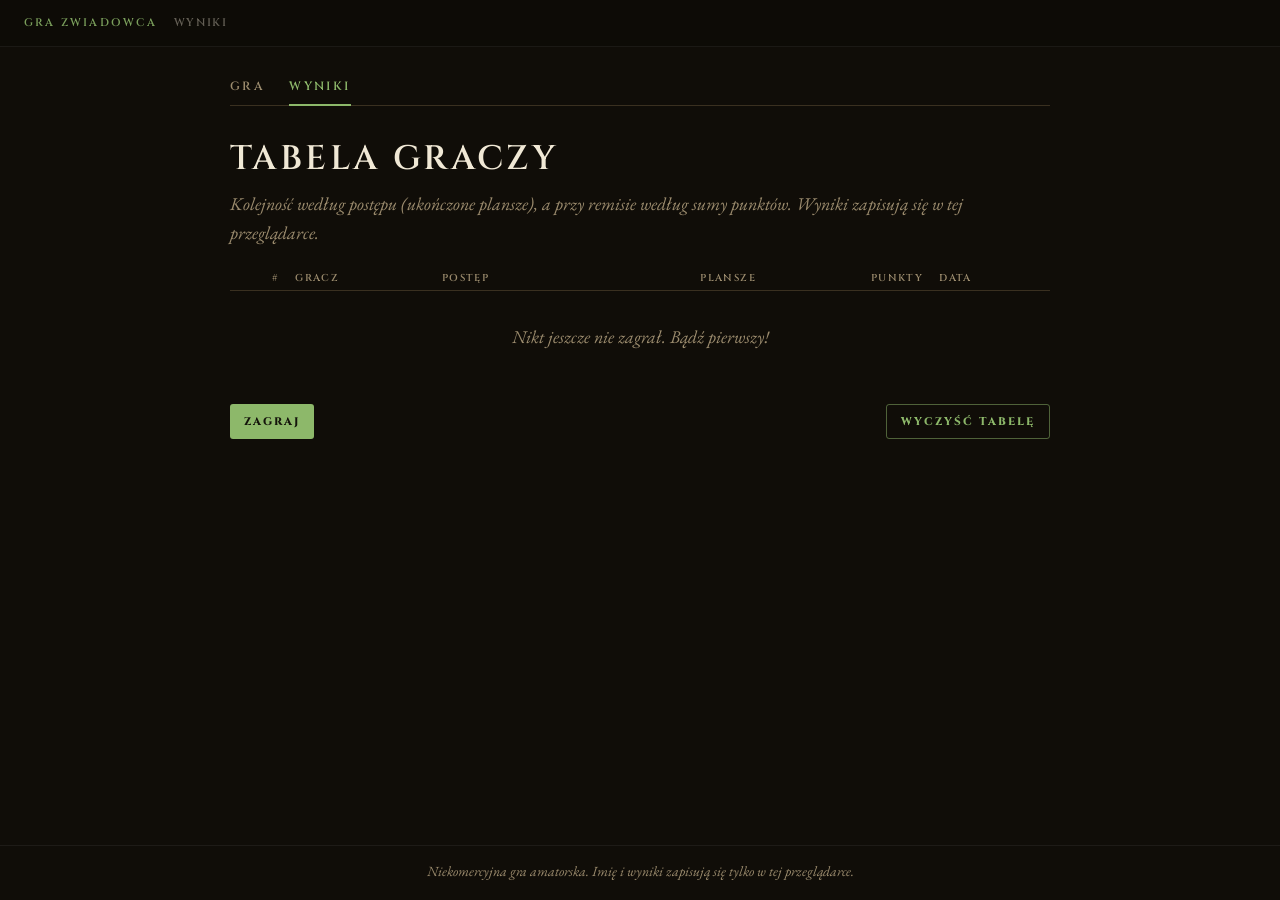
<file: wyniki.html>
<!doctype html>
<html lang="pl">
<head>
<meta charset="utf-8">
<meta name="viewport" content="width=device-width, initial-scale=1, viewport-fit=cover">
<title>Wyniki – Gra Zwiadowca</title>
<meta name="description" content="Tabela wyników gry Zwiadowca: postęp i punkty graczy na strzelnicy w Dębowym Grodzie.">
<link rel="icon" href="favicon.svg" type="image/svg+xml">
<link rel="preload" href="fonts/cinzel-latin.woff2" as="font" type="font/woff2" crossorigin>
<link rel="stylesheet" href="fonts/fonts.css">
<style>
/* Layout: pasek nawigacji, zakładki i tabela wyników */
:root {
  --bg:         #100d08;
  --nav-bg:     #0d0b06;
  --fg:         #f0e8d5;
  --fg-muted:   #9c8c6e;
  --accent:     #8db86a;
  --rule:       #3a3020;
  --ring-gold:  #e9b928;
  --ring-red:   #cf2f2a;
  --ring-blue:  #2b78bd;
  --ring-black: #1d1d1b;
  --ring-white: #efe9da;
  --display:    'Cinzel', Georgia, serif;
  --body:       'EB Garamond', Georgia, serif;
  color-scheme: dark;
}
*, *::before, *::after { box-sizing: border-box; }
body {
  margin: 0;
  min-height: 100vh;
  display: flex;
  flex-direction: column;
  background: var(--bg);
  color: var(--fg);
  font-family: var(--body);
  font-size: 18px;
  line-height: 1.6;
}

.topnav {
  background: var(--nav-bg);
  display: flex;
  align-items: center;
  gap: 16px;
  padding-block: 14px;
  padding-left: max(24px, env(safe-area-inset-left, 0px));
  padding-right: max(24px, env(safe-area-inset-right, 0px));
  border-bottom: 1px solid rgba(255,255,255,.06);
}
.topnav a {
  color: var(--accent);
  text-decoration: none;
  font-family: var(--display);
  font-size: 11px;
  font-weight: 600;
  letter-spacing: .2em;
  text-transform: uppercase;
  display: flex;
  align-items: center;
  gap: 6px;
  opacity: .85;
}
.topnav a:hover, .topnav a:focus-visible { opacity: 1; }
.topnav a:focus-visible { outline: 1px solid var(--accent); outline-offset: 4px; }
.topnav-title {
  color: rgba(240,232,213,.38);
  font-family: var(--display);
  font-size: 11px;
  font-weight: 600;
  letter-spacing: .15em;
  text-transform: uppercase;
}

/* Zakładki podstron gry: Gra / Wyniki */
.subtabs {
  display: flex; gap: 24px;
  width: min(100%, 1100px, max(340px, calc((100vh - 220px) * 1.8636)));
  max-width: 100%;
  border-bottom: 1px solid var(--rule);
}
.subtabs a {
  color: var(--fg-muted); text-decoration: none; font-family: var(--display);
  font-size: 12px; font-weight: 600; letter-spacing: .2em; text-transform: uppercase;
  padding: 6px 0 8px; margin-bottom: -1px; border-bottom: 2px solid transparent;
}
.subtabs a:hover { color: var(--fg); }
.subtabs a[aria-current="page"] { color: var(--accent); border-bottom-color: var(--accent); }

.btn {
  background: var(--accent); color: #14140b; border: 0; border-radius: 3px; cursor: pointer;
  font-family: var(--display); font-size: 11px; font-weight: 800; letter-spacing: .18em;
  text-transform: uppercase; padding: 9px 14px; text-decoration: none; display: inline-block;
}
.btn.ghost { background: none; color: var(--accent); border: 1px solid rgba(141,184,106,.5); }
.btn:focus-visible { outline: 1px solid var(--fg); outline-offset: 3px; }
.scores { width: 100%; border-collapse: collapse; font-variant-numeric: tabular-nums; font-size: clamp(13px, 1.6vw, 16px); }
.scores th {
  font-family: var(--display); font-size: 10px; font-weight: 600; letter-spacing: .14em;
  text-transform: uppercase; color: var(--fg-muted); text-align: left; padding: 4px 8px;
  border-bottom: 1px solid var(--rule);
}
.scores td { padding: 4px 8px; text-align: left; border-bottom: 1px solid rgba(255,255,255,.05); }
.scores .num { text-align: right; }
.scores tr.me td { color: var(--ring-gold); }

@media (max-width: 640px) {
  .topnav { flex-wrap: wrap; }
  .topnav-title { display: none; }
}

.page {
  flex: 1; display: flex; flex-direction: column; align-items: center; gap: 18px;
  padding-block: 24px 40px;
  padding-left: max(16px, env(safe-area-inset-left, 0px));
  padding-right: max(16px, env(safe-area-inset-right, 0px));
}
.subtabs, .board { width: min(100%, 820px); }
.board h1 {
  margin: 8px 0 4px; font-family: var(--display); font-weight: 600;
  font-size: clamp(22px, 4vw, 34px); letter-spacing: .1em; text-transform: uppercase;
}
.board > p { margin: 0 0 18px; color: var(--fg-muted); font-style: italic; }
.table-wrap { overflow-x: auto; }
.scores td:first-child { color: var(--fg-muted); }
.scores tr.top td:first-child { color: var(--ring-gold); }
.empty { color: var(--fg-muted); font-style: italic; text-align: center; padding: 32px 0; }
.board .actions { display: flex; gap: 10px; flex-wrap: wrap; justify-content: space-between; margin-top: 20px; }

.site-footer {
  padding: 14px max(16px, env(safe-area-inset-right, 0px)) 18px max(16px, env(safe-area-inset-left, 0px));
  border-top: 1px solid rgba(255,255,255,.06);
  color: var(--fg-muted); font-size: 14px; font-style: italic; text-align: center;
}
.site-footer p { margin: 0; max-width: 70ch; margin-inline: auto; }
</style>
</head>
<body>

<nav class="topnav">
  <a href="index.html">Gra Zwiadowca</a>
  <span class="topnav-title">Wyniki</span>
</nav>

<main class="page">
  <nav class="subtabs" aria-label="Podstrony gry">
    <a href="index.html">Gra</a>
    <a href="wyniki.html" aria-current="page">Wyniki</a>
  </nav>
  <section class="board">
    <h1>Tabela graczy</h1>
    <p>Kolejność według postępu (ukończone plansze), a przy remisie według sumy punktów. Wyniki zapisują się w tej przeglądarce.</p>
    <div class="table-wrap">
      <table class="scores">
        <thead><tr><th class="num">#</th><th>Gracz</th><th>Postęp</th><th class="num">Plansze</th><th class="num">Punkty</th><th>Data</th></tr></thead>
        <tbody id="body"></tbody>
      </table>
    </div>
    <div class="empty" id="empty" hidden>Nikt jeszcze nie zagrał. Bądź pierwszy!</div>
    <div class="actions">
      <a class="btn" href="index.html">Zagraj</a>
      <button class="btn ghost" type="button" id="clear">Wyczyść tabelę</button>
    </div>
  </section>
</main>

<footer class="site-footer">
  <p>Niekomercyjna gra amatorska. Imię i wyniki zapisują się tylko w tej przeglądarce.</p>
</footer>

<script>
(() => {
const KEY = 'zwiadowcy-wyniki', TOTAL_BOARDS = 48;
const body = document.getElementById('body');

function load() {
  try { const r = JSON.parse(localStorage.getItem(KEY)); return Array.isArray(r) ? r : []; } catch { return []; }
}

function render() {
  const list = load().sort((a, b) => b.boards - a.boards || b.points - a.points || a.date.localeCompare(b.date));
  body.textContent = '';
  document.getElementById('empty').hidden = list.length > 0;
  document.getElementById('clear').hidden = list.length === 0;
  list.forEach((e, i) => {
    const tr = document.createElement('tr');
    if (i < 3) tr.className = 'top';
    const date = new Date(e.date).toLocaleString('pl-PL', { dateStyle: 'short', timeStyle: 'short' });
    const cells = [
      [i + 1, true], [e.name, false],
      [e.won ? 'Ukończona gra' : `Poziom ${e.tier} · plansza ${e.board}`, false],
      [`${e.boards} / ${TOTAL_BOARDS}`, true], [e.points, true], [date, false],
    ];
    for (const [v, num] of cells) {
      const td = document.createElement('td');
      td.textContent = v;
      if (num) td.className = 'num';
      tr.appendChild(td);
    }
    body.appendChild(tr);
  });
}

document.getElementById('clear').addEventListener('click', () => {
  if (!confirm('Usunąć wszystkie wyniki z tabeli?')) return;
  try { localStorage.removeItem(KEY); } catch {}
  render();
});

render();
})();
</script>

</body>
</html>
</file>
<file: fonts/fonts.css>
/* Fonty hostowane lokalnie (SIL Open Font License, patrz OFL-*.txt) */
@font-face {
  font-family: 'Cinzel';
  font-style: normal;
  font-weight: 400 800;
  font-display: swap;
  src: url(cinzel-latin-ext.woff2) format('woff2');
  unicode-range: U+0100-02BA, U+02BD-02C5, U+02C7-02CC, U+02CE-02D7, U+02DD-02FF, U+0304, U+0308, U+0329, U+1D00-1DBF, U+1E00-1E9F, U+1EF2-1EFF, U+2020, U+20A0-20AB, U+20AD-20C4, U+2113, U+2C60-2C7F, U+A720-A7FF;
}
@font-face {
  font-family: 'Cinzel';
  font-style: normal;
  font-weight: 400 800;
  font-display: swap;
  src: url(cinzel-latin.woff2) format('woff2');
  unicode-range: U+0000-00FF, U+0131, U+0152-0153, U+02BB-02BC, U+02C6, U+02DA, U+02DC, U+0304, U+0308, U+0329, U+2000-206F, U+20AC, U+2122, U+2191, U+2193, U+2212, U+2215, U+FEFF, U+FFFD;
}
@font-face {
  font-family: 'EB Garamond';
  font-style: normal;
  font-weight: 400 500;
  font-display: swap;
  src: url(ebgaramond-latin-ext.woff2) format('woff2');
  unicode-range: U+0100-02BA, U+02BD-02C5, U+02C7-02CC, U+02CE-02D7, U+02DD-02FF, U+0304, U+0308, U+0329, U+1D00-1DBF, U+1E00-1E9F, U+1EF2-1EFF, U+2020, U+20A0-20AB, U+20AD-20C4, U+2113, U+2C60-2C7F, U+A720-A7FF;
}
@font-face {
  font-family: 'EB Garamond';
  font-style: normal;
  font-weight: 400 500;
  font-display: swap;
  src: url(ebgaramond-latin.woff2) format('woff2');
  unicode-range: U+0000-00FF, U+0131, U+0152-0153, U+02BB-02BC, U+02C6, U+02DA, U+02DC, U+0304, U+0308, U+0329, U+2000-206F, U+20AC, U+2122, U+2191, U+2193, U+2212, U+2215, U+FEFF, U+FFFD;
}
@font-face {
  font-family: 'EB Garamond';
  font-style: italic;
  font-weight: 400;
  font-display: swap;
  src: url(ebgaramond-italic-latin-ext.woff2) format('woff2');
  unicode-range: U+0100-02BA, U+02BD-02C5, U+02C7-02CC, U+02CE-02D7, U+02DD-02FF, U+0304, U+0308, U+0329, U+1D00-1DBF, U+1E00-1E9F, U+1EF2-1EFF, U+2020, U+20A0-20AB, U+20AD-20C4, U+2113, U+2C60-2C7F, U+A720-A7FF;
}
@font-face {
  font-family: 'EB Garamond';
  font-style: italic;
  font-weight: 400;
  font-display: swap;
  src: url(ebgaramond-italic-latin.woff2) format('woff2');
  unicode-range: U+0000-00FF, U+0131, U+0152-0153, U+02BB-02BC, U+02C6, U+02DA, U+02DC, U+0304, U+0308, U+0329, U+2000-206F, U+20AC, U+2122, U+2191, U+2193, U+2212, U+2215, U+FEFF, U+FFFD;
}
</file>
